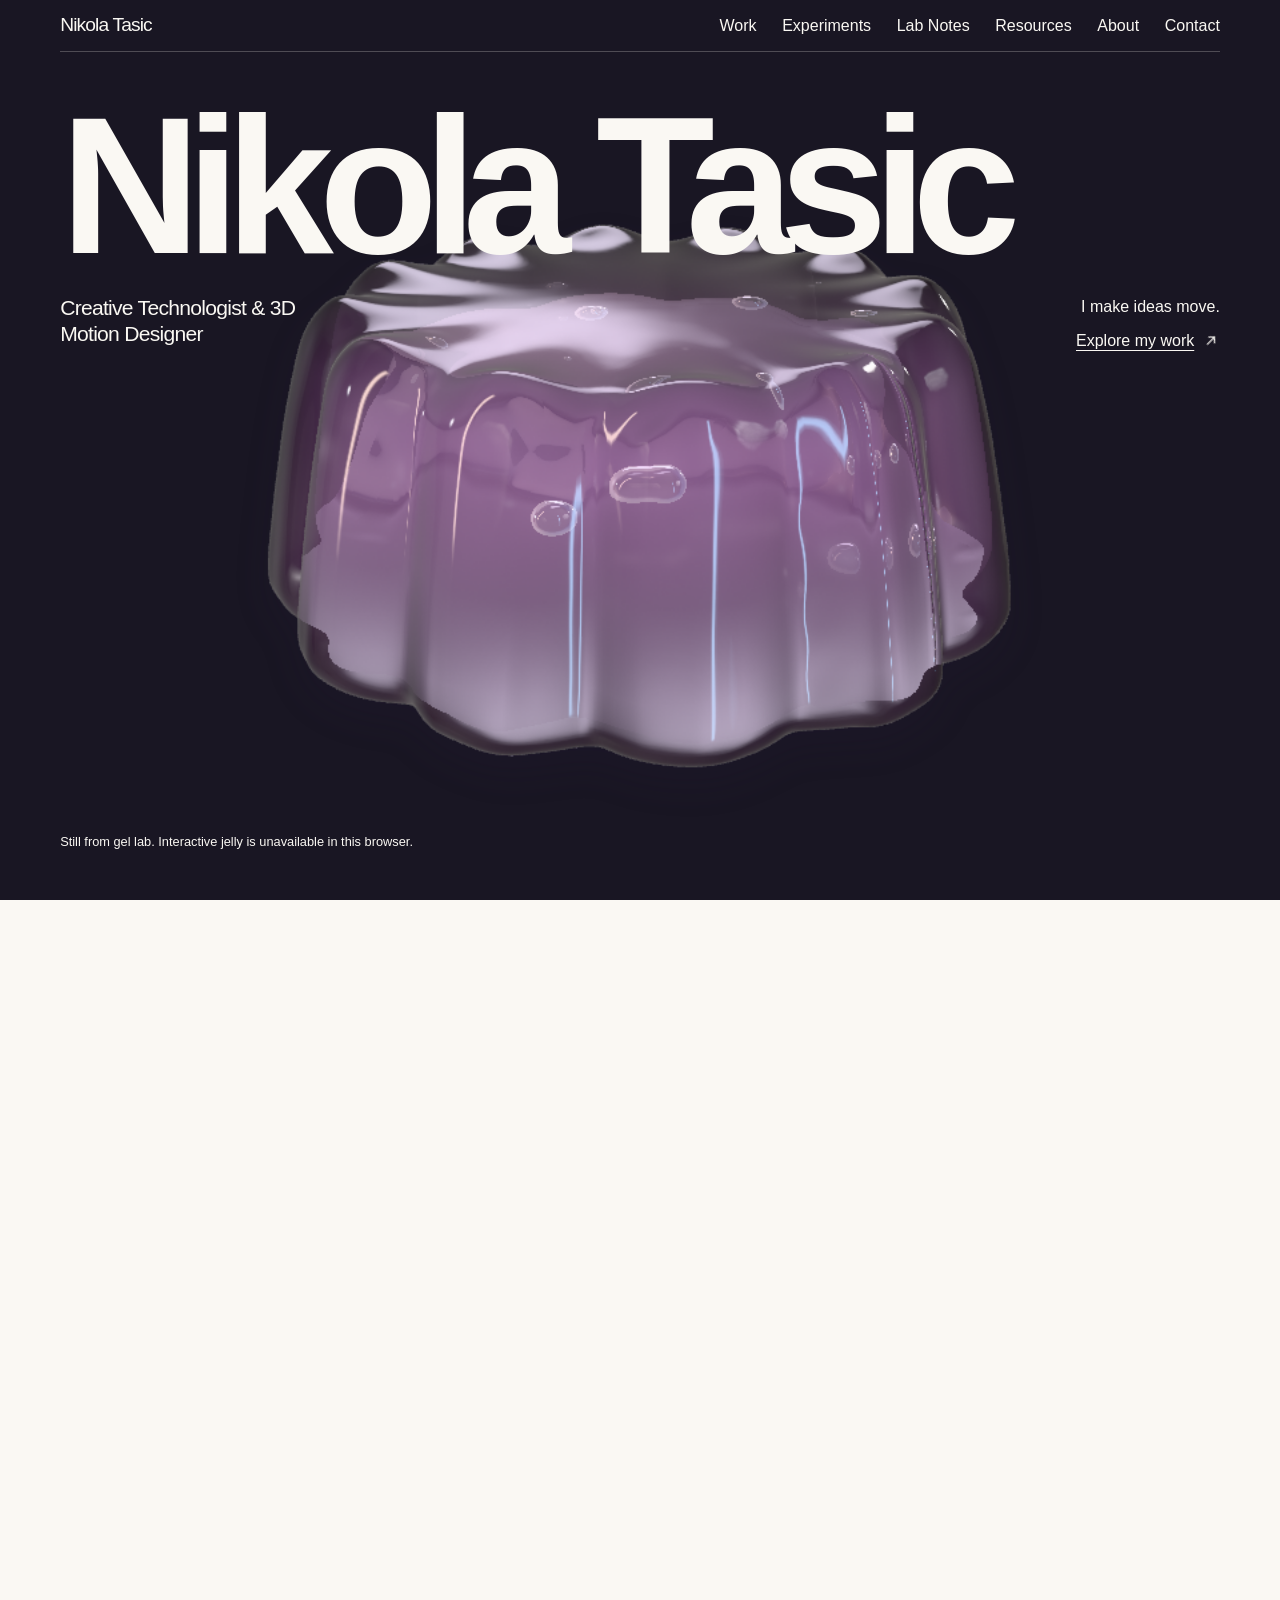
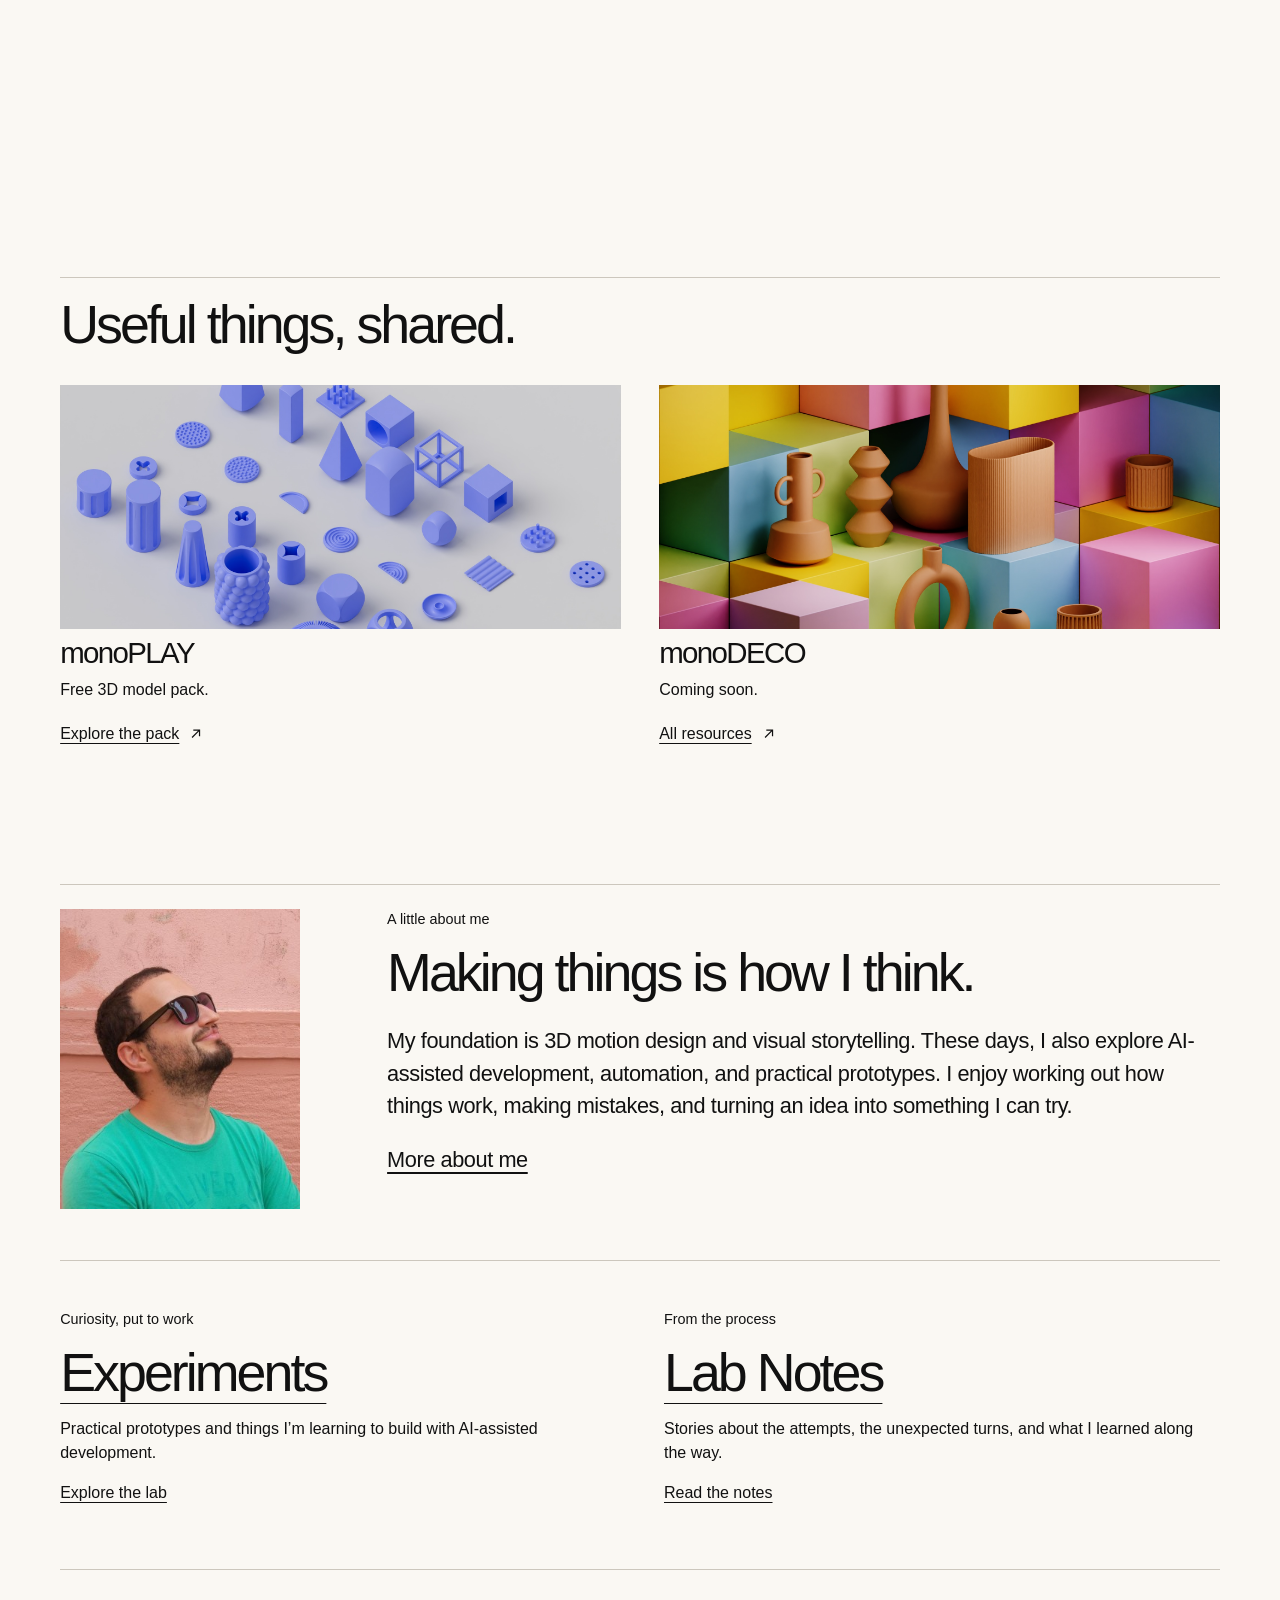
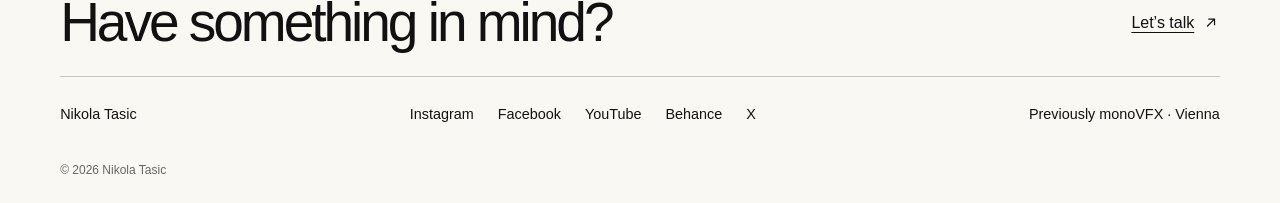
<file: index.html>
<!DOCTYPE html><html lang="en"><head><meta name="robots" content="noindex,nofollow,noarchive"><meta charset="UTF-8"><meta name="viewport" content="width=device-width"><meta name="description" content="Nikola Tasic combines 3D motion design with creative technology, AI-assisted experiments, and useful tools. Previously monoVFX."><meta name="generator" content="Astro v7.1.6"><meta name="theme-color" content="#faf8f3"><link rel="icon" href="/favicon.svg" type="image/svg+xml"><meta property="og:title" content="Nikola Tasic — Creative Technologist &amp; 3D Motion Designer"><meta property="og:description" content="Nikola Tasic combines 3D motion design with creative technology, AI-assisted experiments, and useful tools. Previously monoVFX."><meta property="og:type" content="website"><meta property="og:site_name" content="Nikola Tasic"><meta name="twitter:card" content="summary"><title>Nikola Tasic — Creative Technologist &amp; 3D Motion Designer</title><link rel="stylesheet" href="/_astro/BaseLayout.CbWkrqCH.css"></head><body><a class="skip-link" href="#main-content">Skip to content</a><header class="site-header site-header--overlay"><a class="site-logo" href="/" aria-label="Nikola Tasic home">Nikola Tasic</a><nav class="desktop-nav" aria-label="Primary navigation"><a href="/projects/">Work</a><a href="/experiments/">Experiments</a><a href="/lab-notes/">Lab Notes</a><a href="/free-stuff/">Resources</a><a href="/about/">About</a><a href="/contact/">Contact</a></nav><details class="mobile-nav"><summary><span>Menu</span><span class="mobile-nav__icon" aria-hidden="true"></span></summary><nav aria-label="Mobile navigation"><a href="/projects/">Work</a><a href="/experiments/">Experiments</a><a href="/lab-notes/">Lab Notes</a><a href="/free-stuff/">Resources</a><a href="/about/">About</a><a href="/contact/">Contact</a></nav></details></header><main id="main-content"><section class="hero hero--light hero--jelly-story" aria-label="Introduction and selected work" data-carousel><div class="hero__slides" aria-live="polite"><article class="jelly-story" data-jelly-story data-slide><div class="jelly-story__frame" data-story-frame><div class="jelly-story__backdrop" aria-hidden="true"></div><div class="jelly" data-jelly data-state="waiting" data-shape="fluted" data-color="lilac"><div class="jelly__stage" data-jelly-stage><img class="jelly__poster" src="/jelly/fluted-transparent.png" width="960" height="540" alt="Translucent lilac fluted jelly with air bubbles from my gel lab experiment"><canvas tabindex="0" role="group" aria-label="Interactive jelly. Drag the jelly to stretch; drag the background to rotate. Arrow keys rotate, W wobbles, R resets." aria-describedby="jelly-instructions"></canvas><p class="jelly__caption" aria-hidden="true">Soft studies <span>01 / <span data-jelly-name>Fluted</span></span></p><p class="jelly__hint" id="jelly-instructions">Pull to stretch. Let go to wobble.</p><p class="jelly__loading" data-jelly-loading>Preparing something soft…</p></div><p class="jelly__availability" data-jelly-availability hidden>Still from gel lab. Interactive jelly is unavailable in this browser.</p><div class="jelly__toolbar" data-jelly-toolbar hidden><div class="jelly__shapes" role="group" aria-label="Jelly shape"><span class="jelly__label">Shape</span><div><button type="button" data-jelly-shape="fluted" aria-label="Fluted jelly shape" aria-pressed="true">Fluted</button><button type="button" data-jelly-shape="bloom" aria-label="Bloom jelly shape" aria-pressed="false">Bloom</button><button type="button" data-jelly-shape="dome" aria-label="Dome jelly shape" aria-pressed="false">Dome</button><button type="button" data-jelly-shape="pillow" aria-label="Pillow jelly shape" aria-pressed="false">Pillow</button><button type="button" data-jelly-shape="pebble" aria-label="Pebble jelly shape" aria-pressed="false">Pebble</button><button type="button" data-jelly-shape="twist" aria-label="Twist jelly shape" aria-pressed="false">Twist</button></div></div><div class="jelly__colors" role="group" aria-label="Jelly color"><span class="jelly__label">Color <span data-jelly-color-name>Lilac</span></span><div><button type="button" data-jelly-color="lilac" title="Lilac" aria-label="Lilac jelly color" aria-pressed="true"><span style="--jelly-color:#b49ad8" aria-hidden="true"></span></button><button type="button" data-jelly-color="apricot" title="Apricot" aria-label="Apricot jelly color" aria-pressed="false"><span style="--jelly-color:#f7b58b" aria-hidden="true"></span></button><button type="button" data-jelly-color="mint" title="Mint" aria-label="Mint jelly color" aria-pressed="false"><span style="--jelly-color:#8bd3b0" aria-hidden="true"></span></button><button type="button" data-jelly-color="rose" title="Rose" aria-label="Rose jelly color" aria-pressed="false"><span style="--jelly-color:#e999b3" aria-hidden="true"></span></button><button type="button" data-jelly-color="cobalt" title="Cobalt" aria-label="Cobalt jelly color" aria-pressed="false"><span style="--jelly-color:#7699ed" aria-hidden="true"></span></button><button type="button" data-jelly-color="amber" title="Amber" aria-label="Amber jelly color" aria-pressed="false"><span style="--jelly-color:#e7bd66" aria-hidden="true"></span></button><button type="button" data-jelly-color="aqua" title="Aqua" aria-label="Aqua jelly color" aria-pressed="false"><span style="--jelly-color:#76cdd7" aria-hidden="true"></span></button><button type="button" data-jelly-color="pearl" title="Pearl" aria-label="Pearl jelly color" aria-pressed="false"><span style="--jelly-color:#e4ddd2" aria-hidden="true"></span></button></div></div><div class="jelly__actions" role="group" aria-label="Jelly movement"><button type="button" data-jelly-wobble>Wobble <span aria-hidden="true">↝</span></button><button type="button" data-jelly-reset>Reset</button></div></div><p class="visually-hidden" role="status" aria-live="polite" data-jelly-status>Loading the interactive jelly study.</p><noscript><p class="jelly__fallback-note">A still from my gel lab. Enable JavaScript to play with the jelly.</p></noscript></div><script type="module" src="/_astro/HeroJelly.astro_astro_type_script_index_0_lang.Cu_e0qeb.js"></script><div class="jelly-story__opening" data-story-opening><h1>Nikola Tasic</h1><div class="jelly-story__introduction"><p>Creative Technologist &amp; 3D Motion Designer</p><div><p>I make ideas move.</p><a class="button-link button-link--text" href="/projects/"><span>Explore my work</span><svg aria-hidden="true" viewBox="0 0 20 20"><path d="M4 10h11M11 5l5 5-5 5"></path></svg></a></div></div></div><p class="jelly-story__cue" aria-hidden="true">Pull to stretch <span>Scroll to explore ↓</span></p><div class="jelly-story__dock" data-story-dock aria-hidden="true"></div><div class="jelly-story__description" data-story-description id="jelly-experiment"><p class="eyebrow">01 / Selected experiment</p><h2>gel lab.</h2><p class="jelly-story__body">A browser experiment in soft-body physics, translucent materials and light. Pull the surface and let it settle. Six shapes, eight colors, and a little room to play.</p><p class="jelly-story__details">6 shapes <span>8 colors</span> <span>Made to be played with</span></p></div></div></article><script type="module">var e=e=>Math.max(0,Math.min(1,e)),t=(e,t,n)=>e+(t-e)*n;function n(){document.querySelectorAll(`[data-jelly-story]`).forEach(n=>{let r=n.querySelector(`[data-story-frame]`),i=n.querySelector(`[data-story-dock]`),a=n.querySelector(`[data-story-opening]`),o=n.querySelector(`[data-story-description]`),s=n.querySelector(`[data-jelly-toolbar]`);if(!r||!i||!a||!o||!s)return;let c=matchMedia(`(prefers-reduced-motion: reduce)`),l=new AbortController,u=0,d=()=>{u=0;let l=!c.matches;if(n.dataset.scrollStory=l?`on`:`off`,!l){n.removeAttribute(`style`),a.inert=!1,o.inert=!1,s.inert=!1,n.dataset.progress=`0.000`;return}let d=r.clientWidth,f=r.clientHeight;if(!d||!f)return;let p=e(-n.getBoundingClientRect().top/Math.max(1,n.offsetHeight-f)),m=p*p*(3-2*p),h=i.getBoundingClientRect(),g=r.getBoundingClientRect(),_=h.width/d,v=Math.max(0,(f-h.height/_)/2),y=Math.min(h.height,f*_),b=h.left-g.left,x=h.top-g.top+(h.height-y)/2-v*_;n.style.setProperty(`--story-x`,`${b*m}px`);let S=Math.sin(Math.PI*p)*f*.14;n.style.setProperty(`--story-y`,`${x*m+S}px`),n.style.setProperty(`--story-backdrop-y`,`${-f*p*1.1}px`),n.style.setProperty(`--story-backdrop-opacity`,String(1-e((p-.9)/.1))),n.style.setProperty(`--story-scale`,String(t(1,_,m))),n.style.setProperty(`--story-crop`,`${v*m}px`),n.style.setProperty(`--story-opening`,String(e(1-p*3))),n.style.setProperty(`--story-copy`,String(e((p-.76)/.2)));let C=p<.2?1-p/.2:e((p-.78)/.22);n.style.setProperty(`--story-controls`,String(C)),n.style.setProperty(`--story-ui`,p>.7?`#111111`:`#faf8f3`);let w=Math.max(0,h.left-g.left),T=d-2*w;n.style.setProperty(`--story-controls-x`,`${w}px`),n.style.setProperty(`--story-controls-width`,`${t(T,h.width,m)}px`);let E=s.offsetHeight||72,D=h.top-g.top+y+14;n.style.setProperty(`--story-controls-y`,`${t(f-E-20,D,m)}px`),n.style.setProperty(`--story-note-y`,`${t(f-80,D,m)}px`),a.inert=p>.28,o.inert=p<.94,s.inert=C<.15,n.dataset.progress=p.toFixed(3)},f=()=>{u||=requestAnimationFrame(d)};addEventListener(`scroll`,f,{passive:!0,signal:l.signal}),addEventListener(`resize`,f,{passive:!0,signal:l.signal}),c.addEventListener(`change`,f,{signal:l.signal});let p=new ResizeObserver(f);p.observe(s),p.observe(r),addEventListener(`pagehide`,()=>{cancelAnimationFrame(u),p.disconnect(),l.abort()},{once:!0}),d()})}n();</script></div></section><script type="module">document.querySelectorAll(`[data-carousel]`).forEach(e=>{let t=[...e.querySelectorAll(`[data-slide]`)],n=e.querySelector(`[data-current]`),r=0,i=e=>{r=(e+t.length)%t.length,t.forEach((e,t)=>{e.hidden=t!==r}),n&&(n.textContent=String(r+1))};e.querySelector(`[data-prev]`)?.addEventListener(`click`,()=>i(r-1)),e.querySelector(`[data-next]`)?.addEventListener(`click`,()=>i(r+1))});</script><section class="section-frame section-frame--standard surface-default modular-grid-section" aria-labelledby="grid-useful-things-shared-"><div class="section-inner section-inner--wide"><header class="section-heading reveal"><div><h2 id="grid-useful-things-shared-">Useful things, shared.</h2></div></header><div class="modular-grid modular-grid--two_equal"><div class="modular-grid__column reveal" data-column="1"><figure class="module module-image ratio-landscape"><img src="/uploads/monovfx/monoplay-index.jpg" alt="Blue monoPLAY 3D objects arranged on a light background" loading="lazy" decoding="async"></figure><div class="module module-heading align-left"><h3>monoPLAY</h3></div><div class="module rich-text"><p>Free 3D model pack.</p>
</div><div class="module module-button"><a class="button-link button-link--text" href="/monoplay/"><span>Explore the pack</span><svg aria-hidden="true" viewBox="0 0 20 20"><path d="M4 10h11M11 5l5 5-5 5"></path></svg></a></div></div><div class="modular-grid__column reveal" data-column="2"><figure class="module module-image ratio-landscape"><img src="/uploads/monovfx/monodeco-hero.jpg" alt="Colorful monoDECO vessels arranged on geometric blocks" loading="lazy" decoding="async"></figure><div class="module module-heading align-left"><h3>monoDECO</h3></div><div class="module rich-text"><p>Coming soon.</p>
</div><div class="module module-button"><a class="button-link button-link--text" href="/free-stuff/"><span>All resources</span><svg aria-hidden="true" viewBox="0 0 20 20"><path d="M4 10h11M11 5l5 5-5 5"></path></svg></a></div></div></div></div></section><section class="section-frame section-frame--small surface-default text-image text-image--left" aria-labelledby="text-image-making-things-is-how-i-think-"><div class="section-inner section-inner--wide"><div class="text-image__media reveal"><img src="/uploads/monovfx/nikola-tasic.jpg" alt="Nikola Tasic in sunglasses and a green shirt" loading="lazy" decoding="async"></div><div class="text-image__copy reveal"><p class="eyebrow">A little about me</p><h2 id="text-image-making-things-is-how-i-think-">Making things is how I think.</h2><div class="rich-text rich-text--large"><p>My foundation is 3D motion design and visual storytelling. These days, I also explore AI-assisted development, automation, and practical prototypes. I enjoy working out how things work, making mistakes, and turning an idea into something I can try.</p>
<p><a href="/about/">More about me</a></p>
</div></div></div></section><section class="home-lab" aria-label="Experiments and writing"><div><p class="eyebrow">Curiosity, put to work</p><h2><a href="/experiments/">Experiments</a></h2><p>Practical prototypes and things I’m learning to build with AI-assisted development.</p><a class="text-link" href="/experiments/">Explore the lab</a></div><div><p class="eyebrow">From the process</p><h2><a href="/lab-notes/">Lab Notes</a></h2><p>Stories about the attempts, the unexpected turns, and what I learned along the way.</p><a class="text-link" href="/lab-notes/">Read the notes</a></div></section></main><footer class="site-footer"><div class="site-footer__invitation"><h2>Have something in mind?</h2><a class="button-link button-link--text" href="/contact/"><span>Let’s talk</span><svg aria-hidden="true" viewBox="0 0 20 20"><path d="M4 10h11M11 5l5 5-5 5"></path></svg></a></div><div class="site-footer__main"><a class="site-footer__mark" href="/">Nikola Tasic</a><nav class="social-links social-links--compact" aria-label="Social media"><a href="https://www.instagram.com/monovfx/" target="_blank" rel="noreferrer" aria-label="Instagram" title="Instagram"><svg viewBox="0 0 24 24" aria-hidden="true"><path d="M7.0301.084c-1.2768.0602-2.1487.264-2.911.5634-.7888.3075-1.4575.72-2.1228 1.3877-.6652.6677-1.075 1.3368-1.3802 2.127-.2954.7638-.4956 1.6365-.552 2.914-.0564 1.2775-.0689 1.6882-.0626 4.947.0062 3.2586.0206 3.6671.0825 4.9473.061 1.2765.264 2.1482.5635 2.9107.308.7889.72 1.4573 1.388 2.1228.6679.6655 1.3365 1.0743 2.1285 1.38.7632.295 1.6361.4961 2.9134.552 1.2773.056 1.6884.069 4.9462.0627 3.2578-.0062 3.668-.0207 4.9478-.0814 1.28-.0607 2.147-.2652 2.9098-.5633.7889-.3086 1.4578-.72 2.1228-1.3881.665-.6682 1.0745-1.3378 1.3795-2.1284.2957-.7632.4966-1.636.552-2.9124.056-1.2809.0692-1.6898.063-4.948-.0063-3.2583-.021-3.6668-.0817-4.9465-.0607-1.2797-.264-2.1487-.5633-2.9117-.3084-.7889-.72-1.4568-1.3876-2.1228C21.2982 1.33 20.628.9208 19.8378.6165 19.074.321 18.2017.1197 16.9244.0645 15.6471.0093 15.236-.005 11.977.0014 8.718.0076 8.31.0215 7.0301.0839m.1402 21.6932c-1.17-.0509-1.8053-.2453-2.2287-.408-.5606-.216-.96-.4771-1.3819-.895-.422-.4178-.6811-.8186-.9-1.378-.1644-.4234-.3624-1.058-.4171-2.228-.0595-1.2645-.072-1.6442-.079-4.848-.007-3.2037.0053-3.583.0607-4.848.05-1.169.2456-1.805.408-2.2282.216-.5613.4762-.96.895-1.3816.4188-.4217.8184-.6814 1.3783-.9003.423-.1651 1.0575-.3614 2.227-.4171 1.2655-.06 1.6447-.072 4.848-.079 3.2033-.007 3.5835.005 4.8495.0608 1.169.0508 1.8053.2445 2.228.408.5608.216.96.4754 1.3816.895.4217.4194.6816.8176.9005 1.3787.1653.4217.3617 1.056.4169 2.2263.0602 1.2655.0739 1.645.0796 4.848.0058 3.203-.0055 3.5834-.061 4.848-.051 1.17-.245 1.8055-.408 2.2294-.216.5604-.4763.96-.8954 1.3814-.419.4215-.8181.6811-1.3783.9-.4224.1649-1.0577.3617-2.2262.4174-1.2656.0595-1.6448.072-4.8493.079-3.2045.007-3.5825-.006-4.848-.0608M16.953 5.5864A1.44 1.44 0 1 0 18.39 4.144a1.44 1.44 0 0 0-1.437 1.4424M5.8385 12.012c.0067 3.4032 2.7706 6.1557 6.173 6.1493 3.4026-.0065 6.157-2.7701 6.1506-6.1733-.0065-3.4032-2.771-6.1565-6.174-6.1498-3.403.0067-6.156 2.771-6.1496 6.1738M8 12.0077a4 4 0 1 1 4.008 3.9921A3.9996 3.9996 0 0 1 8 12.0077"></path></svg><span>Instagram</span></a><a href="https://www.facebook.com/monovfx/" target="_blank" rel="noreferrer" aria-label="Facebook" title="Facebook"><svg viewBox="0 0 24 24" aria-hidden="true"><path d="M9.101 23.691v-7.98H6.627v-3.667h2.474v-1.58c0-4.085 1.848-5.978 5.858-5.978.401 0 .955.042 1.468.103a8.68 8.68 0 0 1 1.141.195v3.325a8.623 8.623 0 0 0-.653-.036 26.805 26.805 0 0 0-.733-.009c-.707 0-1.259.096-1.675.309a1.686 1.686 0 0 0-.679.622c-.258.42-.374.995-.374 1.752v1.297h3.919l-.386 2.103-.287 1.564h-3.246v8.245C19.396 23.238 24 18.179 24 12.044c0-6.627-5.373-12-12-12s-12 5.373-12 12c0 5.628 3.874 10.35 9.101 11.647Z"></path></svg><span>Facebook</span></a><a href="https://www.youtube.com/user/monovfx/" target="_blank" rel="noreferrer" aria-label="YouTube" title="YouTube"><svg viewBox="0 0 24 24" aria-hidden="true"><path d="M23.498 6.186a3.016 3.016 0 0 0-2.122-2.136C19.505 3.545 12 3.545 12 3.545s-7.505 0-9.377.505A3.017 3.017 0 0 0 .502 6.186C0 8.07 0 12 0 12s0 3.93.502 5.814a3.016 3.016 0 0 0 2.122 2.136c1.871.505 9.376.505 9.376.505s7.505 0 9.377-.505a3.015 3.015 0 0 0 2.122-2.136C24 15.93 24 12 24 12s0-3.93-.502-5.814zM9.545 15.568V8.432L15.818 12l-6.273 3.568z"></path></svg><span>YouTube</span></a><a href="https://www.behance.net/monovfx" target="_blank" rel="noreferrer" aria-label="Behance" title="Behance"><svg viewBox="0 0 24 24" aria-hidden="true"><path d="M16.969 16.927a2.561 2.561 0 0 0 1.901.677 2.501 2.501 0 0 0 1.531-.475c.362-.235.636-.584.779-.99h2.585a5.091 5.091 0 0 1-1.9 2.896 5.292 5.292 0 0 1-3.091.88 5.839 5.839 0 0 1-2.284-.433 4.871 4.871 0 0 1-1.723-1.211 5.657 5.657 0 0 1-1.08-1.874 7.057 7.057 0 0 1-.383-2.393c-.005-.8.129-1.595.396-2.349a5.313 5.313 0 0 1 5.088-3.604 4.87 4.87 0 0 1 2.376.563c.661.362 1.231.87 1.668 1.485a6.2 6.2 0 0 1 .943 2.133c.194.821.263 1.666.205 2.508h-7.699c-.063.79.184 1.574.688 2.187ZM6.947 4.084a8.065 8.065 0 0 1 1.928.198 4.29 4.29 0 0 1 1.49.638c.418.303.748.711.958 1.182.241.579.357 1.203.341 1.83a3.506 3.506 0 0 1-.506 1.961 3.726 3.726 0 0 1-1.503 1.287 3.588 3.588 0 0 1 2.027 1.437c.464.747.697 1.615.67 2.494a4.593 4.593 0 0 1-.423 2.032 3.945 3.945 0 0 1-1.163 1.413 5.114 5.114 0 0 1-1.683.807 7.135 7.135 0 0 1-1.928.259H0V4.084h6.947Zm-.235 12.9c.308.004.616-.029.916-.099a2.18 2.18 0 0 0 .766-.332c.228-.158.411-.371.534-.619.142-.317.208-.663.191-1.009a2.08 2.08 0 0 0-.642-1.715 2.618 2.618 0 0 0-1.696-.505h-3.54v4.279h3.471Zm13.635-5.967a2.13 2.13 0 0 0-1.654-.619 2.336 2.336 0 0 0-1.163.259 2.474 2.474 0 0 0-.738.62 2.359 2.359 0 0 0-.396.792c-.074.239-.12.485-.137.734h4.769a3.239 3.239 0 0 0-.679-1.785l-.002-.001Zm-13.813-.648a2.254 2.254 0 0 0 1.423-.433c.399-.355.607-.88.56-1.413a1.916 1.916 0 0 0-.178-.891 1.298 1.298 0 0 0-.495-.533 1.851 1.851 0 0 0-.711-.274 3.966 3.966 0 0 0-.835-.073H3.241v3.631h3.293v-.014ZM21.62 5.122h-5.976v1.527h5.976V5.122Z"></path></svg><span>Behance</span></a><a href="https://twitter.com/monovfx" target="_blank" rel="noreferrer" aria-label="X" title="X"><svg viewBox="0 0 24 24" aria-hidden="true"><path d="M14.234 10.162 22.977 0h-2.072l-7.591 8.824L7.251 0H.258l9.168 13.343L.258 24H2.33l8.016-9.318L16.749 24h6.993zm-2.837 3.299-.929-1.329L3.076 1.56h3.182l5.965 8.532.929 1.329 7.754 11.09h-3.182z"></path></svg><span>X</span></a></nav><p>Previously monoVFX · Vienna</p></div><p class="site-footer__credit">© 2026 Nikola Tasic</p></footer><script type="module">var e=window.matchMedia(`(prefers-reduced-motion: reduce)`).matches,t=[...document.querySelectorAll(`.reveal`)];if(e)t.forEach(e=>e.classList.add(`is-visible`));else{let e=new IntersectionObserver(t=>{t.forEach(t=>{t.isIntersecting&&(t.target.classList.add(`is-visible`),e.unobserve(t.target))})},{rootMargin:`0px 0px -8% 0px`,threshold:.12});t.forEach(t=>e.observe(t))}</script></body></html>
</file>
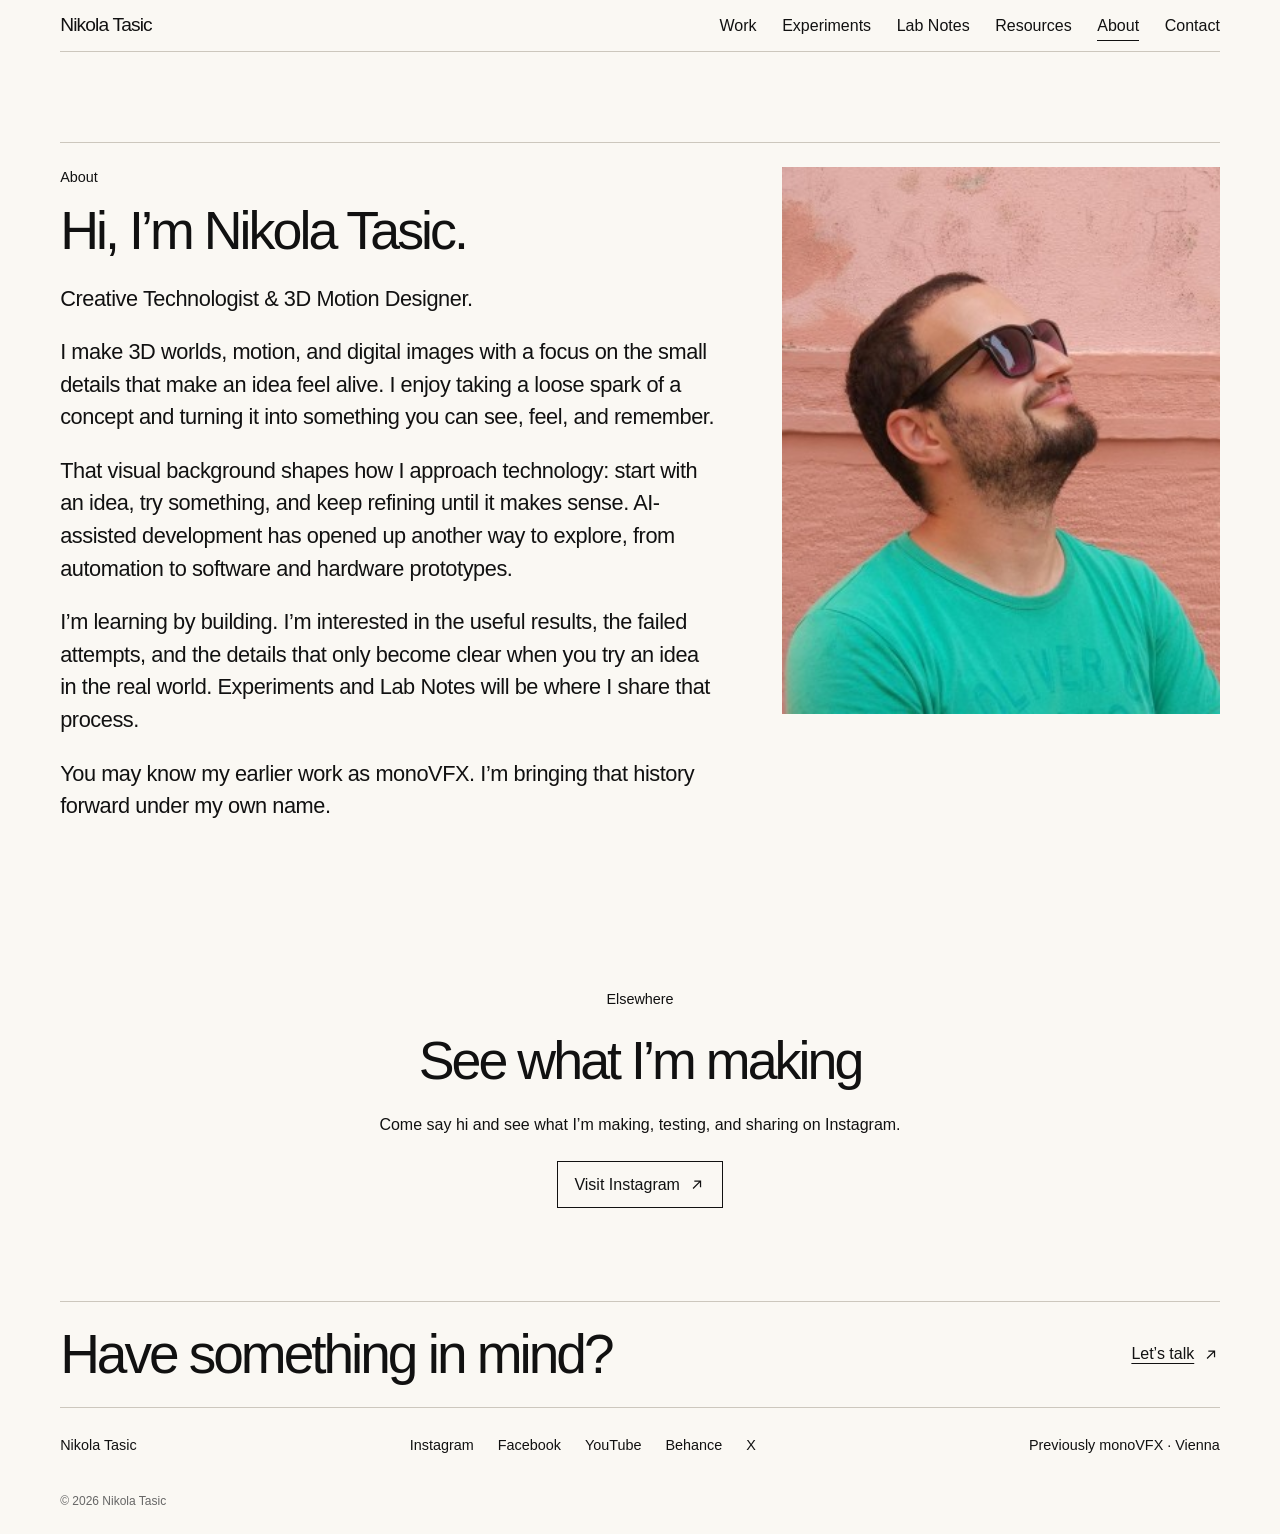
<file: about/index.html>
<!DOCTYPE html><html lang="en"><head><meta name="robots" content="noindex,nofollow,noarchive"><meta charset="UTF-8"><meta name="viewport" content="width=device-width"><meta name="description" content="Meet Nikola Tasic, a creative technologist and 3D motion designer exploring useful tools and AI-assisted experiments. Previously monoVFX."><meta name="generator" content="Astro v7.1.6"><meta name="theme-color" content="#faf8f3"><link rel="icon" href="/favicon.svg" type="image/svg+xml"><meta property="og:title" content="About — Nikola Tasic"><meta property="og:description" content="Meet Nikola Tasic, a creative technologist and 3D motion designer exploring useful tools and AI-assisted experiments. Previously monoVFX."><meta property="og:type" content="website"><meta property="og:site_name" content="Nikola Tasic"><meta name="twitter:card" content="summary"><title>About — Nikola Tasic</title><link rel="stylesheet" href="/_astro/BaseLayout.CbWkrqCH.css"></head><body><a class="skip-link" href="#main-content">Skip to content</a><header class="site-header"><a class="site-logo" href="/" aria-label="Nikola Tasic home">Nikola Tasic</a><nav class="desktop-nav" aria-label="Primary navigation"><a href="/projects/">Work</a><a href="/experiments/">Experiments</a><a href="/lab-notes/">Lab Notes</a><a href="/free-stuff/">Resources</a><a href="/about/" aria-current="page">About</a><a href="/contact/">Contact</a></nav><details class="mobile-nav"><summary><span>Menu</span><span class="mobile-nav__icon" aria-hidden="true"></span></summary><nav aria-label="Mobile navigation"><a href="/projects/">Work</a><a href="/experiments/">Experiments</a><a href="/lab-notes/">Lab Notes</a><a href="/free-stuff/">Resources</a><a href="/about/" aria-current="page">About</a><a href="/contact/">Contact</a></nav></details></header><main id="main-content"><h1 class="visually-hidden">About</h1><section class="section-frame section-frame--large surface-default text-image text-image--right" aria-labelledby="text-image-hi-i-m-nikola-tasic-"><div class="section-inner section-inner--contained"><div class="text-image__media reveal"><img src="/uploads/monovfx/nikola-tasic.jpg" alt="Portrait of Nikola Tasic" loading="lazy" decoding="async"></div><div class="text-image__copy reveal"><p class="eyebrow">About</p><h2 id="text-image-hi-i-m-nikola-tasic-">Hi, I’m Nikola Tasic.</h2><div class="rich-text rich-text--large"><p><strong>Creative Technologist &amp; 3D Motion Designer.</strong></p>
<p>I make 3D worlds, motion, and digital images with a focus on the small details that make an idea feel alive. I enjoy taking a loose spark of a concept and turning it into something you can see, feel, and remember.</p>
<p>That visual background shapes how I approach technology: start with an idea, try something, and keep refining until it makes sense. AI-assisted development has opened up another way to explore, from automation to software and hardware prototypes.</p>
<p>I’m learning by building. I’m interested in the useful results, the failed attempts, and the details that only become clear when you try an idea in the real world. Experiments and Lab Notes will be where I share that process.</p>
<p>You may know my earlier work as monoVFX. I’m bringing that history forward under my own name.</p>
</div></div></div></section><section class="section-frame section-frame--standard surface-default cta-section align-center" aria-labelledby="cta-see-what-i-m-making"><div class="section-inner section-inner--contained"><div class="cta-section__content reveal"><p class="eyebrow">Elsewhere</p><h2 id="cta-see-what-i-m-making">See what I’m making</h2><p>Come say hi and see what I’m making, testing, and sharing on Instagram.</p><a class="button-link button-link--primary" href="https://www.instagram.com/monovfx/" target="_blank" rel="noreferrer"><span>Visit Instagram</span><svg aria-hidden="true" viewBox="0 0 20 20"><path d="M4 10h11M11 5l5 5-5 5"></path></svg></a></div></div></section></main><footer class="site-footer"><div class="site-footer__invitation"><h2>Have something in mind?</h2><a class="button-link button-link--text" href="/contact/"><span>Let’s talk</span><svg aria-hidden="true" viewBox="0 0 20 20"><path d="M4 10h11M11 5l5 5-5 5"></path></svg></a></div><div class="site-footer__main"><a class="site-footer__mark" href="/">Nikola Tasic</a><nav class="social-links social-links--compact" aria-label="Social media"><a href="https://www.instagram.com/monovfx/" target="_blank" rel="noreferrer" aria-label="Instagram" title="Instagram"><svg viewBox="0 0 24 24" aria-hidden="true"><path d="M7.0301.084c-1.2768.0602-2.1487.264-2.911.5634-.7888.3075-1.4575.72-2.1228 1.3877-.6652.6677-1.075 1.3368-1.3802 2.127-.2954.7638-.4956 1.6365-.552 2.914-.0564 1.2775-.0689 1.6882-.0626 4.947.0062 3.2586.0206 3.6671.0825 4.9473.061 1.2765.264 2.1482.5635 2.9107.308.7889.72 1.4573 1.388 2.1228.6679.6655 1.3365 1.0743 2.1285 1.38.7632.295 1.6361.4961 2.9134.552 1.2773.056 1.6884.069 4.9462.0627 3.2578-.0062 3.668-.0207 4.9478-.0814 1.28-.0607 2.147-.2652 2.9098-.5633.7889-.3086 1.4578-.72 2.1228-1.3881.665-.6682 1.0745-1.3378 1.3795-2.1284.2957-.7632.4966-1.636.552-2.9124.056-1.2809.0692-1.6898.063-4.948-.0063-3.2583-.021-3.6668-.0817-4.9465-.0607-1.2797-.264-2.1487-.5633-2.9117-.3084-.7889-.72-1.4568-1.3876-2.1228C21.2982 1.33 20.628.9208 19.8378.6165 19.074.321 18.2017.1197 16.9244.0645 15.6471.0093 15.236-.005 11.977.0014 8.718.0076 8.31.0215 7.0301.0839m.1402 21.6932c-1.17-.0509-1.8053-.2453-2.2287-.408-.5606-.216-.96-.4771-1.3819-.895-.422-.4178-.6811-.8186-.9-1.378-.1644-.4234-.3624-1.058-.4171-2.228-.0595-1.2645-.072-1.6442-.079-4.848-.007-3.2037.0053-3.583.0607-4.848.05-1.169.2456-1.805.408-2.2282.216-.5613.4762-.96.895-1.3816.4188-.4217.8184-.6814 1.3783-.9003.423-.1651 1.0575-.3614 2.227-.4171 1.2655-.06 1.6447-.072 4.848-.079 3.2033-.007 3.5835.005 4.8495.0608 1.169.0508 1.8053.2445 2.228.408.5608.216.96.4754 1.3816.895.4217.4194.6816.8176.9005 1.3787.1653.4217.3617 1.056.4169 2.2263.0602 1.2655.0739 1.645.0796 4.848.0058 3.203-.0055 3.5834-.061 4.848-.051 1.17-.245 1.8055-.408 2.2294-.216.5604-.4763.96-.8954 1.3814-.419.4215-.8181.6811-1.3783.9-.4224.1649-1.0577.3617-2.2262.4174-1.2656.0595-1.6448.072-4.8493.079-3.2045.007-3.5825-.006-4.848-.0608M16.953 5.5864A1.44 1.44 0 1 0 18.39 4.144a1.44 1.44 0 0 0-1.437 1.4424M5.8385 12.012c.0067 3.4032 2.7706 6.1557 6.173 6.1493 3.4026-.0065 6.157-2.7701 6.1506-6.1733-.0065-3.4032-2.771-6.1565-6.174-6.1498-3.403.0067-6.156 2.771-6.1496 6.1738M8 12.0077a4 4 0 1 1 4.008 3.9921A3.9996 3.9996 0 0 1 8 12.0077"></path></svg><span>Instagram</span></a><a href="https://www.facebook.com/monovfx/" target="_blank" rel="noreferrer" aria-label="Facebook" title="Facebook"><svg viewBox="0 0 24 24" aria-hidden="true"><path d="M9.101 23.691v-7.98H6.627v-3.667h2.474v-1.58c0-4.085 1.848-5.978 5.858-5.978.401 0 .955.042 1.468.103a8.68 8.68 0 0 1 1.141.195v3.325a8.623 8.623 0 0 0-.653-.036 26.805 26.805 0 0 0-.733-.009c-.707 0-1.259.096-1.675.309a1.686 1.686 0 0 0-.679.622c-.258.42-.374.995-.374 1.752v1.297h3.919l-.386 2.103-.287 1.564h-3.246v8.245C19.396 23.238 24 18.179 24 12.044c0-6.627-5.373-12-12-12s-12 5.373-12 12c0 5.628 3.874 10.35 9.101 11.647Z"></path></svg><span>Facebook</span></a><a href="https://www.youtube.com/user/monovfx/" target="_blank" rel="noreferrer" aria-label="YouTube" title="YouTube"><svg viewBox="0 0 24 24" aria-hidden="true"><path d="M23.498 6.186a3.016 3.016 0 0 0-2.122-2.136C19.505 3.545 12 3.545 12 3.545s-7.505 0-9.377.505A3.017 3.017 0 0 0 .502 6.186C0 8.07 0 12 0 12s0 3.93.502 5.814a3.016 3.016 0 0 0 2.122 2.136c1.871.505 9.376.505 9.376.505s7.505 0 9.377-.505a3.015 3.015 0 0 0 2.122-2.136C24 15.93 24 12 24 12s0-3.93-.502-5.814zM9.545 15.568V8.432L15.818 12l-6.273 3.568z"></path></svg><span>YouTube</span></a><a href="https://www.behance.net/monovfx" target="_blank" rel="noreferrer" aria-label="Behance" title="Behance"><svg viewBox="0 0 24 24" aria-hidden="true"><path d="M16.969 16.927a2.561 2.561 0 0 0 1.901.677 2.501 2.501 0 0 0 1.531-.475c.362-.235.636-.584.779-.99h2.585a5.091 5.091 0 0 1-1.9 2.896 5.292 5.292 0 0 1-3.091.88 5.839 5.839 0 0 1-2.284-.433 4.871 4.871 0 0 1-1.723-1.211 5.657 5.657 0 0 1-1.08-1.874 7.057 7.057 0 0 1-.383-2.393c-.005-.8.129-1.595.396-2.349a5.313 5.313 0 0 1 5.088-3.604 4.87 4.87 0 0 1 2.376.563c.661.362 1.231.87 1.668 1.485a6.2 6.2 0 0 1 .943 2.133c.194.821.263 1.666.205 2.508h-7.699c-.063.79.184 1.574.688 2.187ZM6.947 4.084a8.065 8.065 0 0 1 1.928.198 4.29 4.29 0 0 1 1.49.638c.418.303.748.711.958 1.182.241.579.357 1.203.341 1.83a3.506 3.506 0 0 1-.506 1.961 3.726 3.726 0 0 1-1.503 1.287 3.588 3.588 0 0 1 2.027 1.437c.464.747.697 1.615.67 2.494a4.593 4.593 0 0 1-.423 2.032 3.945 3.945 0 0 1-1.163 1.413 5.114 5.114 0 0 1-1.683.807 7.135 7.135 0 0 1-1.928.259H0V4.084h6.947Zm-.235 12.9c.308.004.616-.029.916-.099a2.18 2.18 0 0 0 .766-.332c.228-.158.411-.371.534-.619.142-.317.208-.663.191-1.009a2.08 2.08 0 0 0-.642-1.715 2.618 2.618 0 0 0-1.696-.505h-3.54v4.279h3.471Zm13.635-5.967a2.13 2.13 0 0 0-1.654-.619 2.336 2.336 0 0 0-1.163.259 2.474 2.474 0 0 0-.738.62 2.359 2.359 0 0 0-.396.792c-.074.239-.12.485-.137.734h4.769a3.239 3.239 0 0 0-.679-1.785l-.002-.001Zm-13.813-.648a2.254 2.254 0 0 0 1.423-.433c.399-.355.607-.88.56-1.413a1.916 1.916 0 0 0-.178-.891 1.298 1.298 0 0 0-.495-.533 1.851 1.851 0 0 0-.711-.274 3.966 3.966 0 0 0-.835-.073H3.241v3.631h3.293v-.014ZM21.62 5.122h-5.976v1.527h5.976V5.122Z"></path></svg><span>Behance</span></a><a href="https://twitter.com/monovfx" target="_blank" rel="noreferrer" aria-label="X" title="X"><svg viewBox="0 0 24 24" aria-hidden="true"><path d="M14.234 10.162 22.977 0h-2.072l-7.591 8.824L7.251 0H.258l9.168 13.343L.258 24H2.33l8.016-9.318L16.749 24h6.993zm-2.837 3.299-.929-1.329L3.076 1.56h3.182l5.965 8.532.929 1.329 7.754 11.09h-3.182z"></path></svg><span>X</span></a></nav><p>Previously monoVFX · Vienna</p></div><p class="site-footer__credit">© 2026 Nikola Tasic</p></footer><script type="module">var e=window.matchMedia(`(prefers-reduced-motion: reduce)`).matches,t=[...document.querySelectorAll(`.reveal`)];if(e)t.forEach(e=>e.classList.add(`is-visible`));else{let e=new IntersectionObserver(t=>{t.forEach(t=>{t.isIntersecting&&(t.target.classList.add(`is-visible`),e.unobserve(t.target))})},{rootMargin:`0px 0px -8% 0px`,threshold:.12});t.forEach(t=>e.observe(t))}</script></body></html>
</file>
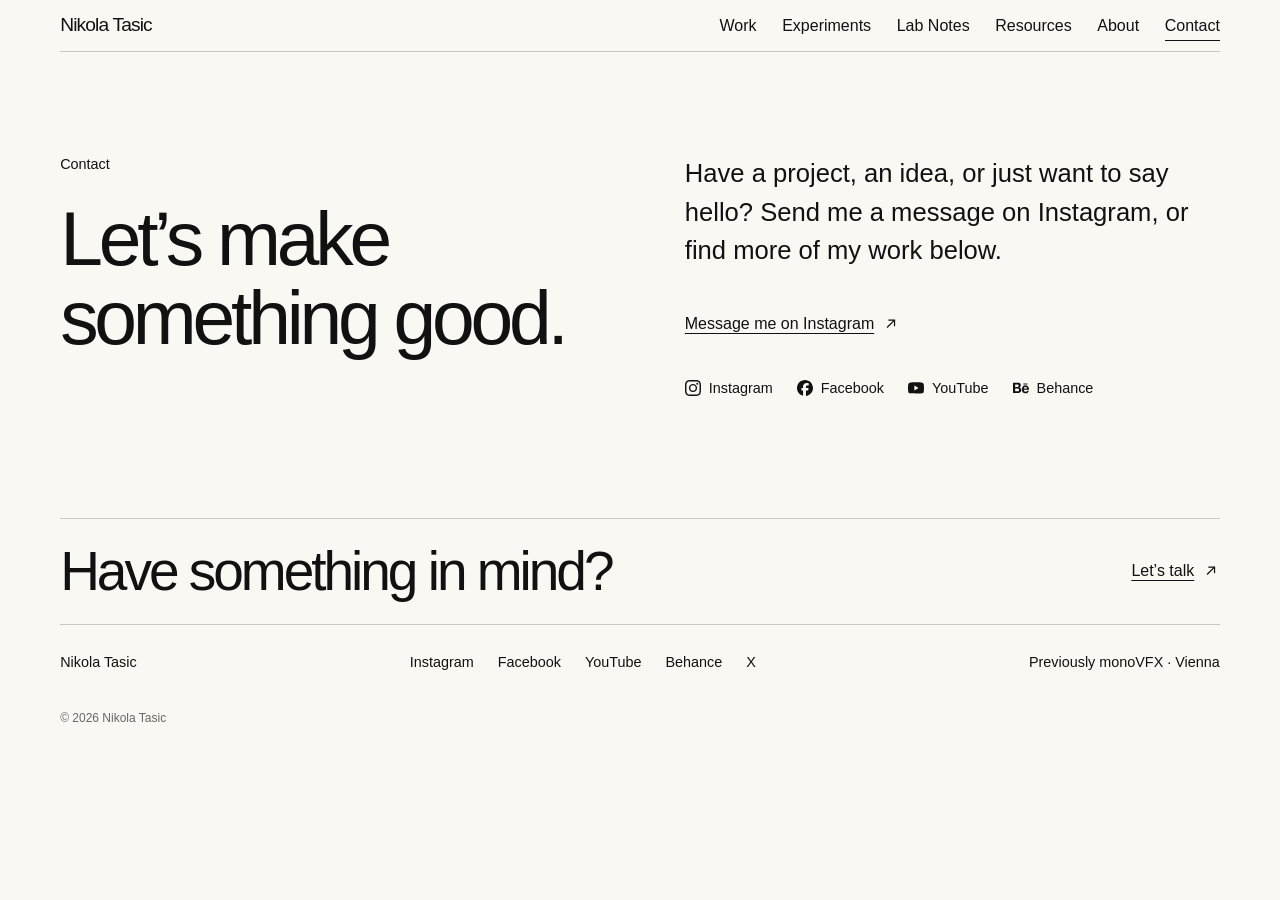
<file: contact/index.html>
<!DOCTYPE html><html lang="en"><head><meta name="robots" content="noindex,nofollow,noarchive"><meta charset="UTF-8"><meta name="viewport" content="width=device-width"><meta name="description" content="Get in touch with Nikola Tasic about 3D motion, visual work, or a good idea worth exploring."><meta name="generator" content="Astro v7.1.6"><meta name="theme-color" content="#faf8f3"><link rel="icon" href="/favicon.svg" type="image/svg+xml"><meta property="og:title" content="Contact — Nikola Tasic"><meta property="og:description" content="Get in touch with Nikola Tasic about 3D motion, visual work, or a good idea worth exploring."><meta property="og:type" content="website"><meta property="og:site_name" content="Nikola Tasic"><meta name="twitter:card" content="summary"><title>Contact — Nikola Tasic</title><link rel="stylesheet" href="/_astro/BaseLayout.CbWkrqCH.css"></head><body><a class="skip-link" href="#main-content">Skip to content</a><header class="site-header"><a class="site-logo" href="/" aria-label="Nikola Tasic home">Nikola Tasic</a><nav class="desktop-nav" aria-label="Primary navigation"><a href="/projects/">Work</a><a href="/experiments/">Experiments</a><a href="/lab-notes/">Lab Notes</a><a href="/free-stuff/">Resources</a><a href="/about/">About</a><a href="/contact/" aria-current="page">Contact</a></nav><details class="mobile-nav"><summary><span>Menu</span><span class="mobile-nav__icon" aria-hidden="true"></span></summary><nav aria-label="Mobile navigation"><a href="/projects/">Work</a><a href="/experiments/">Experiments</a><a href="/lab-notes/">Lab Notes</a><a href="/free-stuff/">Resources</a><a href="/about/">About</a><a href="/contact/" aria-current="page">Contact</a></nav></details></header><main id="main-content"><section class="contact-content" aria-labelledby="contact-heading"><div class="contact-content__intro"><p class="eyebrow">Contact</p><h1 id="contact-heading">Let’s make something good.</h1></div><div class="contact-direct"><div class="module rich-text"><p>Have a project, an idea, or just want to say hello? Send me a message on Instagram, or find more of my work below.</p>
</div><div class="module module-button"><a class="button-link button-link--text" href="https://www.instagram.com/monovfx/" target="_blank" rel="noreferrer"><span>Message me on Instagram</span><svg aria-hidden="true" viewBox="0 0 20 20"><path d="M4 10h11M11 5l5 5-5 5"></path></svg></a></div><nav class="social-links" aria-label="Social media"><a href="https://www.instagram.com/monovfx/" target="_blank" rel="noreferrer" aria-label="Instagram" title="Instagram"><svg viewBox="0 0 24 24" aria-hidden="true"><path d="M7.0301.084c-1.2768.0602-2.1487.264-2.911.5634-.7888.3075-1.4575.72-2.1228 1.3877-.6652.6677-1.075 1.3368-1.3802 2.127-.2954.7638-.4956 1.6365-.552 2.914-.0564 1.2775-.0689 1.6882-.0626 4.947.0062 3.2586.0206 3.6671.0825 4.9473.061 1.2765.264 2.1482.5635 2.9107.308.7889.72 1.4573 1.388 2.1228.6679.6655 1.3365 1.0743 2.1285 1.38.7632.295 1.6361.4961 2.9134.552 1.2773.056 1.6884.069 4.9462.0627 3.2578-.0062 3.668-.0207 4.9478-.0814 1.28-.0607 2.147-.2652 2.9098-.5633.7889-.3086 1.4578-.72 2.1228-1.3881.665-.6682 1.0745-1.3378 1.3795-2.1284.2957-.7632.4966-1.636.552-2.9124.056-1.2809.0692-1.6898.063-4.948-.0063-3.2583-.021-3.6668-.0817-4.9465-.0607-1.2797-.264-2.1487-.5633-2.9117-.3084-.7889-.72-1.4568-1.3876-2.1228C21.2982 1.33 20.628.9208 19.8378.6165 19.074.321 18.2017.1197 16.9244.0645 15.6471.0093 15.236-.005 11.977.0014 8.718.0076 8.31.0215 7.0301.0839m.1402 21.6932c-1.17-.0509-1.8053-.2453-2.2287-.408-.5606-.216-.96-.4771-1.3819-.895-.422-.4178-.6811-.8186-.9-1.378-.1644-.4234-.3624-1.058-.4171-2.228-.0595-1.2645-.072-1.6442-.079-4.848-.007-3.2037.0053-3.583.0607-4.848.05-1.169.2456-1.805.408-2.2282.216-.5613.4762-.96.895-1.3816.4188-.4217.8184-.6814 1.3783-.9003.423-.1651 1.0575-.3614 2.227-.4171 1.2655-.06 1.6447-.072 4.848-.079 3.2033-.007 3.5835.005 4.8495.0608 1.169.0508 1.8053.2445 2.228.408.5608.216.96.4754 1.3816.895.4217.4194.6816.8176.9005 1.3787.1653.4217.3617 1.056.4169 2.2263.0602 1.2655.0739 1.645.0796 4.848.0058 3.203-.0055 3.5834-.061 4.848-.051 1.17-.245 1.8055-.408 2.2294-.216.5604-.4763.96-.8954 1.3814-.419.4215-.8181.6811-1.3783.9-.4224.1649-1.0577.3617-2.2262.4174-1.2656.0595-1.6448.072-4.8493.079-3.2045.007-3.5825-.006-4.848-.0608M16.953 5.5864A1.44 1.44 0 1 0 18.39 4.144a1.44 1.44 0 0 0-1.437 1.4424M5.8385 12.012c.0067 3.4032 2.7706 6.1557 6.173 6.1493 3.4026-.0065 6.157-2.7701 6.1506-6.1733-.0065-3.4032-2.771-6.1565-6.174-6.1498-3.403.0067-6.156 2.771-6.1496 6.1738M8 12.0077a4 4 0 1 1 4.008 3.9921A3.9996 3.9996 0 0 1 8 12.0077"></path></svg><span>Instagram</span></a><a href="https://www.facebook.com/monovfx/" target="_blank" rel="noreferrer" aria-label="Facebook" title="Facebook"><svg viewBox="0 0 24 24" aria-hidden="true"><path d="M9.101 23.691v-7.98H6.627v-3.667h2.474v-1.58c0-4.085 1.848-5.978 5.858-5.978.401 0 .955.042 1.468.103a8.68 8.68 0 0 1 1.141.195v3.325a8.623 8.623 0 0 0-.653-.036 26.805 26.805 0 0 0-.733-.009c-.707 0-1.259.096-1.675.309a1.686 1.686 0 0 0-.679.622c-.258.42-.374.995-.374 1.752v1.297h3.919l-.386 2.103-.287 1.564h-3.246v8.245C19.396 23.238 24 18.179 24 12.044c0-6.627-5.373-12-12-12s-12 5.373-12 12c0 5.628 3.874 10.35 9.101 11.647Z"></path></svg><span>Facebook</span></a><a href="https://www.youtube.com/user/monovfx/" target="_blank" rel="noreferrer" aria-label="YouTube" title="YouTube"><svg viewBox="0 0 24 24" aria-hidden="true"><path d="M23.498 6.186a3.016 3.016 0 0 0-2.122-2.136C19.505 3.545 12 3.545 12 3.545s-7.505 0-9.377.505A3.017 3.017 0 0 0 .502 6.186C0 8.07 0 12 0 12s0 3.93.502 5.814a3.016 3.016 0 0 0 2.122 2.136c1.871.505 9.376.505 9.376.505s7.505 0 9.377-.505a3.015 3.015 0 0 0 2.122-2.136C24 15.93 24 12 24 12s0-3.93-.502-5.814zM9.545 15.568V8.432L15.818 12l-6.273 3.568z"></path></svg><span>YouTube</span></a><a href="https://www.behance.net/monovfx" target="_blank" rel="noreferrer" aria-label="Behance" title="Behance"><svg viewBox="0 0 24 24" aria-hidden="true"><path d="M16.969 16.927a2.561 2.561 0 0 0 1.901.677 2.501 2.501 0 0 0 1.531-.475c.362-.235.636-.584.779-.99h2.585a5.091 5.091 0 0 1-1.9 2.896 5.292 5.292 0 0 1-3.091.88 5.839 5.839 0 0 1-2.284-.433 4.871 4.871 0 0 1-1.723-1.211 5.657 5.657 0 0 1-1.08-1.874 7.057 7.057 0 0 1-.383-2.393c-.005-.8.129-1.595.396-2.349a5.313 5.313 0 0 1 5.088-3.604 4.87 4.87 0 0 1 2.376.563c.661.362 1.231.87 1.668 1.485a6.2 6.2 0 0 1 .943 2.133c.194.821.263 1.666.205 2.508h-7.699c-.063.79.184 1.574.688 2.187ZM6.947 4.084a8.065 8.065 0 0 1 1.928.198 4.29 4.29 0 0 1 1.49.638c.418.303.748.711.958 1.182.241.579.357 1.203.341 1.83a3.506 3.506 0 0 1-.506 1.961 3.726 3.726 0 0 1-1.503 1.287 3.588 3.588 0 0 1 2.027 1.437c.464.747.697 1.615.67 2.494a4.593 4.593 0 0 1-.423 2.032 3.945 3.945 0 0 1-1.163 1.413 5.114 5.114 0 0 1-1.683.807 7.135 7.135 0 0 1-1.928.259H0V4.084h6.947Zm-.235 12.9c.308.004.616-.029.916-.099a2.18 2.18 0 0 0 .766-.332c.228-.158.411-.371.534-.619.142-.317.208-.663.191-1.009a2.08 2.08 0 0 0-.642-1.715 2.618 2.618 0 0 0-1.696-.505h-3.54v4.279h3.471Zm13.635-5.967a2.13 2.13 0 0 0-1.654-.619 2.336 2.336 0 0 0-1.163.259 2.474 2.474 0 0 0-.738.62 2.359 2.359 0 0 0-.396.792c-.074.239-.12.485-.137.734h4.769a3.239 3.239 0 0 0-.679-1.785l-.002-.001Zm-13.813-.648a2.254 2.254 0 0 0 1.423-.433c.399-.355.607-.88.56-1.413a1.916 1.916 0 0 0-.178-.891 1.298 1.298 0 0 0-.495-.533 1.851 1.851 0 0 0-.711-.274 3.966 3.966 0 0 0-.835-.073H3.241v3.631h3.293v-.014ZM21.62 5.122h-5.976v1.527h5.976V5.122Z"></path></svg><span>Behance</span></a></nav></div></section></main><footer class="site-footer"><div class="site-footer__invitation"><h2>Have something in mind?</h2><a class="button-link button-link--text" href="/contact/"><span>Let’s talk</span><svg aria-hidden="true" viewBox="0 0 20 20"><path d="M4 10h11M11 5l5 5-5 5"></path></svg></a></div><div class="site-footer__main"><a class="site-footer__mark" href="/">Nikola Tasic</a><nav class="social-links social-links--compact" aria-label="Social media"><a href="https://www.instagram.com/monovfx/" target="_blank" rel="noreferrer" aria-label="Instagram" title="Instagram"><svg viewBox="0 0 24 24" aria-hidden="true"><path d="M7.0301.084c-1.2768.0602-2.1487.264-2.911.5634-.7888.3075-1.4575.72-2.1228 1.3877-.6652.6677-1.075 1.3368-1.3802 2.127-.2954.7638-.4956 1.6365-.552 2.914-.0564 1.2775-.0689 1.6882-.0626 4.947.0062 3.2586.0206 3.6671.0825 4.9473.061 1.2765.264 2.1482.5635 2.9107.308.7889.72 1.4573 1.388 2.1228.6679.6655 1.3365 1.0743 2.1285 1.38.7632.295 1.6361.4961 2.9134.552 1.2773.056 1.6884.069 4.9462.0627 3.2578-.0062 3.668-.0207 4.9478-.0814 1.28-.0607 2.147-.2652 2.9098-.5633.7889-.3086 1.4578-.72 2.1228-1.3881.665-.6682 1.0745-1.3378 1.3795-2.1284.2957-.7632.4966-1.636.552-2.9124.056-1.2809.0692-1.6898.063-4.948-.0063-3.2583-.021-3.6668-.0817-4.9465-.0607-1.2797-.264-2.1487-.5633-2.9117-.3084-.7889-.72-1.4568-1.3876-2.1228C21.2982 1.33 20.628.9208 19.8378.6165 19.074.321 18.2017.1197 16.9244.0645 15.6471.0093 15.236-.005 11.977.0014 8.718.0076 8.31.0215 7.0301.0839m.1402 21.6932c-1.17-.0509-1.8053-.2453-2.2287-.408-.5606-.216-.96-.4771-1.3819-.895-.422-.4178-.6811-.8186-.9-1.378-.1644-.4234-.3624-1.058-.4171-2.228-.0595-1.2645-.072-1.6442-.079-4.848-.007-3.2037.0053-3.583.0607-4.848.05-1.169.2456-1.805.408-2.2282.216-.5613.4762-.96.895-1.3816.4188-.4217.8184-.6814 1.3783-.9003.423-.1651 1.0575-.3614 2.227-.4171 1.2655-.06 1.6447-.072 4.848-.079 3.2033-.007 3.5835.005 4.8495.0608 1.169.0508 1.8053.2445 2.228.408.5608.216.96.4754 1.3816.895.4217.4194.6816.8176.9005 1.3787.1653.4217.3617 1.056.4169 2.2263.0602 1.2655.0739 1.645.0796 4.848.0058 3.203-.0055 3.5834-.061 4.848-.051 1.17-.245 1.8055-.408 2.2294-.216.5604-.4763.96-.8954 1.3814-.419.4215-.8181.6811-1.3783.9-.4224.1649-1.0577.3617-2.2262.4174-1.2656.0595-1.6448.072-4.8493.079-3.2045.007-3.5825-.006-4.848-.0608M16.953 5.5864A1.44 1.44 0 1 0 18.39 4.144a1.44 1.44 0 0 0-1.437 1.4424M5.8385 12.012c.0067 3.4032 2.7706 6.1557 6.173 6.1493 3.4026-.0065 6.157-2.7701 6.1506-6.1733-.0065-3.4032-2.771-6.1565-6.174-6.1498-3.403.0067-6.156 2.771-6.1496 6.1738M8 12.0077a4 4 0 1 1 4.008 3.9921A3.9996 3.9996 0 0 1 8 12.0077"></path></svg><span>Instagram</span></a><a href="https://www.facebook.com/monovfx/" target="_blank" rel="noreferrer" aria-label="Facebook" title="Facebook"><svg viewBox="0 0 24 24" aria-hidden="true"><path d="M9.101 23.691v-7.98H6.627v-3.667h2.474v-1.58c0-4.085 1.848-5.978 5.858-5.978.401 0 .955.042 1.468.103a8.68 8.68 0 0 1 1.141.195v3.325a8.623 8.623 0 0 0-.653-.036 26.805 26.805 0 0 0-.733-.009c-.707 0-1.259.096-1.675.309a1.686 1.686 0 0 0-.679.622c-.258.42-.374.995-.374 1.752v1.297h3.919l-.386 2.103-.287 1.564h-3.246v8.245C19.396 23.238 24 18.179 24 12.044c0-6.627-5.373-12-12-12s-12 5.373-12 12c0 5.628 3.874 10.35 9.101 11.647Z"></path></svg><span>Facebook</span></a><a href="https://www.youtube.com/user/monovfx/" target="_blank" rel="noreferrer" aria-label="YouTube" title="YouTube"><svg viewBox="0 0 24 24" aria-hidden="true"><path d="M23.498 6.186a3.016 3.016 0 0 0-2.122-2.136C19.505 3.545 12 3.545 12 3.545s-7.505 0-9.377.505A3.017 3.017 0 0 0 .502 6.186C0 8.07 0 12 0 12s0 3.93.502 5.814a3.016 3.016 0 0 0 2.122 2.136c1.871.505 9.376.505 9.376.505s7.505 0 9.377-.505a3.015 3.015 0 0 0 2.122-2.136C24 15.93 24 12 24 12s0-3.93-.502-5.814zM9.545 15.568V8.432L15.818 12l-6.273 3.568z"></path></svg><span>YouTube</span></a><a href="https://www.behance.net/monovfx" target="_blank" rel="noreferrer" aria-label="Behance" title="Behance"><svg viewBox="0 0 24 24" aria-hidden="true"><path d="M16.969 16.927a2.561 2.561 0 0 0 1.901.677 2.501 2.501 0 0 0 1.531-.475c.362-.235.636-.584.779-.99h2.585a5.091 5.091 0 0 1-1.9 2.896 5.292 5.292 0 0 1-3.091.88 5.839 5.839 0 0 1-2.284-.433 4.871 4.871 0 0 1-1.723-1.211 5.657 5.657 0 0 1-1.08-1.874 7.057 7.057 0 0 1-.383-2.393c-.005-.8.129-1.595.396-2.349a5.313 5.313 0 0 1 5.088-3.604 4.87 4.87 0 0 1 2.376.563c.661.362 1.231.87 1.668 1.485a6.2 6.2 0 0 1 .943 2.133c.194.821.263 1.666.205 2.508h-7.699c-.063.79.184 1.574.688 2.187ZM6.947 4.084a8.065 8.065 0 0 1 1.928.198 4.29 4.29 0 0 1 1.49.638c.418.303.748.711.958 1.182.241.579.357 1.203.341 1.83a3.506 3.506 0 0 1-.506 1.961 3.726 3.726 0 0 1-1.503 1.287 3.588 3.588 0 0 1 2.027 1.437c.464.747.697 1.615.67 2.494a4.593 4.593 0 0 1-.423 2.032 3.945 3.945 0 0 1-1.163 1.413 5.114 5.114 0 0 1-1.683.807 7.135 7.135 0 0 1-1.928.259H0V4.084h6.947Zm-.235 12.9c.308.004.616-.029.916-.099a2.18 2.18 0 0 0 .766-.332c.228-.158.411-.371.534-.619.142-.317.208-.663.191-1.009a2.08 2.08 0 0 0-.642-1.715 2.618 2.618 0 0 0-1.696-.505h-3.54v4.279h3.471Zm13.635-5.967a2.13 2.13 0 0 0-1.654-.619 2.336 2.336 0 0 0-1.163.259 2.474 2.474 0 0 0-.738.62 2.359 2.359 0 0 0-.396.792c-.074.239-.12.485-.137.734h4.769a3.239 3.239 0 0 0-.679-1.785l-.002-.001Zm-13.813-.648a2.254 2.254 0 0 0 1.423-.433c.399-.355.607-.88.56-1.413a1.916 1.916 0 0 0-.178-.891 1.298 1.298 0 0 0-.495-.533 1.851 1.851 0 0 0-.711-.274 3.966 3.966 0 0 0-.835-.073H3.241v3.631h3.293v-.014ZM21.62 5.122h-5.976v1.527h5.976V5.122Z"></path></svg><span>Behance</span></a><a href="https://twitter.com/monovfx" target="_blank" rel="noreferrer" aria-label="X" title="X"><svg viewBox="0 0 24 24" aria-hidden="true"><path d="M14.234 10.162 22.977 0h-2.072l-7.591 8.824L7.251 0H.258l9.168 13.343L.258 24H2.33l8.016-9.318L16.749 24h6.993zm-2.837 3.299-.929-1.329L3.076 1.56h3.182l5.965 8.532.929 1.329 7.754 11.09h-3.182z"></path></svg><span>X</span></a></nav><p>Previously monoVFX · Vienna</p></div><p class="site-footer__credit">© 2026 Nikola Tasic</p></footer><script type="module">var e=window.matchMedia(`(prefers-reduced-motion: reduce)`).matches,t=[...document.querySelectorAll(`.reveal`)];if(e)t.forEach(e=>e.classList.add(`is-visible`));else{let e=new IntersectionObserver(t=>{t.forEach(t=>{t.isIntersecting&&(t.target.classList.add(`is-visible`),e.unobserve(t.target))})},{rootMargin:`0px 0px -8% 0px`,threshold:.12});t.forEach(t=>e.observe(t))}</script></body></html>
</file>
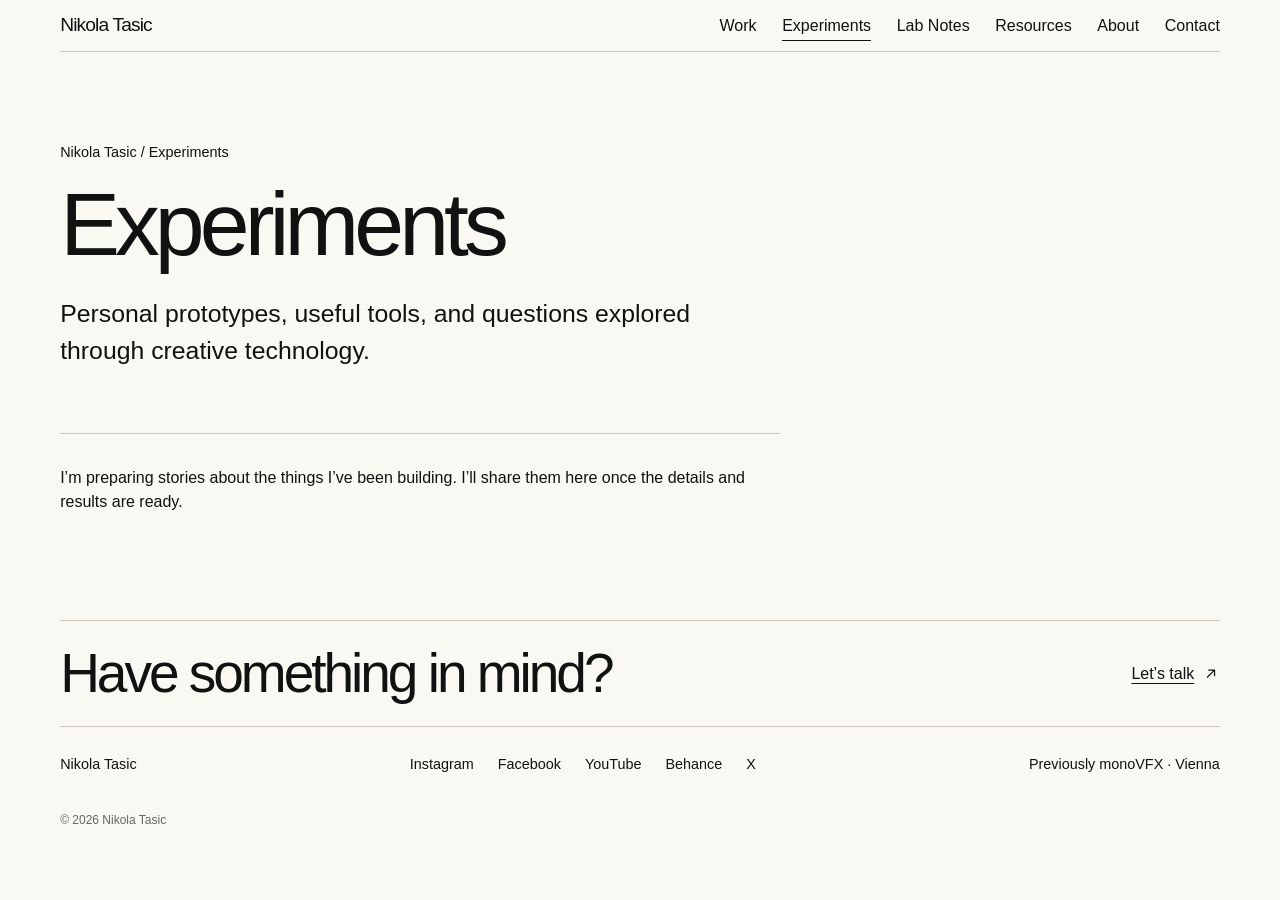
<file: experiments/index.html>
<!DOCTYPE html><html lang="en"><head><meta name="robots" content="noindex,nofollow,noarchive"><meta charset="UTF-8"><meta name="viewport" content="width=device-width"><meta name="description" content="Personal prototypes, useful tools, and questions explored through creative technology."><meta name="generator" content="Astro v7.1.6"><meta name="theme-color" content="#faf8f3"><link rel="icon" href="/favicon.svg" type="image/svg+xml"><meta property="og:title" content="Experiments — Nikola Tasic"><meta property="og:description" content="Personal prototypes, useful tools, and questions explored through creative technology."><meta property="og:type" content="website"><meta property="og:site_name" content="Nikola Tasic"><meta name="twitter:card" content="summary"><title>Experiments — Nikola Tasic</title><link rel="stylesheet" href="/_astro/BaseLayout.CbWkrqCH.css"></head><body><a class="skip-link" href="#main-content">Skip to content</a><header class="site-header"><a class="site-logo" href="/" aria-label="Nikola Tasic home">Nikola Tasic</a><nav class="desktop-nav" aria-label="Primary navigation"><a href="/projects/">Work</a><a href="/experiments/" aria-current="page">Experiments</a><a href="/lab-notes/">Lab Notes</a><a href="/free-stuff/">Resources</a><a href="/about/">About</a><a href="/contact/">Contact</a></nav><details class="mobile-nav"><summary><span>Menu</span><span class="mobile-nav__icon" aria-hidden="true"></span></summary><nav aria-label="Mobile navigation"><a href="/projects/">Work</a><a href="/experiments/" aria-current="page">Experiments</a><a href="/lab-notes/">Lab Notes</a><a href="/free-stuff/">Resources</a><a href="/about/">About</a><a href="/contact/">Contact</a></nav></details></header><main id="main-content"><section class="story-index"><header><p class="eyebrow">Nikola Tasic / Experiments</p><h1>Experiments</h1><p>Personal prototypes, useful tools, and questions explored through creative technology.</p></header><p class="story-empty">I’m preparing stories about the things I’ve been building. I’ll share them here once the details and results are ready.</p></section></main><footer class="site-footer"><div class="site-footer__invitation"><h2>Have something in mind?</h2><a class="button-link button-link--text" href="/contact/"><span>Let’s talk</span><svg aria-hidden="true" viewBox="0 0 20 20"><path d="M4 10h11M11 5l5 5-5 5"></path></svg></a></div><div class="site-footer__main"><a class="site-footer__mark" href="/">Nikola Tasic</a><nav class="social-links social-links--compact" aria-label="Social media"><a href="https://www.instagram.com/monovfx/" target="_blank" rel="noreferrer" aria-label="Instagram" title="Instagram"><svg viewBox="0 0 24 24" aria-hidden="true"><path d="M7.0301.084c-1.2768.0602-2.1487.264-2.911.5634-.7888.3075-1.4575.72-2.1228 1.3877-.6652.6677-1.075 1.3368-1.3802 2.127-.2954.7638-.4956 1.6365-.552 2.914-.0564 1.2775-.0689 1.6882-.0626 4.947.0062 3.2586.0206 3.6671.0825 4.9473.061 1.2765.264 2.1482.5635 2.9107.308.7889.72 1.4573 1.388 2.1228.6679.6655 1.3365 1.0743 2.1285 1.38.7632.295 1.6361.4961 2.9134.552 1.2773.056 1.6884.069 4.9462.0627 3.2578-.0062 3.668-.0207 4.9478-.0814 1.28-.0607 2.147-.2652 2.9098-.5633.7889-.3086 1.4578-.72 2.1228-1.3881.665-.6682 1.0745-1.3378 1.3795-2.1284.2957-.7632.4966-1.636.552-2.9124.056-1.2809.0692-1.6898.063-4.948-.0063-3.2583-.021-3.6668-.0817-4.9465-.0607-1.2797-.264-2.1487-.5633-2.9117-.3084-.7889-.72-1.4568-1.3876-2.1228C21.2982 1.33 20.628.9208 19.8378.6165 19.074.321 18.2017.1197 16.9244.0645 15.6471.0093 15.236-.005 11.977.0014 8.718.0076 8.31.0215 7.0301.0839m.1402 21.6932c-1.17-.0509-1.8053-.2453-2.2287-.408-.5606-.216-.96-.4771-1.3819-.895-.422-.4178-.6811-.8186-.9-1.378-.1644-.4234-.3624-1.058-.4171-2.228-.0595-1.2645-.072-1.6442-.079-4.848-.007-3.2037.0053-3.583.0607-4.848.05-1.169.2456-1.805.408-2.2282.216-.5613.4762-.96.895-1.3816.4188-.4217.8184-.6814 1.3783-.9003.423-.1651 1.0575-.3614 2.227-.4171 1.2655-.06 1.6447-.072 4.848-.079 3.2033-.007 3.5835.005 4.8495.0608 1.169.0508 1.8053.2445 2.228.408.5608.216.96.4754 1.3816.895.4217.4194.6816.8176.9005 1.3787.1653.4217.3617 1.056.4169 2.2263.0602 1.2655.0739 1.645.0796 4.848.0058 3.203-.0055 3.5834-.061 4.848-.051 1.17-.245 1.8055-.408 2.2294-.216.5604-.4763.96-.8954 1.3814-.419.4215-.8181.6811-1.3783.9-.4224.1649-1.0577.3617-2.2262.4174-1.2656.0595-1.6448.072-4.8493.079-3.2045.007-3.5825-.006-4.848-.0608M16.953 5.5864A1.44 1.44 0 1 0 18.39 4.144a1.44 1.44 0 0 0-1.437 1.4424M5.8385 12.012c.0067 3.4032 2.7706 6.1557 6.173 6.1493 3.4026-.0065 6.157-2.7701 6.1506-6.1733-.0065-3.4032-2.771-6.1565-6.174-6.1498-3.403.0067-6.156 2.771-6.1496 6.1738M8 12.0077a4 4 0 1 1 4.008 3.9921A3.9996 3.9996 0 0 1 8 12.0077"></path></svg><span>Instagram</span></a><a href="https://www.facebook.com/monovfx/" target="_blank" rel="noreferrer" aria-label="Facebook" title="Facebook"><svg viewBox="0 0 24 24" aria-hidden="true"><path d="M9.101 23.691v-7.98H6.627v-3.667h2.474v-1.58c0-4.085 1.848-5.978 5.858-5.978.401 0 .955.042 1.468.103a8.68 8.68 0 0 1 1.141.195v3.325a8.623 8.623 0 0 0-.653-.036 26.805 26.805 0 0 0-.733-.009c-.707 0-1.259.096-1.675.309a1.686 1.686 0 0 0-.679.622c-.258.42-.374.995-.374 1.752v1.297h3.919l-.386 2.103-.287 1.564h-3.246v8.245C19.396 23.238 24 18.179 24 12.044c0-6.627-5.373-12-12-12s-12 5.373-12 12c0 5.628 3.874 10.35 9.101 11.647Z"></path></svg><span>Facebook</span></a><a href="https://www.youtube.com/user/monovfx/" target="_blank" rel="noreferrer" aria-label="YouTube" title="YouTube"><svg viewBox="0 0 24 24" aria-hidden="true"><path d="M23.498 6.186a3.016 3.016 0 0 0-2.122-2.136C19.505 3.545 12 3.545 12 3.545s-7.505 0-9.377.505A3.017 3.017 0 0 0 .502 6.186C0 8.07 0 12 0 12s0 3.93.502 5.814a3.016 3.016 0 0 0 2.122 2.136c1.871.505 9.376.505 9.376.505s7.505 0 9.377-.505a3.015 3.015 0 0 0 2.122-2.136C24 15.93 24 12 24 12s0-3.93-.502-5.814zM9.545 15.568V8.432L15.818 12l-6.273 3.568z"></path></svg><span>YouTube</span></a><a href="https://www.behance.net/monovfx" target="_blank" rel="noreferrer" aria-label="Behance" title="Behance"><svg viewBox="0 0 24 24" aria-hidden="true"><path d="M16.969 16.927a2.561 2.561 0 0 0 1.901.677 2.501 2.501 0 0 0 1.531-.475c.362-.235.636-.584.779-.99h2.585a5.091 5.091 0 0 1-1.9 2.896 5.292 5.292 0 0 1-3.091.88 5.839 5.839 0 0 1-2.284-.433 4.871 4.871 0 0 1-1.723-1.211 5.657 5.657 0 0 1-1.08-1.874 7.057 7.057 0 0 1-.383-2.393c-.005-.8.129-1.595.396-2.349a5.313 5.313 0 0 1 5.088-3.604 4.87 4.87 0 0 1 2.376.563c.661.362 1.231.87 1.668 1.485a6.2 6.2 0 0 1 .943 2.133c.194.821.263 1.666.205 2.508h-7.699c-.063.79.184 1.574.688 2.187ZM6.947 4.084a8.065 8.065 0 0 1 1.928.198 4.29 4.29 0 0 1 1.49.638c.418.303.748.711.958 1.182.241.579.357 1.203.341 1.83a3.506 3.506 0 0 1-.506 1.961 3.726 3.726 0 0 1-1.503 1.287 3.588 3.588 0 0 1 2.027 1.437c.464.747.697 1.615.67 2.494a4.593 4.593 0 0 1-.423 2.032 3.945 3.945 0 0 1-1.163 1.413 5.114 5.114 0 0 1-1.683.807 7.135 7.135 0 0 1-1.928.259H0V4.084h6.947Zm-.235 12.9c.308.004.616-.029.916-.099a2.18 2.18 0 0 0 .766-.332c.228-.158.411-.371.534-.619.142-.317.208-.663.191-1.009a2.08 2.08 0 0 0-.642-1.715 2.618 2.618 0 0 0-1.696-.505h-3.54v4.279h3.471Zm13.635-5.967a2.13 2.13 0 0 0-1.654-.619 2.336 2.336 0 0 0-1.163.259 2.474 2.474 0 0 0-.738.62 2.359 2.359 0 0 0-.396.792c-.074.239-.12.485-.137.734h4.769a3.239 3.239 0 0 0-.679-1.785l-.002-.001Zm-13.813-.648a2.254 2.254 0 0 0 1.423-.433c.399-.355.607-.88.56-1.413a1.916 1.916 0 0 0-.178-.891 1.298 1.298 0 0 0-.495-.533 1.851 1.851 0 0 0-.711-.274 3.966 3.966 0 0 0-.835-.073H3.241v3.631h3.293v-.014ZM21.62 5.122h-5.976v1.527h5.976V5.122Z"></path></svg><span>Behance</span></a><a href="https://twitter.com/monovfx" target="_blank" rel="noreferrer" aria-label="X" title="X"><svg viewBox="0 0 24 24" aria-hidden="true"><path d="M14.234 10.162 22.977 0h-2.072l-7.591 8.824L7.251 0H.258l9.168 13.343L.258 24H2.33l8.016-9.318L16.749 24h6.993zm-2.837 3.299-.929-1.329L3.076 1.56h3.182l5.965 8.532.929 1.329 7.754 11.09h-3.182z"></path></svg><span>X</span></a></nav><p>Previously monoVFX · Vienna</p></div><p class="site-footer__credit">© 2026 Nikola Tasic</p></footer><script type="module">var e=window.matchMedia(`(prefers-reduced-motion: reduce)`).matches,t=[...document.querySelectorAll(`.reveal`)];if(e)t.forEach(e=>e.classList.add(`is-visible`));else{let e=new IntersectionObserver(t=>{t.forEach(t=>{t.isIntersecting&&(t.target.classList.add(`is-visible`),e.unobserve(t.target))})},{rootMargin:`0px 0px -8% 0px`,threshold:.12});t.forEach(t=>e.observe(t))}</script></body></html>
</file>
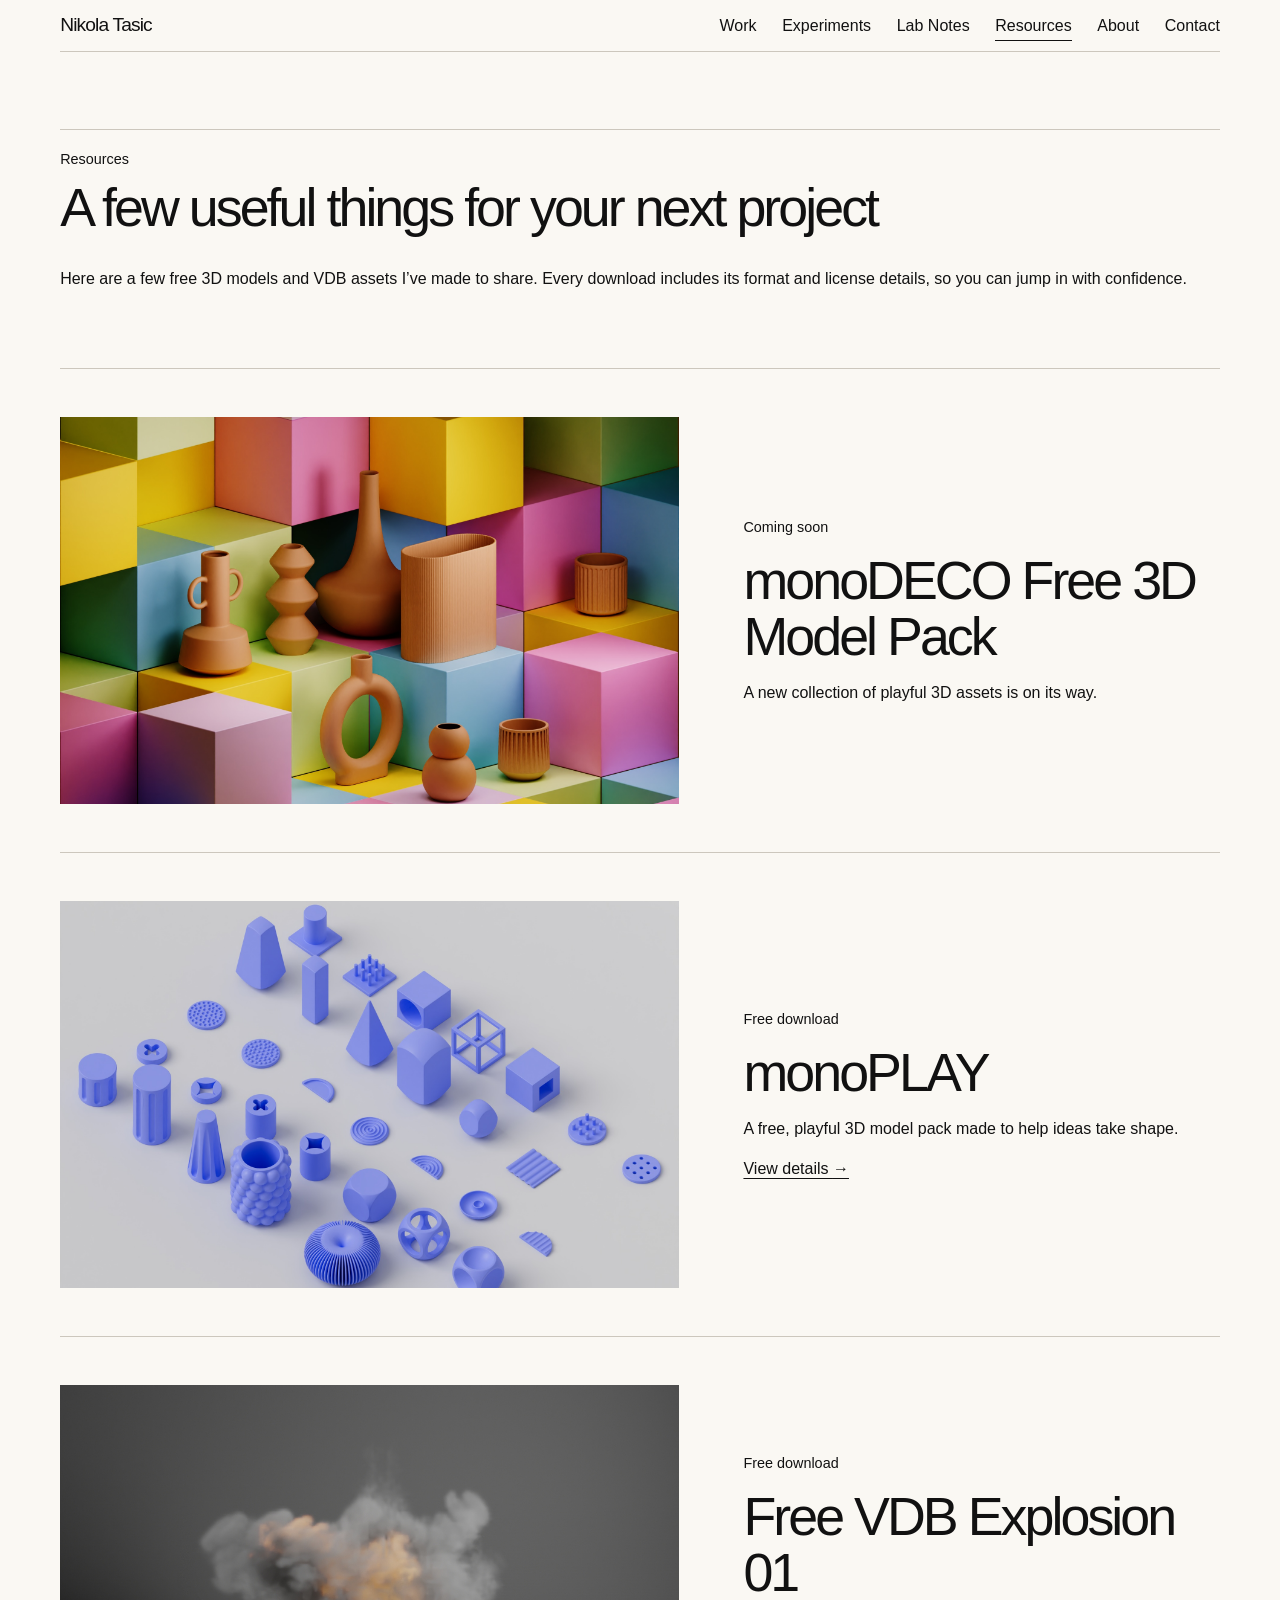
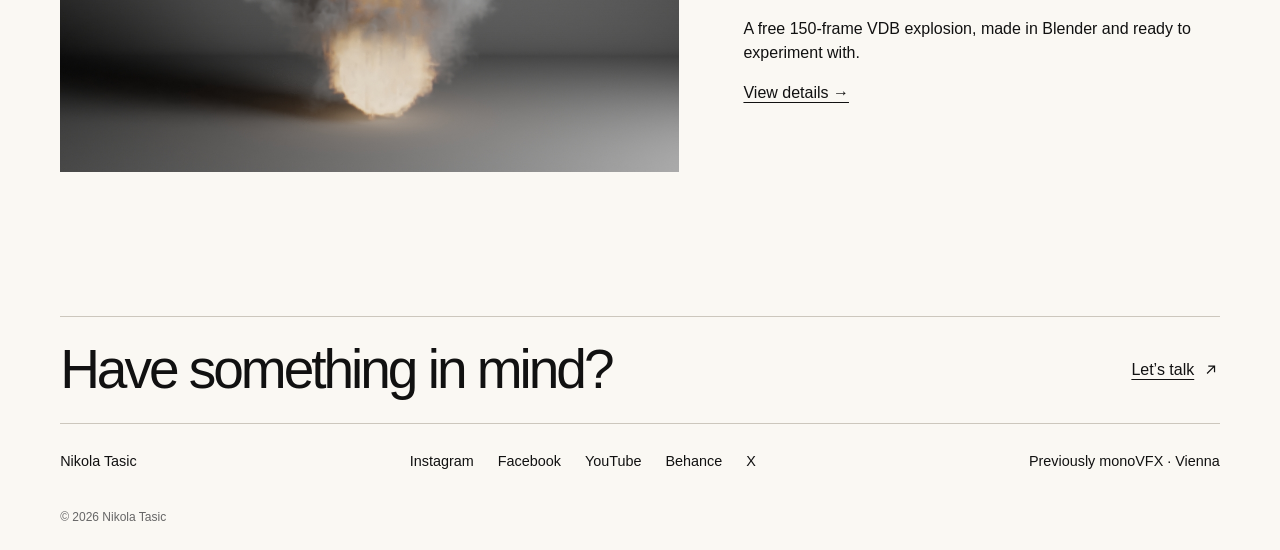
<file: free-stuff/index.html>
<!DOCTYPE html><html lang="en"><head><meta name="robots" content="noindex,nofollow,noarchive"><meta charset="UTF-8"><meta name="viewport" content="width=device-width"><meta name="description" content="Free 3D models and VDB assets by Nikola Tasic, made to get ideas moving."><meta name="generator" content="Astro v7.1.6"><meta name="theme-color" content="#faf8f3"><link rel="icon" href="/favicon.svg" type="image/svg+xml"><meta property="og:title" content="Resources — Nikola Tasic"><meta property="og:description" content="Free 3D models and VDB assets by Nikola Tasic, made to get ideas moving."><meta property="og:type" content="website"><meta property="og:site_name" content="Nikola Tasic"><meta name="twitter:card" content="summary"><title>Resources — Nikola Tasic</title><link rel="stylesheet" href="/_astro/BaseLayout.CbWkrqCH.css"></head><body><a class="skip-link" href="#main-content">Skip to content</a><header class="site-header"><a class="site-logo" href="/" aria-label="Nikola Tasic home">Nikola Tasic</a><nav class="desktop-nav" aria-label="Primary navigation"><a href="/projects/">Work</a><a href="/experiments/">Experiments</a><a href="/lab-notes/">Lab Notes</a><a href="/free-stuff/" aria-current="page">Resources</a><a href="/about/">About</a><a href="/contact/">Contact</a></nav><details class="mobile-nav"><summary><span>Menu</span><span class="mobile-nav__icon" aria-hidden="true"></span></summary><nav aria-label="Mobile navigation"><a href="/projects/">Work</a><a href="/experiments/">Experiments</a><a href="/lab-notes/">Lab Notes</a><a href="/free-stuff/" aria-current="page">Resources</a><a href="/about/">About</a><a href="/contact/">Contact</a></nav></details></header><main id="main-content"><h1 class="visually-hidden">Resources</h1><section class="section-frame section-frame--standard surface-default modular-grid-section" aria-labelledby="grid-a-few-useful-things-for-your-next-project"><div class="section-inner section-inner--contained"><header class="section-heading reveal"><div><p class="eyebrow">Resources</p><h2 id="grid-a-few-useful-things-for-your-next-project">A few useful things for your next project</h2></div></header><div class="modular-grid modular-grid--one_column"><div class="modular-grid__column reveal" data-column="1"><div class="module rich-text"><p>Here are a few free 3D models and VDB assets I’ve made to share. Every download includes its format and license details, so you can jump in with confidence.</p>
</div></div></div></div></section><section class="resource-index" aria-label="Free resources"><article class="resource-card"><div class="resource-card__image"><img src="/uploads/monovfx/monodeco-hero.jpg" alt="Colorful monoDECO vessels arranged on geometric blocks" loading="lazy"></div><div class="resource-card__content"><p class="eyebrow">Coming soon</p><h2>monoDECO Free 3D Model Pack</h2><p>A new collection of playful 3D assets is on its way.</p></div></article><article class="resource-card"><a class="resource-card__image" href="/monoplay/"><img src="/uploads/monovfx/monoplay-index.jpg" alt="Blue monoPLAY 3D objects arranged on a light background" loading="eager"></a><div class="resource-card__content"><p class="eyebrow">Free download</p><h2><a href="/monoplay/">monoPLAY</a></h2><p>A free, playful 3D model pack made to help ideas take shape.</p><a class="text-link" href="/monoplay/">View details <span aria-hidden="true">→</span></a></div></article><article class="resource-card"><a class="resource-card__image" href="/free/explosion01/"><img src="/uploads/monovfx/explosion-card.jpg" alt="A smoky orange VDB explosion rendered on a black background" loading="lazy"></a><div class="resource-card__content"><p class="eyebrow">Free download</p><h2><a href="/free/explosion01/">Free VDB Explosion 01</a></h2><p>A free 150-frame VDB explosion, made in Blender and ready to experiment with.</p><a class="text-link" href="/free/explosion01/">View details <span aria-hidden="true">→</span></a></div></article></section></main><footer class="site-footer"><div class="site-footer__invitation"><h2>Have something in mind?</h2><a class="button-link button-link--text" href="/contact/"><span>Let’s talk</span><svg aria-hidden="true" viewBox="0 0 20 20"><path d="M4 10h11M11 5l5 5-5 5"></path></svg></a></div><div class="site-footer__main"><a class="site-footer__mark" href="/">Nikola Tasic</a><nav class="social-links social-links--compact" aria-label="Social media"><a href="https://www.instagram.com/monovfx/" target="_blank" rel="noreferrer" aria-label="Instagram" title="Instagram"><svg viewBox="0 0 24 24" aria-hidden="true"><path d="M7.0301.084c-1.2768.0602-2.1487.264-2.911.5634-.7888.3075-1.4575.72-2.1228 1.3877-.6652.6677-1.075 1.3368-1.3802 2.127-.2954.7638-.4956 1.6365-.552 2.914-.0564 1.2775-.0689 1.6882-.0626 4.947.0062 3.2586.0206 3.6671.0825 4.9473.061 1.2765.264 2.1482.5635 2.9107.308.7889.72 1.4573 1.388 2.1228.6679.6655 1.3365 1.0743 2.1285 1.38.7632.295 1.6361.4961 2.9134.552 1.2773.056 1.6884.069 4.9462.0627 3.2578-.0062 3.668-.0207 4.9478-.0814 1.28-.0607 2.147-.2652 2.9098-.5633.7889-.3086 1.4578-.72 2.1228-1.3881.665-.6682 1.0745-1.3378 1.3795-2.1284.2957-.7632.4966-1.636.552-2.9124.056-1.2809.0692-1.6898.063-4.948-.0063-3.2583-.021-3.6668-.0817-4.9465-.0607-1.2797-.264-2.1487-.5633-2.9117-.3084-.7889-.72-1.4568-1.3876-2.1228C21.2982 1.33 20.628.9208 19.8378.6165 19.074.321 18.2017.1197 16.9244.0645 15.6471.0093 15.236-.005 11.977.0014 8.718.0076 8.31.0215 7.0301.0839m.1402 21.6932c-1.17-.0509-1.8053-.2453-2.2287-.408-.5606-.216-.96-.4771-1.3819-.895-.422-.4178-.6811-.8186-.9-1.378-.1644-.4234-.3624-1.058-.4171-2.228-.0595-1.2645-.072-1.6442-.079-4.848-.007-3.2037.0053-3.583.0607-4.848.05-1.169.2456-1.805.408-2.2282.216-.5613.4762-.96.895-1.3816.4188-.4217.8184-.6814 1.3783-.9003.423-.1651 1.0575-.3614 2.227-.4171 1.2655-.06 1.6447-.072 4.848-.079 3.2033-.007 3.5835.005 4.8495.0608 1.169.0508 1.8053.2445 2.228.408.5608.216.96.4754 1.3816.895.4217.4194.6816.8176.9005 1.3787.1653.4217.3617 1.056.4169 2.2263.0602 1.2655.0739 1.645.0796 4.848.0058 3.203-.0055 3.5834-.061 4.848-.051 1.17-.245 1.8055-.408 2.2294-.216.5604-.4763.96-.8954 1.3814-.419.4215-.8181.6811-1.3783.9-.4224.1649-1.0577.3617-2.2262.4174-1.2656.0595-1.6448.072-4.8493.079-3.2045.007-3.5825-.006-4.848-.0608M16.953 5.5864A1.44 1.44 0 1 0 18.39 4.144a1.44 1.44 0 0 0-1.437 1.4424M5.8385 12.012c.0067 3.4032 2.7706 6.1557 6.173 6.1493 3.4026-.0065 6.157-2.7701 6.1506-6.1733-.0065-3.4032-2.771-6.1565-6.174-6.1498-3.403.0067-6.156 2.771-6.1496 6.1738M8 12.0077a4 4 0 1 1 4.008 3.9921A3.9996 3.9996 0 0 1 8 12.0077"></path></svg><span>Instagram</span></a><a href="https://www.facebook.com/monovfx/" target="_blank" rel="noreferrer" aria-label="Facebook" title="Facebook"><svg viewBox="0 0 24 24" aria-hidden="true"><path d="M9.101 23.691v-7.98H6.627v-3.667h2.474v-1.58c0-4.085 1.848-5.978 5.858-5.978.401 0 .955.042 1.468.103a8.68 8.68 0 0 1 1.141.195v3.325a8.623 8.623 0 0 0-.653-.036 26.805 26.805 0 0 0-.733-.009c-.707 0-1.259.096-1.675.309a1.686 1.686 0 0 0-.679.622c-.258.42-.374.995-.374 1.752v1.297h3.919l-.386 2.103-.287 1.564h-3.246v8.245C19.396 23.238 24 18.179 24 12.044c0-6.627-5.373-12-12-12s-12 5.373-12 12c0 5.628 3.874 10.35 9.101 11.647Z"></path></svg><span>Facebook</span></a><a href="https://www.youtube.com/user/monovfx/" target="_blank" rel="noreferrer" aria-label="YouTube" title="YouTube"><svg viewBox="0 0 24 24" aria-hidden="true"><path d="M23.498 6.186a3.016 3.016 0 0 0-2.122-2.136C19.505 3.545 12 3.545 12 3.545s-7.505 0-9.377.505A3.017 3.017 0 0 0 .502 6.186C0 8.07 0 12 0 12s0 3.93.502 5.814a3.016 3.016 0 0 0 2.122 2.136c1.871.505 9.376.505 9.376.505s7.505 0 9.377-.505a3.015 3.015 0 0 0 2.122-2.136C24 15.93 24 12 24 12s0-3.93-.502-5.814zM9.545 15.568V8.432L15.818 12l-6.273 3.568z"></path></svg><span>YouTube</span></a><a href="https://www.behance.net/monovfx" target="_blank" rel="noreferrer" aria-label="Behance" title="Behance"><svg viewBox="0 0 24 24" aria-hidden="true"><path d="M16.969 16.927a2.561 2.561 0 0 0 1.901.677 2.501 2.501 0 0 0 1.531-.475c.362-.235.636-.584.779-.99h2.585a5.091 5.091 0 0 1-1.9 2.896 5.292 5.292 0 0 1-3.091.88 5.839 5.839 0 0 1-2.284-.433 4.871 4.871 0 0 1-1.723-1.211 5.657 5.657 0 0 1-1.08-1.874 7.057 7.057 0 0 1-.383-2.393c-.005-.8.129-1.595.396-2.349a5.313 5.313 0 0 1 5.088-3.604 4.87 4.87 0 0 1 2.376.563c.661.362 1.231.87 1.668 1.485a6.2 6.2 0 0 1 .943 2.133c.194.821.263 1.666.205 2.508h-7.699c-.063.79.184 1.574.688 2.187ZM6.947 4.084a8.065 8.065 0 0 1 1.928.198 4.29 4.29 0 0 1 1.49.638c.418.303.748.711.958 1.182.241.579.357 1.203.341 1.83a3.506 3.506 0 0 1-.506 1.961 3.726 3.726 0 0 1-1.503 1.287 3.588 3.588 0 0 1 2.027 1.437c.464.747.697 1.615.67 2.494a4.593 4.593 0 0 1-.423 2.032 3.945 3.945 0 0 1-1.163 1.413 5.114 5.114 0 0 1-1.683.807 7.135 7.135 0 0 1-1.928.259H0V4.084h6.947Zm-.235 12.9c.308.004.616-.029.916-.099a2.18 2.18 0 0 0 .766-.332c.228-.158.411-.371.534-.619.142-.317.208-.663.191-1.009a2.08 2.08 0 0 0-.642-1.715 2.618 2.618 0 0 0-1.696-.505h-3.54v4.279h3.471Zm13.635-5.967a2.13 2.13 0 0 0-1.654-.619 2.336 2.336 0 0 0-1.163.259 2.474 2.474 0 0 0-.738.62 2.359 2.359 0 0 0-.396.792c-.074.239-.12.485-.137.734h4.769a3.239 3.239 0 0 0-.679-1.785l-.002-.001Zm-13.813-.648a2.254 2.254 0 0 0 1.423-.433c.399-.355.607-.88.56-1.413a1.916 1.916 0 0 0-.178-.891 1.298 1.298 0 0 0-.495-.533 1.851 1.851 0 0 0-.711-.274 3.966 3.966 0 0 0-.835-.073H3.241v3.631h3.293v-.014ZM21.62 5.122h-5.976v1.527h5.976V5.122Z"></path></svg><span>Behance</span></a><a href="https://twitter.com/monovfx" target="_blank" rel="noreferrer" aria-label="X" title="X"><svg viewBox="0 0 24 24" aria-hidden="true"><path d="M14.234 10.162 22.977 0h-2.072l-7.591 8.824L7.251 0H.258l9.168 13.343L.258 24H2.33l8.016-9.318L16.749 24h6.993zm-2.837 3.299-.929-1.329L3.076 1.56h3.182l5.965 8.532.929 1.329 7.754 11.09h-3.182z"></path></svg><span>X</span></a></nav><p>Previously monoVFX · Vienna</p></div><p class="site-footer__credit">© 2026 Nikola Tasic</p></footer><script type="module">var e=window.matchMedia(`(prefers-reduced-motion: reduce)`).matches,t=[...document.querySelectorAll(`.reveal`)];if(e)t.forEach(e=>e.classList.add(`is-visible`));else{let e=new IntersectionObserver(t=>{t.forEach(t=>{t.isIntersecting&&(t.target.classList.add(`is-visible`),e.unobserve(t.target))})},{rootMargin:`0px 0px -8% 0px`,threshold:.12});t.forEach(t=>e.observe(t))}</script></body></html>
</file>
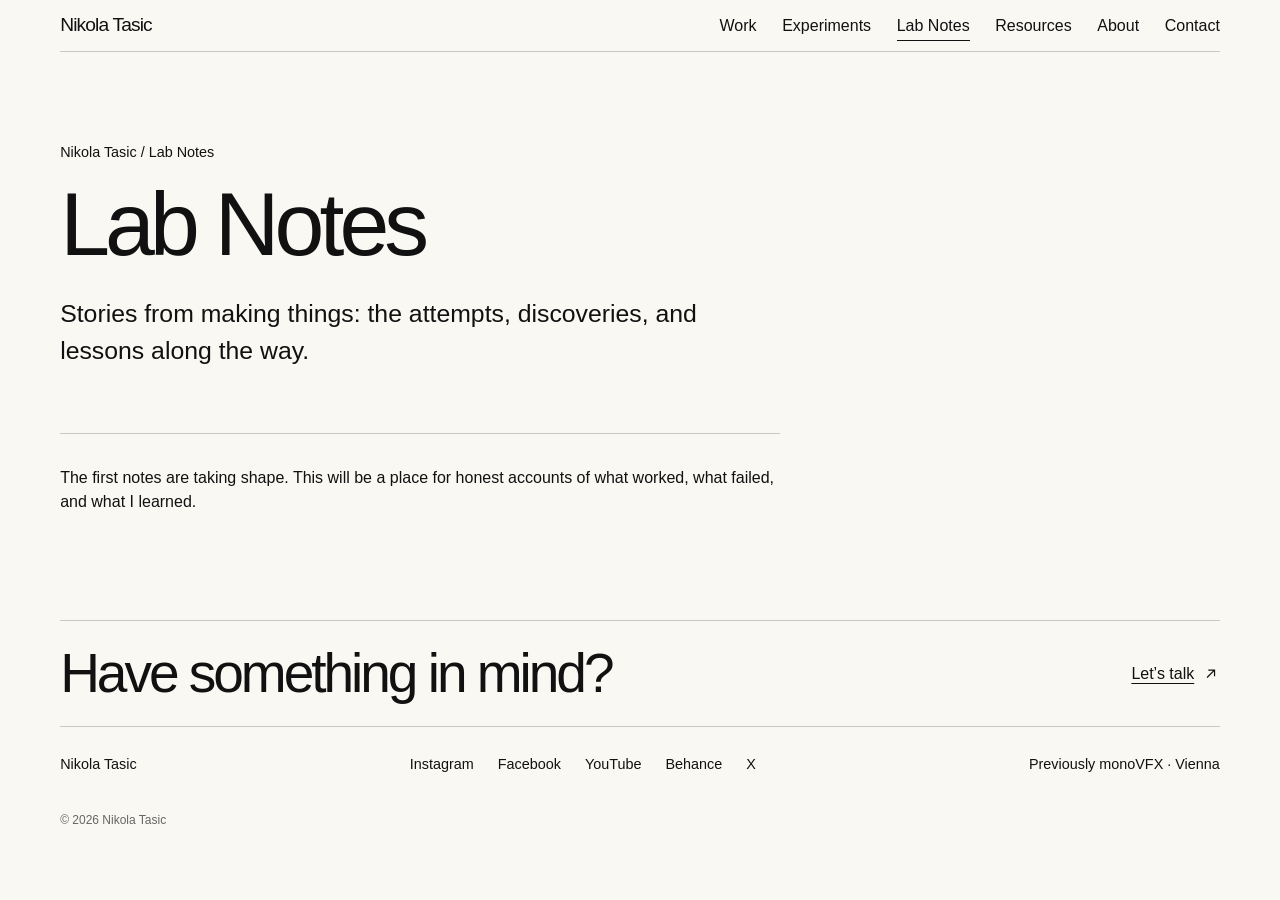
<file: lab-notes/index.html>
<!DOCTYPE html><html lang="en"><head><meta name="robots" content="noindex,nofollow,noarchive"><meta charset="UTF-8"><meta name="viewport" content="width=device-width"><meta name="description" content="Stories from making things: the attempts, discoveries, and lessons along the way."><meta name="generator" content="Astro v7.1.6"><meta name="theme-color" content="#faf8f3"><link rel="icon" href="/favicon.svg" type="image/svg+xml"><meta property="og:title" content="Lab Notes — Nikola Tasic"><meta property="og:description" content="Stories from making things: the attempts, discoveries, and lessons along the way."><meta property="og:type" content="website"><meta property="og:site_name" content="Nikola Tasic"><meta name="twitter:card" content="summary"><title>Lab Notes — Nikola Tasic</title><link rel="stylesheet" href="/_astro/BaseLayout.CbWkrqCH.css"></head><body><a class="skip-link" href="#main-content">Skip to content</a><header class="site-header"><a class="site-logo" href="/" aria-label="Nikola Tasic home">Nikola Tasic</a><nav class="desktop-nav" aria-label="Primary navigation"><a href="/projects/">Work</a><a href="/experiments/">Experiments</a><a href="/lab-notes/" aria-current="page">Lab Notes</a><a href="/free-stuff/">Resources</a><a href="/about/">About</a><a href="/contact/">Contact</a></nav><details class="mobile-nav"><summary><span>Menu</span><span class="mobile-nav__icon" aria-hidden="true"></span></summary><nav aria-label="Mobile navigation"><a href="/projects/">Work</a><a href="/experiments/">Experiments</a><a href="/lab-notes/" aria-current="page">Lab Notes</a><a href="/free-stuff/">Resources</a><a href="/about/">About</a><a href="/contact/">Contact</a></nav></details></header><main id="main-content"><section class="story-index"><header><p class="eyebrow">Nikola Tasic / Lab Notes</p><h1>Lab Notes</h1><p>Stories from making things: the attempts, discoveries, and lessons along the way.</p></header><p class="story-empty">The first notes are taking shape. This will be a place for honest accounts of what worked, what failed, and what I learned.</p></section></main><footer class="site-footer"><div class="site-footer__invitation"><h2>Have something in mind?</h2><a class="button-link button-link--text" href="/contact/"><span>Let’s talk</span><svg aria-hidden="true" viewBox="0 0 20 20"><path d="M4 10h11M11 5l5 5-5 5"></path></svg></a></div><div class="site-footer__main"><a class="site-footer__mark" href="/">Nikola Tasic</a><nav class="social-links social-links--compact" aria-label="Social media"><a href="https://www.instagram.com/monovfx/" target="_blank" rel="noreferrer" aria-label="Instagram" title="Instagram"><svg viewBox="0 0 24 24" aria-hidden="true"><path d="M7.0301.084c-1.2768.0602-2.1487.264-2.911.5634-.7888.3075-1.4575.72-2.1228 1.3877-.6652.6677-1.075 1.3368-1.3802 2.127-.2954.7638-.4956 1.6365-.552 2.914-.0564 1.2775-.0689 1.6882-.0626 4.947.0062 3.2586.0206 3.6671.0825 4.9473.061 1.2765.264 2.1482.5635 2.9107.308.7889.72 1.4573 1.388 2.1228.6679.6655 1.3365 1.0743 2.1285 1.38.7632.295 1.6361.4961 2.9134.552 1.2773.056 1.6884.069 4.9462.0627 3.2578-.0062 3.668-.0207 4.9478-.0814 1.28-.0607 2.147-.2652 2.9098-.5633.7889-.3086 1.4578-.72 2.1228-1.3881.665-.6682 1.0745-1.3378 1.3795-2.1284.2957-.7632.4966-1.636.552-2.9124.056-1.2809.0692-1.6898.063-4.948-.0063-3.2583-.021-3.6668-.0817-4.9465-.0607-1.2797-.264-2.1487-.5633-2.9117-.3084-.7889-.72-1.4568-1.3876-2.1228C21.2982 1.33 20.628.9208 19.8378.6165 19.074.321 18.2017.1197 16.9244.0645 15.6471.0093 15.236-.005 11.977.0014 8.718.0076 8.31.0215 7.0301.0839m.1402 21.6932c-1.17-.0509-1.8053-.2453-2.2287-.408-.5606-.216-.96-.4771-1.3819-.895-.422-.4178-.6811-.8186-.9-1.378-.1644-.4234-.3624-1.058-.4171-2.228-.0595-1.2645-.072-1.6442-.079-4.848-.007-3.2037.0053-3.583.0607-4.848.05-1.169.2456-1.805.408-2.2282.216-.5613.4762-.96.895-1.3816.4188-.4217.8184-.6814 1.3783-.9003.423-.1651 1.0575-.3614 2.227-.4171 1.2655-.06 1.6447-.072 4.848-.079 3.2033-.007 3.5835.005 4.8495.0608 1.169.0508 1.8053.2445 2.228.408.5608.216.96.4754 1.3816.895.4217.4194.6816.8176.9005 1.3787.1653.4217.3617 1.056.4169 2.2263.0602 1.2655.0739 1.645.0796 4.848.0058 3.203-.0055 3.5834-.061 4.848-.051 1.17-.245 1.8055-.408 2.2294-.216.5604-.4763.96-.8954 1.3814-.419.4215-.8181.6811-1.3783.9-.4224.1649-1.0577.3617-2.2262.4174-1.2656.0595-1.6448.072-4.8493.079-3.2045.007-3.5825-.006-4.848-.0608M16.953 5.5864A1.44 1.44 0 1 0 18.39 4.144a1.44 1.44 0 0 0-1.437 1.4424M5.8385 12.012c.0067 3.4032 2.7706 6.1557 6.173 6.1493 3.4026-.0065 6.157-2.7701 6.1506-6.1733-.0065-3.4032-2.771-6.1565-6.174-6.1498-3.403.0067-6.156 2.771-6.1496 6.1738M8 12.0077a4 4 0 1 1 4.008 3.9921A3.9996 3.9996 0 0 1 8 12.0077"></path></svg><span>Instagram</span></a><a href="https://www.facebook.com/monovfx/" target="_blank" rel="noreferrer" aria-label="Facebook" title="Facebook"><svg viewBox="0 0 24 24" aria-hidden="true"><path d="M9.101 23.691v-7.98H6.627v-3.667h2.474v-1.58c0-4.085 1.848-5.978 5.858-5.978.401 0 .955.042 1.468.103a8.68 8.68 0 0 1 1.141.195v3.325a8.623 8.623 0 0 0-.653-.036 26.805 26.805 0 0 0-.733-.009c-.707 0-1.259.096-1.675.309a1.686 1.686 0 0 0-.679.622c-.258.42-.374.995-.374 1.752v1.297h3.919l-.386 2.103-.287 1.564h-3.246v8.245C19.396 23.238 24 18.179 24 12.044c0-6.627-5.373-12-12-12s-12 5.373-12 12c0 5.628 3.874 10.35 9.101 11.647Z"></path></svg><span>Facebook</span></a><a href="https://www.youtube.com/user/monovfx/" target="_blank" rel="noreferrer" aria-label="YouTube" title="YouTube"><svg viewBox="0 0 24 24" aria-hidden="true"><path d="M23.498 6.186a3.016 3.016 0 0 0-2.122-2.136C19.505 3.545 12 3.545 12 3.545s-7.505 0-9.377.505A3.017 3.017 0 0 0 .502 6.186C0 8.07 0 12 0 12s0 3.93.502 5.814a3.016 3.016 0 0 0 2.122 2.136c1.871.505 9.376.505 9.376.505s7.505 0 9.377-.505a3.015 3.015 0 0 0 2.122-2.136C24 15.93 24 12 24 12s0-3.93-.502-5.814zM9.545 15.568V8.432L15.818 12l-6.273 3.568z"></path></svg><span>YouTube</span></a><a href="https://www.behance.net/monovfx" target="_blank" rel="noreferrer" aria-label="Behance" title="Behance"><svg viewBox="0 0 24 24" aria-hidden="true"><path d="M16.969 16.927a2.561 2.561 0 0 0 1.901.677 2.501 2.501 0 0 0 1.531-.475c.362-.235.636-.584.779-.99h2.585a5.091 5.091 0 0 1-1.9 2.896 5.292 5.292 0 0 1-3.091.88 5.839 5.839 0 0 1-2.284-.433 4.871 4.871 0 0 1-1.723-1.211 5.657 5.657 0 0 1-1.08-1.874 7.057 7.057 0 0 1-.383-2.393c-.005-.8.129-1.595.396-2.349a5.313 5.313 0 0 1 5.088-3.604 4.87 4.87 0 0 1 2.376.563c.661.362 1.231.87 1.668 1.485a6.2 6.2 0 0 1 .943 2.133c.194.821.263 1.666.205 2.508h-7.699c-.063.79.184 1.574.688 2.187ZM6.947 4.084a8.065 8.065 0 0 1 1.928.198 4.29 4.29 0 0 1 1.49.638c.418.303.748.711.958 1.182.241.579.357 1.203.341 1.83a3.506 3.506 0 0 1-.506 1.961 3.726 3.726 0 0 1-1.503 1.287 3.588 3.588 0 0 1 2.027 1.437c.464.747.697 1.615.67 2.494a4.593 4.593 0 0 1-.423 2.032 3.945 3.945 0 0 1-1.163 1.413 5.114 5.114 0 0 1-1.683.807 7.135 7.135 0 0 1-1.928.259H0V4.084h6.947Zm-.235 12.9c.308.004.616-.029.916-.099a2.18 2.18 0 0 0 .766-.332c.228-.158.411-.371.534-.619.142-.317.208-.663.191-1.009a2.08 2.08 0 0 0-.642-1.715 2.618 2.618 0 0 0-1.696-.505h-3.54v4.279h3.471Zm13.635-5.967a2.13 2.13 0 0 0-1.654-.619 2.336 2.336 0 0 0-1.163.259 2.474 2.474 0 0 0-.738.62 2.359 2.359 0 0 0-.396.792c-.074.239-.12.485-.137.734h4.769a3.239 3.239 0 0 0-.679-1.785l-.002-.001Zm-13.813-.648a2.254 2.254 0 0 0 1.423-.433c.399-.355.607-.88.56-1.413a1.916 1.916 0 0 0-.178-.891 1.298 1.298 0 0 0-.495-.533 1.851 1.851 0 0 0-.711-.274 3.966 3.966 0 0 0-.835-.073H3.241v3.631h3.293v-.014ZM21.62 5.122h-5.976v1.527h5.976V5.122Z"></path></svg><span>Behance</span></a><a href="https://twitter.com/monovfx" target="_blank" rel="noreferrer" aria-label="X" title="X"><svg viewBox="0 0 24 24" aria-hidden="true"><path d="M14.234 10.162 22.977 0h-2.072l-7.591 8.824L7.251 0H.258l9.168 13.343L.258 24H2.33l8.016-9.318L16.749 24h6.993zm-2.837 3.299-.929-1.329L3.076 1.56h3.182l5.965 8.532.929 1.329 7.754 11.09h-3.182z"></path></svg><span>X</span></a></nav><p>Previously monoVFX · Vienna</p></div><p class="site-footer__credit">© 2026 Nikola Tasic</p></footer><script type="module">var e=window.matchMedia(`(prefers-reduced-motion: reduce)`).matches,t=[...document.querySelectorAll(`.reveal`)];if(e)t.forEach(e=>e.classList.add(`is-visible`));else{let e=new IntersectionObserver(t=>{t.forEach(t=>{t.isIntersecting&&(t.target.classList.add(`is-visible`),e.unobserve(t.target))})},{rootMargin:`0px 0px -8% 0px`,threshold:.12});t.forEach(t=>e.observe(t))}</script></body></html>
</file>
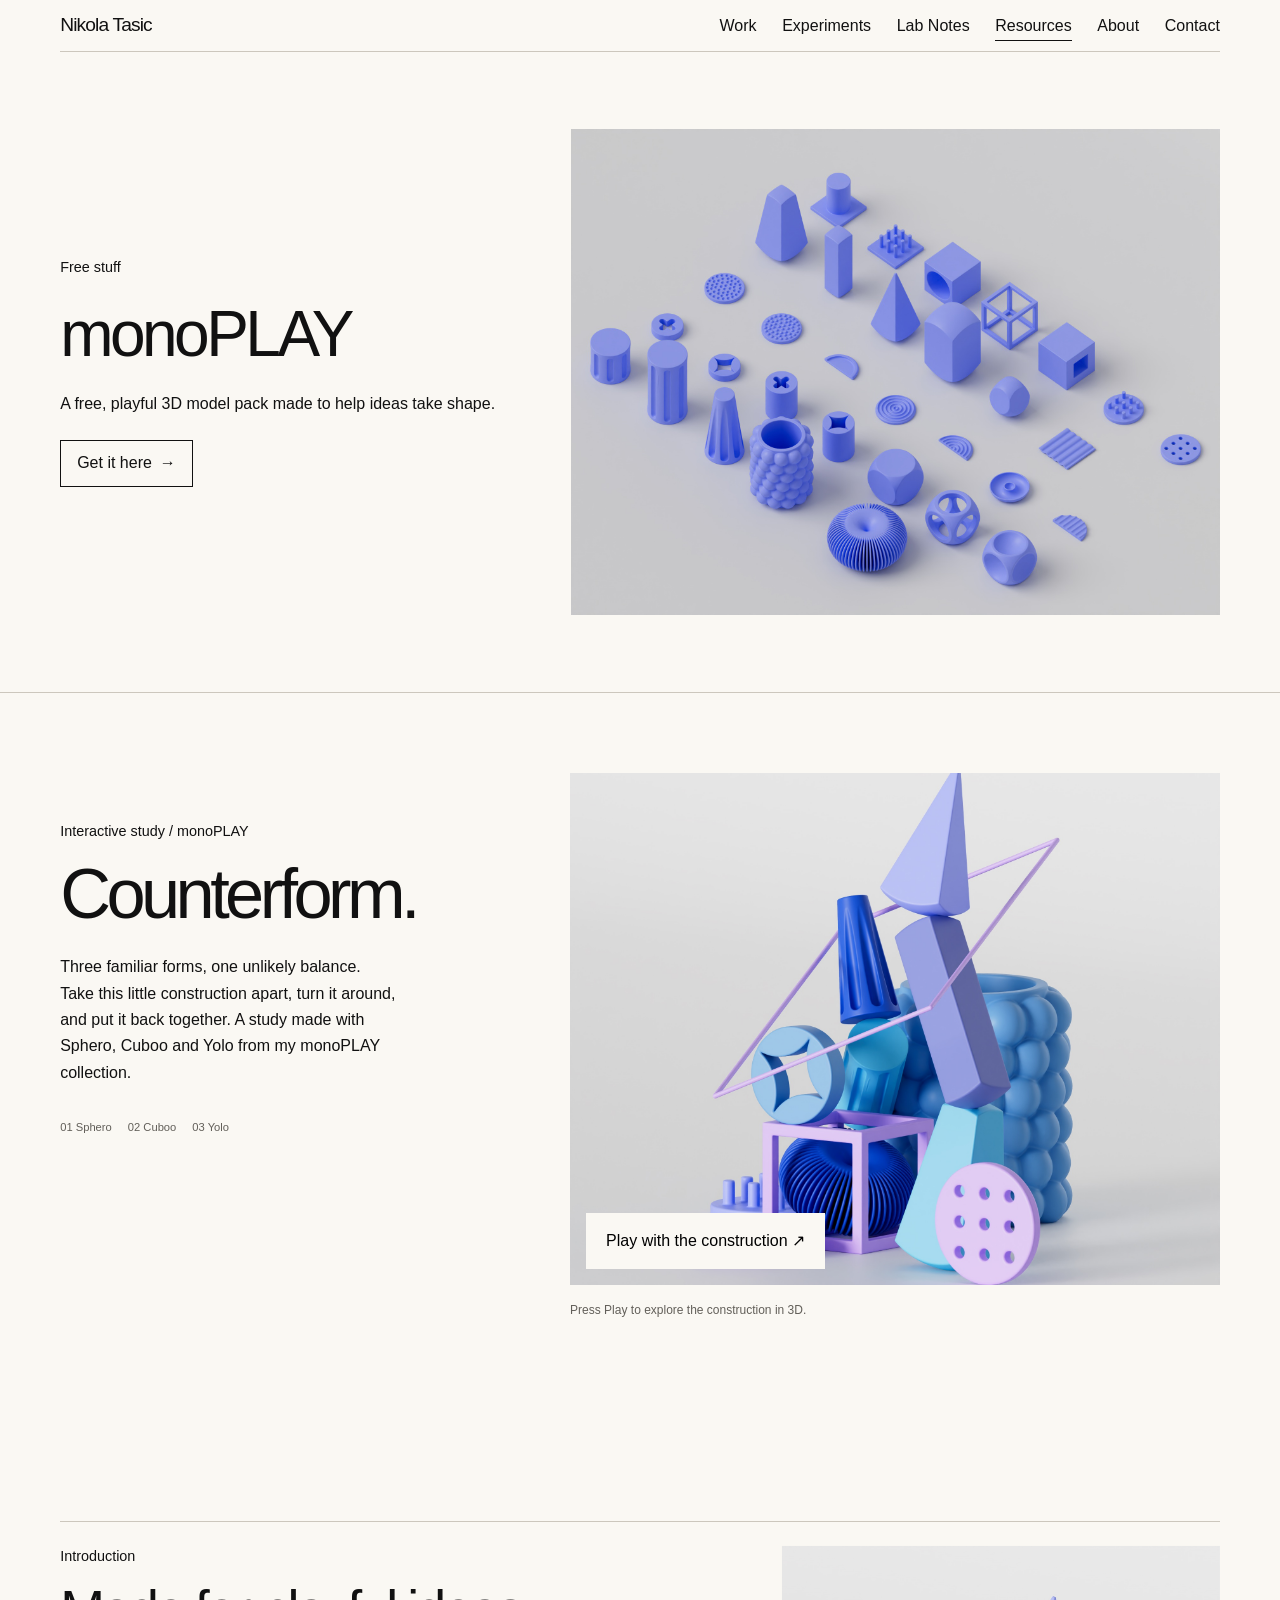
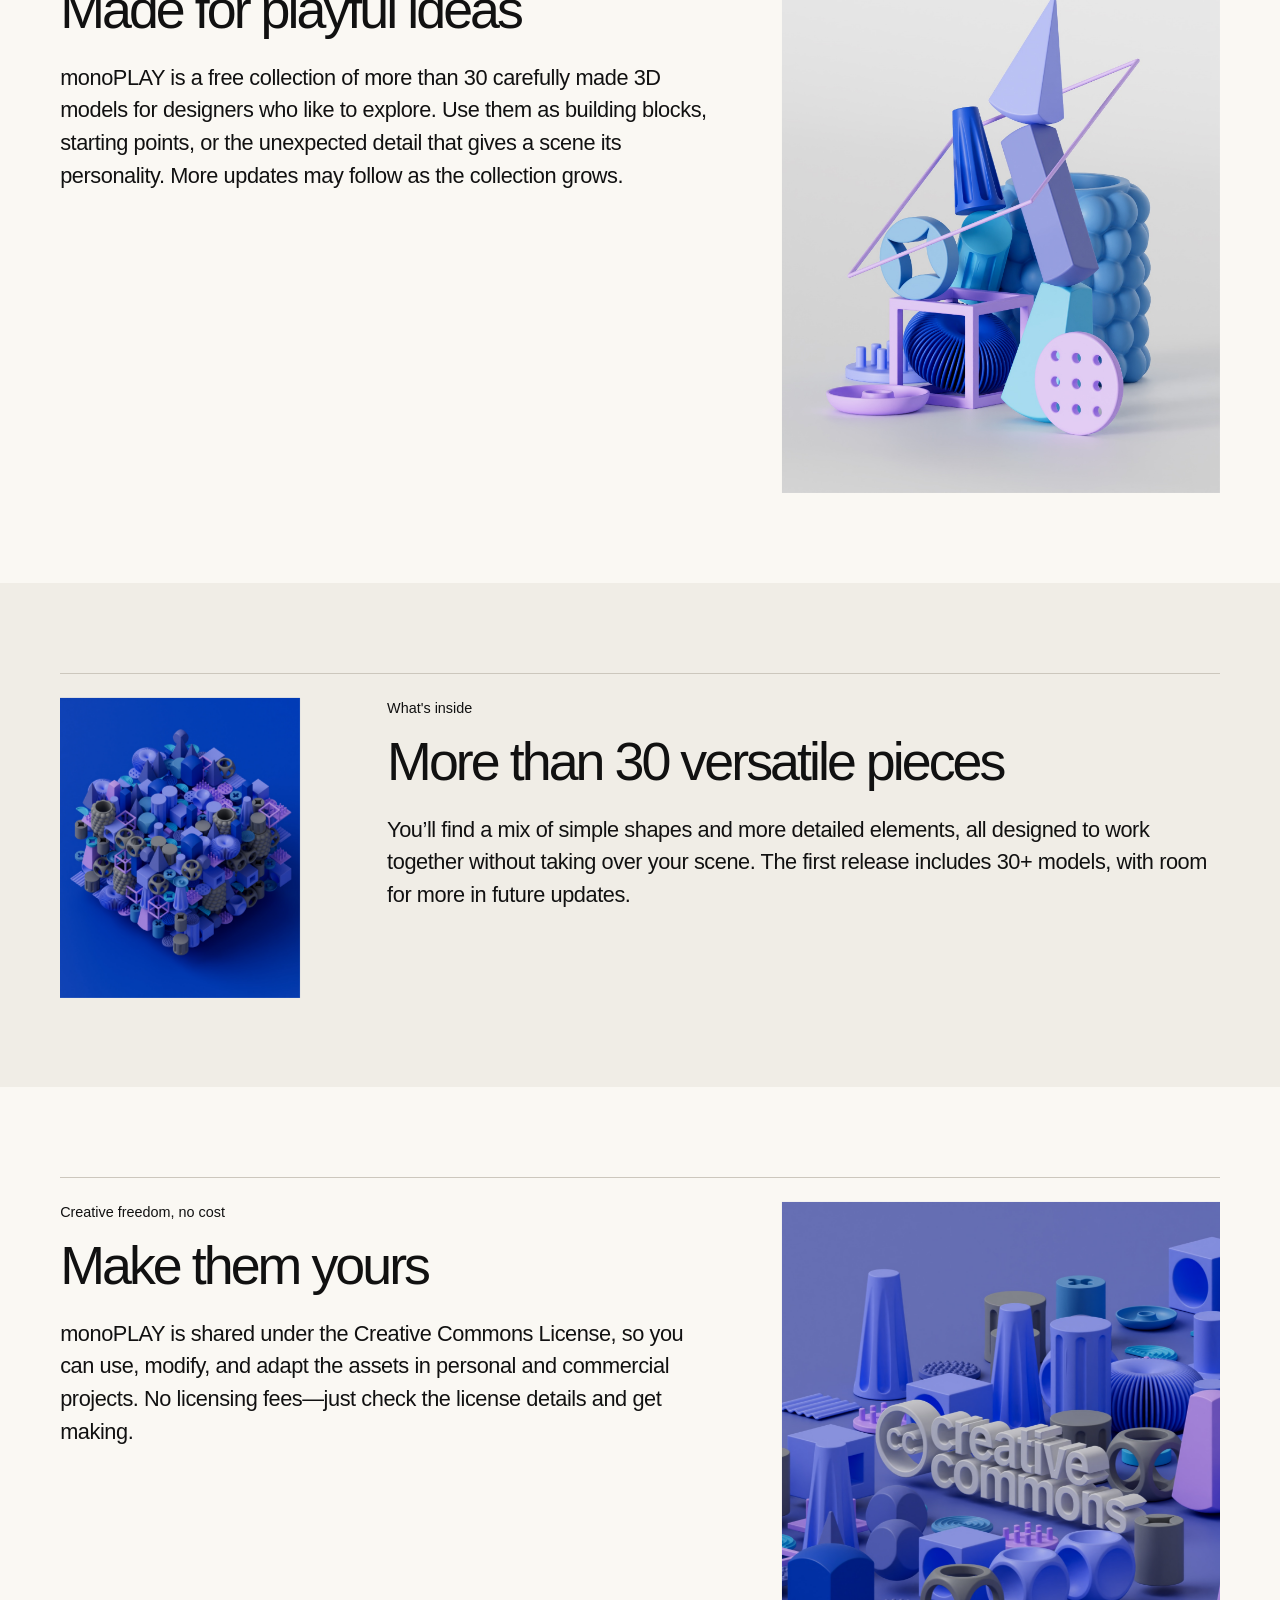
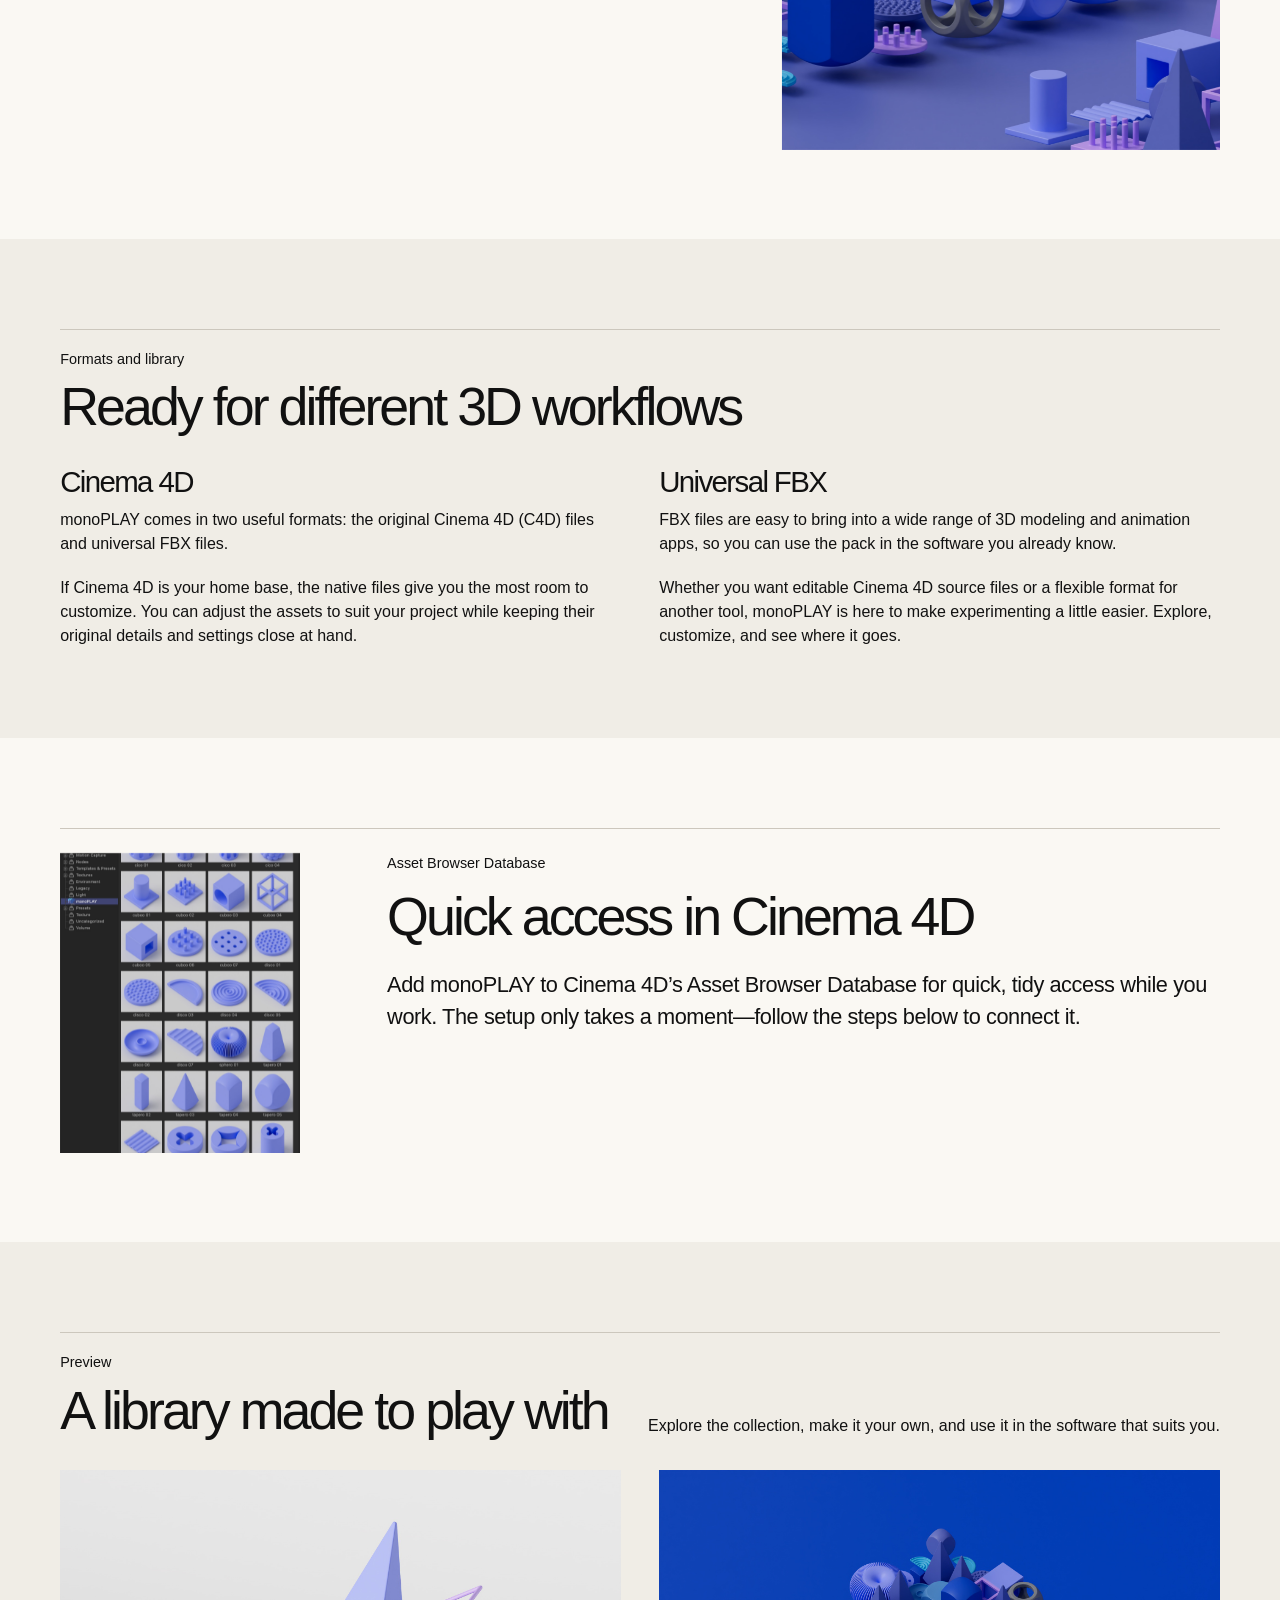
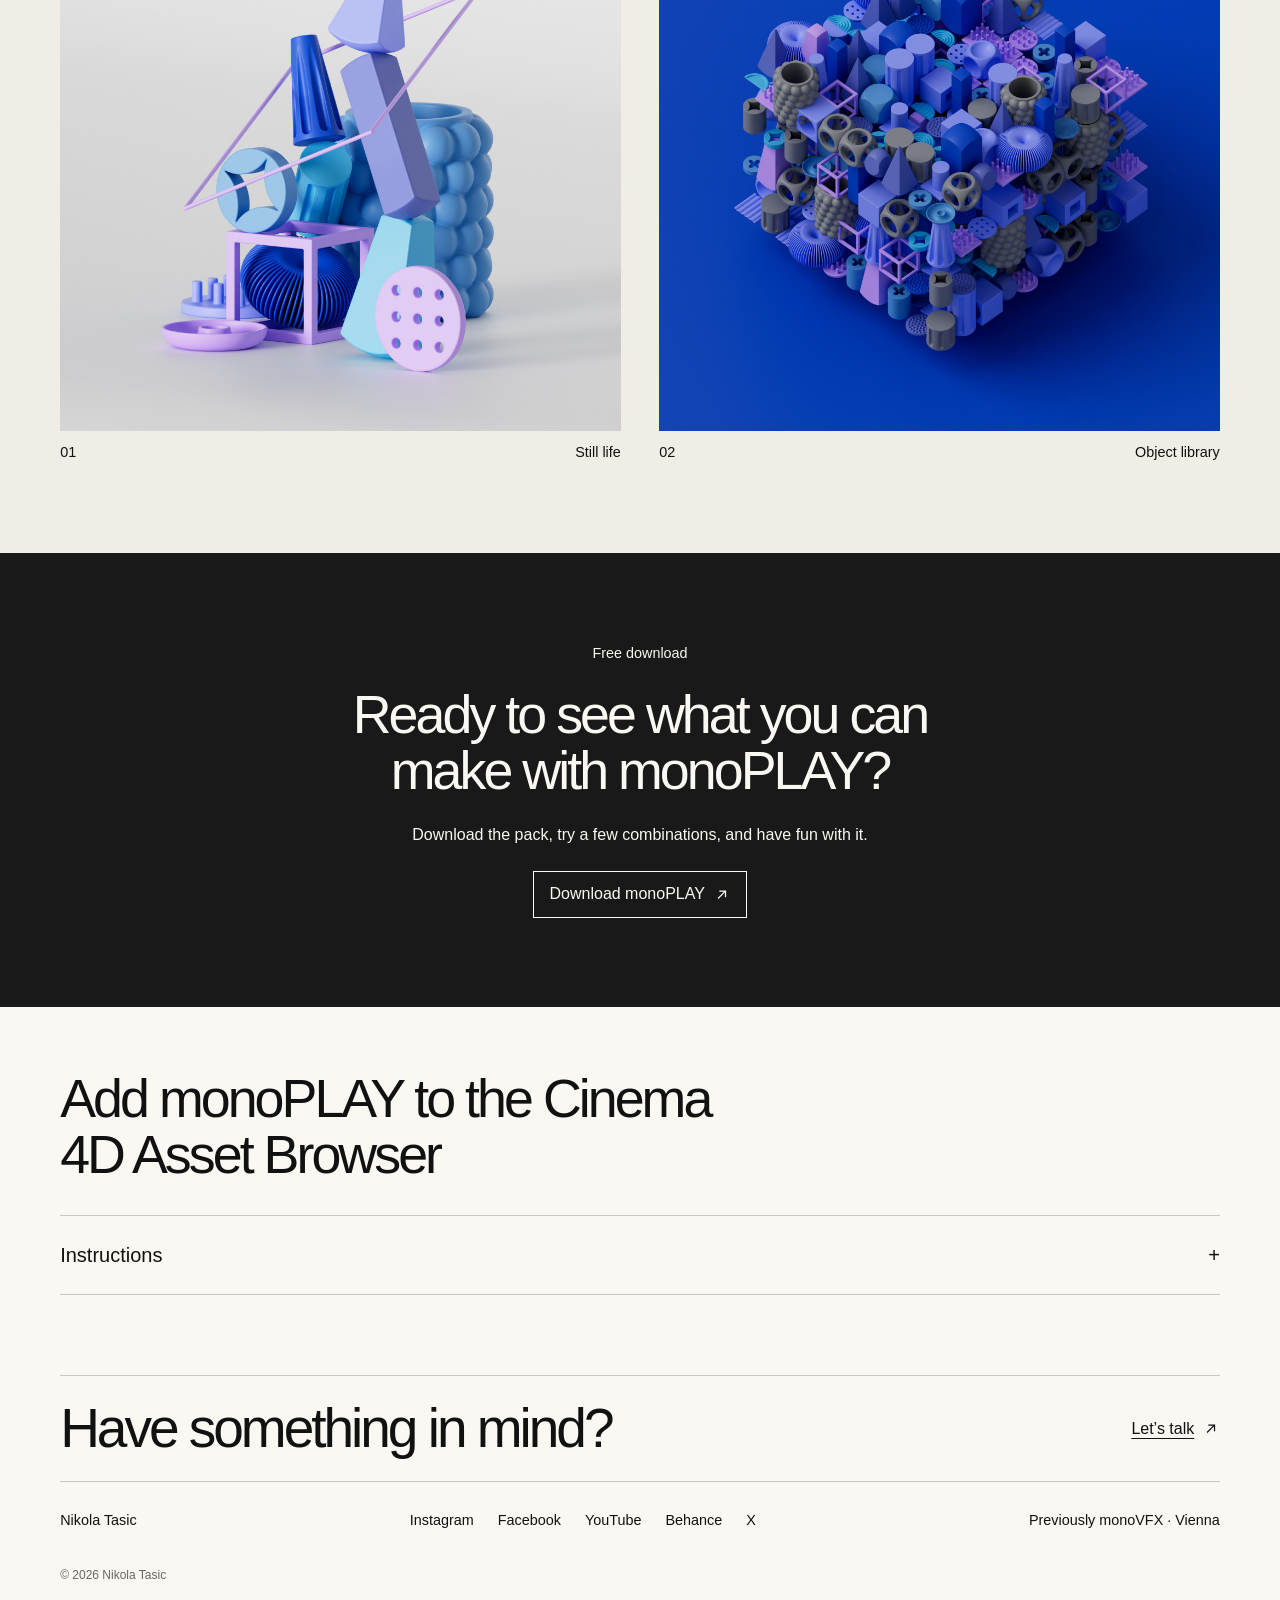
<file: monoplay/index.html>
<!DOCTYPE html><html lang="en"><head><meta name="robots" content="noindex,nofollow,noarchive"><meta charset="UTF-8"><meta name="viewport" content="width=device-width"><meta name="description" content="A free, playful 3D model pack made to help ideas take shape."><meta name="generator" content="Astro v7.1.6"><meta name="theme-color" content="#faf8f3"><link rel="icon" href="/favicon.svg" type="image/svg+xml"><meta property="og:title" content="monoPLAY — Nikola Tasic"><meta property="og:description" content="A free, playful 3D model pack made to help ideas take shape."><meta property="og:type" content="website"><meta property="og:site_name" content="Nikola Tasic"><meta name="twitter:card" content="summary"><title>monoPLAY — Nikola Tasic</title><style>.construction[data-astro-cid-kgzlbd2k]{padding:5rem var(--gutter) 7rem;border-top:1px solid var(--line);grid-template-columns:.8fr 1.2fr;gap:6vw;display:grid}.construction__copy[data-astro-cid-kgzlbd2k]{padding-top:3rem}.construction[data-astro-cid-kgzlbd2k] h2[data-astro-cid-kgzlbd2k]{letter-spacing:-.065em;margin-block:1rem 1.5rem;font-size:clamp(3rem,5.5vw,6rem)}.construction__copy[data-astro-cid-kgzlbd2k]>p[data-astro-cid-kgzlbd2k]:not(.eyebrow){max-width:38ch;line-height:1.65}.construction__credit[data-astro-cid-kgzlbd2k]{color:#625f59;flex-wrap:wrap;gap:1rem;margin-top:2rem;font-size:.7rem;display:flex}.construction__stage[data-astro-cid-kgzlbd2k]{height:clamp(24rem,40vw,36rem);position:relative}.construction__stage[data-astro-cid-kgzlbd2k] img[data-astro-cid-kgzlbd2k],canvas[data-astro-cid-kgzlbd2k]{object-fit:cover;width:100%;height:100%}.construction__stage[data-astro-cid-kgzlbd2k] canvas[data-astro-cid-kgzlbd2k]{touch-action:pan-y;cursor:grab;filter:drop-shadow(0 18px 14px #37244225);position:absolute;inset:0}.construction__stage[data-astro-cid-kgzlbd2k] canvas[data-astro-cid-kgzlbd2k]:active{cursor:grabbing}.construction__start[data-astro-cid-kgzlbd2k]{background:var(--paper);cursor:pointer;border:0;padding:1rem 1.25rem;position:absolute;bottom:1rem;left:1rem}.construction[data-astro-cid-kgzlbd2k][data-state=ready] img[data-astro-cid-kgzlbd2k]{visibility:hidden}.construction__controls[data-astro-cid-kgzlbd2k]{border-top:1px solid var(--line);padding-top:1rem}.construction__controls[data-astro-cid-kgzlbd2k][hidden]{display:none}.construction__controls[data-astro-cid-kgzlbd2k] label[data-astro-cid-kgzlbd2k]{justify-content:space-between;font-size:.8rem;display:flex}.construction__controls[data-astro-cid-kgzlbd2k] input[data-astro-cid-kgzlbd2k]{accent-color:#525b9d;width:100%;min-height:2.75rem;margin-block:.4rem}.construction__controls[data-astro-cid-kgzlbd2k]>div[data-astro-cid-kgzlbd2k]{flex-wrap:wrap;gap:1rem;display:flex}.construction__controls[data-astro-cid-kgzlbd2k] button[data-astro-cid-kgzlbd2k]{cursor:pointer;background:0 0;border:0;border-bottom:1px solid;min-height:2.75rem;padding:.5rem 0;font-size:.8rem}.construction__controls[data-astro-cid-kgzlbd2k] p[data-astro-cid-kgzlbd2k],.construction__status[data-astro-cid-kgzlbd2k]{color:#625f59;margin-top:1rem;font-size:.75rem}.construction[data-astro-cid-kgzlbd2k][data-state=ready] .construction__status[data-astro-cid-kgzlbd2k]{clip-path:inset(50%);width:1px;height:1px;position:absolute;overflow:hidden}@media (width<=960px){.construction[data-astro-cid-kgzlbd2k]{grid-template-columns:1fr;gap:1.5rem;padding-block:2rem 4rem}.construction__copy[data-astro-cid-kgzlbd2k]{padding-top:0}.construction__stage[data-astro-cid-kgzlbd2k]{height:27rem}}
</style><link rel="stylesheet" href="/_astro/BaseLayout.CbWkrqCH.css"></head><body><a class="skip-link" href="#main-content">Skip to content</a><header class="site-header"><a class="site-logo" href="/" aria-label="Nikola Tasic home">Nikola Tasic</a><nav class="desktop-nav" aria-label="Primary navigation"><a href="/projects/">Work</a><a href="/experiments/">Experiments</a><a href="/lab-notes/">Lab Notes</a><a href="/free-stuff/" aria-current="page">Resources</a><a href="/about/">About</a><a href="/contact/">Contact</a></nav><details class="mobile-nav"><summary><span>Menu</span><span class="mobile-nav__icon" aria-hidden="true"></span></summary><nav aria-label="Mobile navigation"><a href="/projects/">Work</a><a href="/experiments/">Experiments</a><a href="/lab-notes/">Lab Notes</a><a href="/free-stuff/" aria-current="page">Resources</a><a href="/about/">About</a><a href="/contact/">Contact</a></nav></details></header><main id="main-content"><header class="resource-intro"><div class="resource-intro__copy"><p class="eyebrow">Free stuff</p><h1>monoPLAY</h1><p>A free, playful 3D model pack made to help ideas take shape.</p><a class="button-link button-link--primary" href="https://monovfx.gumroad.com/l/monoplay" target="_blank" rel="noreferrer">Get it here <span aria-hidden="true">→</span></a></div><img src="/uploads/monovfx/monoplay-index.jpg" alt="Blue monoPLAY 3D objects arranged on a light background" fetchpriority="high"></header><section class="construction" data-construction data-state="waiting" aria-labelledby="counterform-title" id="counterform" data-astro-cid-kgzlbd2k><div class="construction__copy" data-astro-cid-kgzlbd2k><p class="eyebrow" data-astro-cid-kgzlbd2k>Interactive study / monoPLAY</p><h2 id="counterform-title" data-astro-cid-kgzlbd2k>Counterform.</h2><p data-astro-cid-kgzlbd2k>Three familiar forms, one unlikely balance. Take this little construction apart, turn it around, and put it back together. A study made with Sphero, Cuboo and Yolo from my monoPLAY collection.</p><p class="construction__credit" data-astro-cid-kgzlbd2k>01 Sphero <span data-astro-cid-kgzlbd2k>02 Cuboo</span> <span data-astro-cid-kgzlbd2k>03 Yolo</span></p></div><div class="construction__art" data-astro-cid-kgzlbd2k><div class="construction__stage" data-construction-stage data-astro-cid-kgzlbd2k><img src="/uploads/monovfx/monoplay-still.jpg" alt="A still life made with the original monoPLAY forms" loading="lazy" data-astro-cid-kgzlbd2k><canvas hidden tabindex="0" role="group" aria-label="Counterform construction. Drag to rotate. Arrow keys turn, R resets the view." aria-describedby="construction-hint" data-astro-cid-kgzlbd2k></canvas><button type="button" class="construction__start" data-construction-start data-astro-cid-kgzlbd2k>Play with the construction <span aria-hidden="true" data-astro-cid-kgzlbd2k>↗</span></button></div><div class="construction__controls" data-construction-controls hidden data-astro-cid-kgzlbd2k><label for="construction-spread" data-astro-cid-kgzlbd2k>Take it apart <output data-construction-value data-astro-cid-kgzlbd2k>0%</output></label><input id="construction-spread" type="range" min="0" max="100" step="1" value="0" data-astro-cid-kgzlbd2k><div data-astro-cid-kgzlbd2k><button type="button" data-construction-assemble data-astro-cid-kgzlbd2k>Assemble ↘</button><button type="button" data-construction-separate data-astro-cid-kgzlbd2k>Disassemble ↗</button><button type="button" data-construction-reset data-astro-cid-kgzlbd2k>Reset view</button></div><p id="construction-hint" data-astro-cid-kgzlbd2k>Drag to turn. Slide to discover the parts.</p></div><p class="construction__status" role="status" aria-live="polite" data-construction-status data-astro-cid-kgzlbd2k>Press Play to explore the construction in 3D.</p></div></section><script type="module" src="/_astro/MonoConstruction.astro_astro_type_script_index_0_lang.D_Mqa3KQ.js"></script><section class="section-frame section-frame--large surface-default text-image text-image--right" aria-labelledby="text-image-made-for-playful-ideas"><div class="section-inner section-inner--wide"><div class="text-image__media reveal"><img src="/uploads/monovfx/monoplay-still.jpg" alt="A detailed still life made with monoPLAY objects" loading="lazy" decoding="async"></div><div class="text-image__copy reveal"><p class="eyebrow">Introduction</p><h2 id="text-image-made-for-playful-ideas">Made for playful ideas</h2><div class="rich-text rich-text--large"><p>monoPLAY is a free collection of more than 30 carefully made 3D models for designers who like to explore. Use them as building blocks, starting points, or the unexpected detail that gives a scene its personality. More updates may follow as the collection grows.</p>
</div></div></div></section><section class="section-frame section-frame--large surface-muted text-image text-image--left" aria-labelledby="text-image-more-than-30-versatile-pieces"><div class="section-inner section-inner--wide"><div class="text-image__media reveal"><img src="/uploads/monovfx/monoplay-cubes.jpg" alt="A grid of colorful monoPLAY 3D forms" loading="lazy" decoding="async"></div><div class="text-image__copy reveal"><p class="eyebrow">What&#39;s inside</p><h2 id="text-image-more-than-30-versatile-pieces">More than 30 versatile pieces</h2><div class="rich-text rich-text--large"><p>You’ll find a mix of simple shapes and more detailed elements, all designed to work together without taking over your scene. The first release includes 30+ models, with room for more in future updates.</p>
</div></div></div></section><section class="section-frame section-frame--large surface-default text-image text-image--right" aria-labelledby="text-image-make-them-yours"><div class="section-inner section-inner--wide"><div class="text-image__media reveal"><img src="/uploads/monovfx/monoplay-creative-commons.jpg" alt="monoPLAY objects surrounding a Creative Commons symbol" loading="lazy" decoding="async"></div><div class="text-image__copy reveal"><p class="eyebrow">Creative freedom, no cost</p><h2 id="text-image-make-them-yours">Make them yours</h2><div class="rich-text rich-text--large"><p>monoPLAY is shared under the Creative Commons License, so you can use, modify, and adapt the assets in personal and commercial projects. No licensing fees—just check the license details and get making.</p>
</div></div></div></section><section class="section-frame section-frame--large surface-muted modular-grid-section" aria-labelledby="grid-ready-for-different-3d-workflows"><div class="section-inner section-inner--wide"><header class="section-heading reveal"><div><p class="eyebrow">Formats and library</p><h2 id="grid-ready-for-different-3d-workflows">Ready for different 3D workflows</h2></div></header><div class="modular-grid modular-grid--two_equal"><div class="modular-grid__column reveal" data-column="1"><div class="module module-heading align-left"><h3>Cinema 4D</h3></div><div class="module rich-text"><p>monoPLAY comes in two useful formats: the original Cinema 4D (C4D) files and universal FBX files.</p>
<p>If Cinema 4D is your home base, the native files give you the most room to customize. You can adjust the assets to suit your project while keeping their original details and settings close at hand.</p>
</div></div><div class="modular-grid__column reveal" data-column="2"><div class="module module-heading align-left"><h3>Universal FBX</h3></div><div class="module rich-text"><p>FBX files are easy to bring into a wide range of 3D modeling and animation apps, so you can use the pack in the software you already know.</p>
<p>Whether you want editable Cinema 4D source files or a flexible format for another tool, monoPLAY is here to make experimenting a little easier. Explore, customize, and see where it goes.</p>
</div></div></div></div></section><section class="section-frame section-frame--large surface-default text-image text-image--left" aria-labelledby="text-image-quick-access-in-cinema-4d"><div class="section-inner section-inner--wide"><div class="text-image__media reveal"><img src="/uploads/monovfx/monoplay-browser.jpg" alt="monoPLAY assets visible in the Cinema 4D Asset Browser" loading="lazy" decoding="async"></div><div class="text-image__copy reveal"><p class="eyebrow">Asset Browser Database</p><h2 id="text-image-quick-access-in-cinema-4d">Quick access in Cinema 4D</h2><div class="rich-text rich-text--large"><p>Add monoPLAY to Cinema 4D’s Asset Browser Database for quick, tidy access while you work. The setup only takes a moment—follow the steps below to connect it.</p>
</div></div></div></section><section class="section-frame section-frame--large surface-muted gallery-section" aria-labelledby="gallery-a-library-made-to-play-with"><div class="section-inner section-inner--wide"><header class="section-heading reveal"><div><p class="eyebrow">Preview</p><h2 id="gallery-a-library-made-to-play-with">A library made to play with</h2></div><p>Explore the collection, make it your own, and use it in the software that suits you.</p></header><div class="gallery-grid"><figure class="gallery-item gallery-item--square reveal"><div class="gallery-item__image"><img src="/uploads/monovfx/monoplay-still.jpg" alt="Detailed monoPLAY still life" loading="lazy" decoding="async"></div><figcaption><span>01</span>Still life</figcaption></figure><figure class="gallery-item gallery-item--square reveal"><div class="gallery-item__image"><img src="/uploads/monovfx/monoplay-cubes.jpg" alt="A grid of colorful monoPLAY objects" loading="lazy" decoding="async"></div><figcaption><span>02</span>Object library</figcaption></figure></div></div></section><section class="section-frame section-frame--large surface-accent cta-section align-center" aria-labelledby="cta-ready-to-see-what-you-can-make-with-monoplay-"><div class="section-inner section-inner--contained"><div class="cta-section__content reveal"><p class="eyebrow">Free download</p><h2 id="cta-ready-to-see-what-you-can-make-with-monoplay-">Ready to see what you can make with monoPLAY?</h2><p>Download the pack, try a few combinations, and have fun with it.</p><a class="button-link button-link--primary" href="https://monovfx.gumroad.com/l/monoplay" target="_blank" rel="noreferrer"><span>Download monoPLAY</span><svg aria-hidden="true" viewBox="0 0 20 20"><path d="M4 10h11M11 5l5 5-5 5"></path></svg></a></div></div></section><section class="instructions" aria-labelledby="instructions-title"><h2 id="instructions-title">Add monoPLAY to the Cinema 4D Asset Browser</h2><details><summary>Instructions <span aria-hidden="true">+</span></summary><ol><li><p>First, extract the monoVFX-monoPLAY.zip file you downloaded from Gumroad.</p><img src="/uploads/monovfx/monoplay-step-1.png" alt="The extracted monoVFX monoPLAY download folder" loading="lazy"></li><li><p>In Cinema 4D, open the Asset Browser using the button at the top left of the app.</p><img src="/uploads/monovfx/monoplay-step-2.png" alt="Cinema 4D with the Asset Browser button highlighted" loading="lazy"></li><li><p>In that panel, go to Databases &gt; Connect Zip Database. Select monoPLAY V1.zip in the Cinema 4D Library Database folder you extracted from monoVFX-monoPLAY.zip.</p><img src="/uploads/monovfx/monoplay-step-3.png" alt="Cinema 4D database menu and monoPLAY zip selection" loading="lazy"></li><li><p>monoPLAY should now appear in your asset list. Use the databases icon whenever you want to review, update, hide, or remove connected databases.</p><img src="/uploads/monovfx/database-icon.png" alt="Cinema 4D databases icon" loading="lazy"></li></ol></details></section></main><footer class="site-footer"><div class="site-footer__invitation"><h2>Have something in mind?</h2><a class="button-link button-link--text" href="/contact/"><span>Let’s talk</span><svg aria-hidden="true" viewBox="0 0 20 20"><path d="M4 10h11M11 5l5 5-5 5"></path></svg></a></div><div class="site-footer__main"><a class="site-footer__mark" href="/">Nikola Tasic</a><nav class="social-links social-links--compact" aria-label="Social media"><a href="https://www.instagram.com/monovfx/" target="_blank" rel="noreferrer" aria-label="Instagram" title="Instagram"><svg viewBox="0 0 24 24" aria-hidden="true"><path d="M7.0301.084c-1.2768.0602-2.1487.264-2.911.5634-.7888.3075-1.4575.72-2.1228 1.3877-.6652.6677-1.075 1.3368-1.3802 2.127-.2954.7638-.4956 1.6365-.552 2.914-.0564 1.2775-.0689 1.6882-.0626 4.947.0062 3.2586.0206 3.6671.0825 4.9473.061 1.2765.264 2.1482.5635 2.9107.308.7889.72 1.4573 1.388 2.1228.6679.6655 1.3365 1.0743 2.1285 1.38.7632.295 1.6361.4961 2.9134.552 1.2773.056 1.6884.069 4.9462.0627 3.2578-.0062 3.668-.0207 4.9478-.0814 1.28-.0607 2.147-.2652 2.9098-.5633.7889-.3086 1.4578-.72 2.1228-1.3881.665-.6682 1.0745-1.3378 1.3795-2.1284.2957-.7632.4966-1.636.552-2.9124.056-1.2809.0692-1.6898.063-4.948-.0063-3.2583-.021-3.6668-.0817-4.9465-.0607-1.2797-.264-2.1487-.5633-2.9117-.3084-.7889-.72-1.4568-1.3876-2.1228C21.2982 1.33 20.628.9208 19.8378.6165 19.074.321 18.2017.1197 16.9244.0645 15.6471.0093 15.236-.005 11.977.0014 8.718.0076 8.31.0215 7.0301.0839m.1402 21.6932c-1.17-.0509-1.8053-.2453-2.2287-.408-.5606-.216-.96-.4771-1.3819-.895-.422-.4178-.6811-.8186-.9-1.378-.1644-.4234-.3624-1.058-.4171-2.228-.0595-1.2645-.072-1.6442-.079-4.848-.007-3.2037.0053-3.583.0607-4.848.05-1.169.2456-1.805.408-2.2282.216-.5613.4762-.96.895-1.3816.4188-.4217.8184-.6814 1.3783-.9003.423-.1651 1.0575-.3614 2.227-.4171 1.2655-.06 1.6447-.072 4.848-.079 3.2033-.007 3.5835.005 4.8495.0608 1.169.0508 1.8053.2445 2.228.408.5608.216.96.4754 1.3816.895.4217.4194.6816.8176.9005 1.3787.1653.4217.3617 1.056.4169 2.2263.0602 1.2655.0739 1.645.0796 4.848.0058 3.203-.0055 3.5834-.061 4.848-.051 1.17-.245 1.8055-.408 2.2294-.216.5604-.4763.96-.8954 1.3814-.419.4215-.8181.6811-1.3783.9-.4224.1649-1.0577.3617-2.2262.4174-1.2656.0595-1.6448.072-4.8493.079-3.2045.007-3.5825-.006-4.848-.0608M16.953 5.5864A1.44 1.44 0 1 0 18.39 4.144a1.44 1.44 0 0 0-1.437 1.4424M5.8385 12.012c.0067 3.4032 2.7706 6.1557 6.173 6.1493 3.4026-.0065 6.157-2.7701 6.1506-6.1733-.0065-3.4032-2.771-6.1565-6.174-6.1498-3.403.0067-6.156 2.771-6.1496 6.1738M8 12.0077a4 4 0 1 1 4.008 3.9921A3.9996 3.9996 0 0 1 8 12.0077"></path></svg><span>Instagram</span></a><a href="https://www.facebook.com/monovfx/" target="_blank" rel="noreferrer" aria-label="Facebook" title="Facebook"><svg viewBox="0 0 24 24" aria-hidden="true"><path d="M9.101 23.691v-7.98H6.627v-3.667h2.474v-1.58c0-4.085 1.848-5.978 5.858-5.978.401 0 .955.042 1.468.103a8.68 8.68 0 0 1 1.141.195v3.325a8.623 8.623 0 0 0-.653-.036 26.805 26.805 0 0 0-.733-.009c-.707 0-1.259.096-1.675.309a1.686 1.686 0 0 0-.679.622c-.258.42-.374.995-.374 1.752v1.297h3.919l-.386 2.103-.287 1.564h-3.246v8.245C19.396 23.238 24 18.179 24 12.044c0-6.627-5.373-12-12-12s-12 5.373-12 12c0 5.628 3.874 10.35 9.101 11.647Z"></path></svg><span>Facebook</span></a><a href="https://www.youtube.com/user/monovfx/" target="_blank" rel="noreferrer" aria-label="YouTube" title="YouTube"><svg viewBox="0 0 24 24" aria-hidden="true"><path d="M23.498 6.186a3.016 3.016 0 0 0-2.122-2.136C19.505 3.545 12 3.545 12 3.545s-7.505 0-9.377.505A3.017 3.017 0 0 0 .502 6.186C0 8.07 0 12 0 12s0 3.93.502 5.814a3.016 3.016 0 0 0 2.122 2.136c1.871.505 9.376.505 9.376.505s7.505 0 9.377-.505a3.015 3.015 0 0 0 2.122-2.136C24 15.93 24 12 24 12s0-3.93-.502-5.814zM9.545 15.568V8.432L15.818 12l-6.273 3.568z"></path></svg><span>YouTube</span></a><a href="https://www.behance.net/monovfx" target="_blank" rel="noreferrer" aria-label="Behance" title="Behance"><svg viewBox="0 0 24 24" aria-hidden="true"><path d="M16.969 16.927a2.561 2.561 0 0 0 1.901.677 2.501 2.501 0 0 0 1.531-.475c.362-.235.636-.584.779-.99h2.585a5.091 5.091 0 0 1-1.9 2.896 5.292 5.292 0 0 1-3.091.88 5.839 5.839 0 0 1-2.284-.433 4.871 4.871 0 0 1-1.723-1.211 5.657 5.657 0 0 1-1.08-1.874 7.057 7.057 0 0 1-.383-2.393c-.005-.8.129-1.595.396-2.349a5.313 5.313 0 0 1 5.088-3.604 4.87 4.87 0 0 1 2.376.563c.661.362 1.231.87 1.668 1.485a6.2 6.2 0 0 1 .943 2.133c.194.821.263 1.666.205 2.508h-7.699c-.063.79.184 1.574.688 2.187ZM6.947 4.084a8.065 8.065 0 0 1 1.928.198 4.29 4.29 0 0 1 1.49.638c.418.303.748.711.958 1.182.241.579.357 1.203.341 1.83a3.506 3.506 0 0 1-.506 1.961 3.726 3.726 0 0 1-1.503 1.287 3.588 3.588 0 0 1 2.027 1.437c.464.747.697 1.615.67 2.494a4.593 4.593 0 0 1-.423 2.032 3.945 3.945 0 0 1-1.163 1.413 5.114 5.114 0 0 1-1.683.807 7.135 7.135 0 0 1-1.928.259H0V4.084h6.947Zm-.235 12.9c.308.004.616-.029.916-.099a2.18 2.18 0 0 0 .766-.332c.228-.158.411-.371.534-.619.142-.317.208-.663.191-1.009a2.08 2.08 0 0 0-.642-1.715 2.618 2.618 0 0 0-1.696-.505h-3.54v4.279h3.471Zm13.635-5.967a2.13 2.13 0 0 0-1.654-.619 2.336 2.336 0 0 0-1.163.259 2.474 2.474 0 0 0-.738.62 2.359 2.359 0 0 0-.396.792c-.074.239-.12.485-.137.734h4.769a3.239 3.239 0 0 0-.679-1.785l-.002-.001Zm-13.813-.648a2.254 2.254 0 0 0 1.423-.433c.399-.355.607-.88.56-1.413a1.916 1.916 0 0 0-.178-.891 1.298 1.298 0 0 0-.495-.533 1.851 1.851 0 0 0-.711-.274 3.966 3.966 0 0 0-.835-.073H3.241v3.631h3.293v-.014ZM21.62 5.122h-5.976v1.527h5.976V5.122Z"></path></svg><span>Behance</span></a><a href="https://twitter.com/monovfx" target="_blank" rel="noreferrer" aria-label="X" title="X"><svg viewBox="0 0 24 24" aria-hidden="true"><path d="M14.234 10.162 22.977 0h-2.072l-7.591 8.824L7.251 0H.258l9.168 13.343L.258 24H2.33l8.016-9.318L16.749 24h6.993zm-2.837 3.299-.929-1.329L3.076 1.56h3.182l5.965 8.532.929 1.329 7.754 11.09h-3.182z"></path></svg><span>X</span></a></nav><p>Previously monoVFX · Vienna</p></div><p class="site-footer__credit">© 2026 Nikola Tasic</p></footer><script type="module">var e=window.matchMedia(`(prefers-reduced-motion: reduce)`).matches,t=[...document.querySelectorAll(`.reveal`)];if(e)t.forEach(e=>e.classList.add(`is-visible`));else{let e=new IntersectionObserver(t=>{t.forEach(t=>{t.isIntersecting&&(t.target.classList.add(`is-visible`),e.unobserve(t.target))})},{rootMargin:`0px 0px -8% 0px`,threshold:.12});t.forEach(t=>e.observe(t))}</script></body></html>
</file>
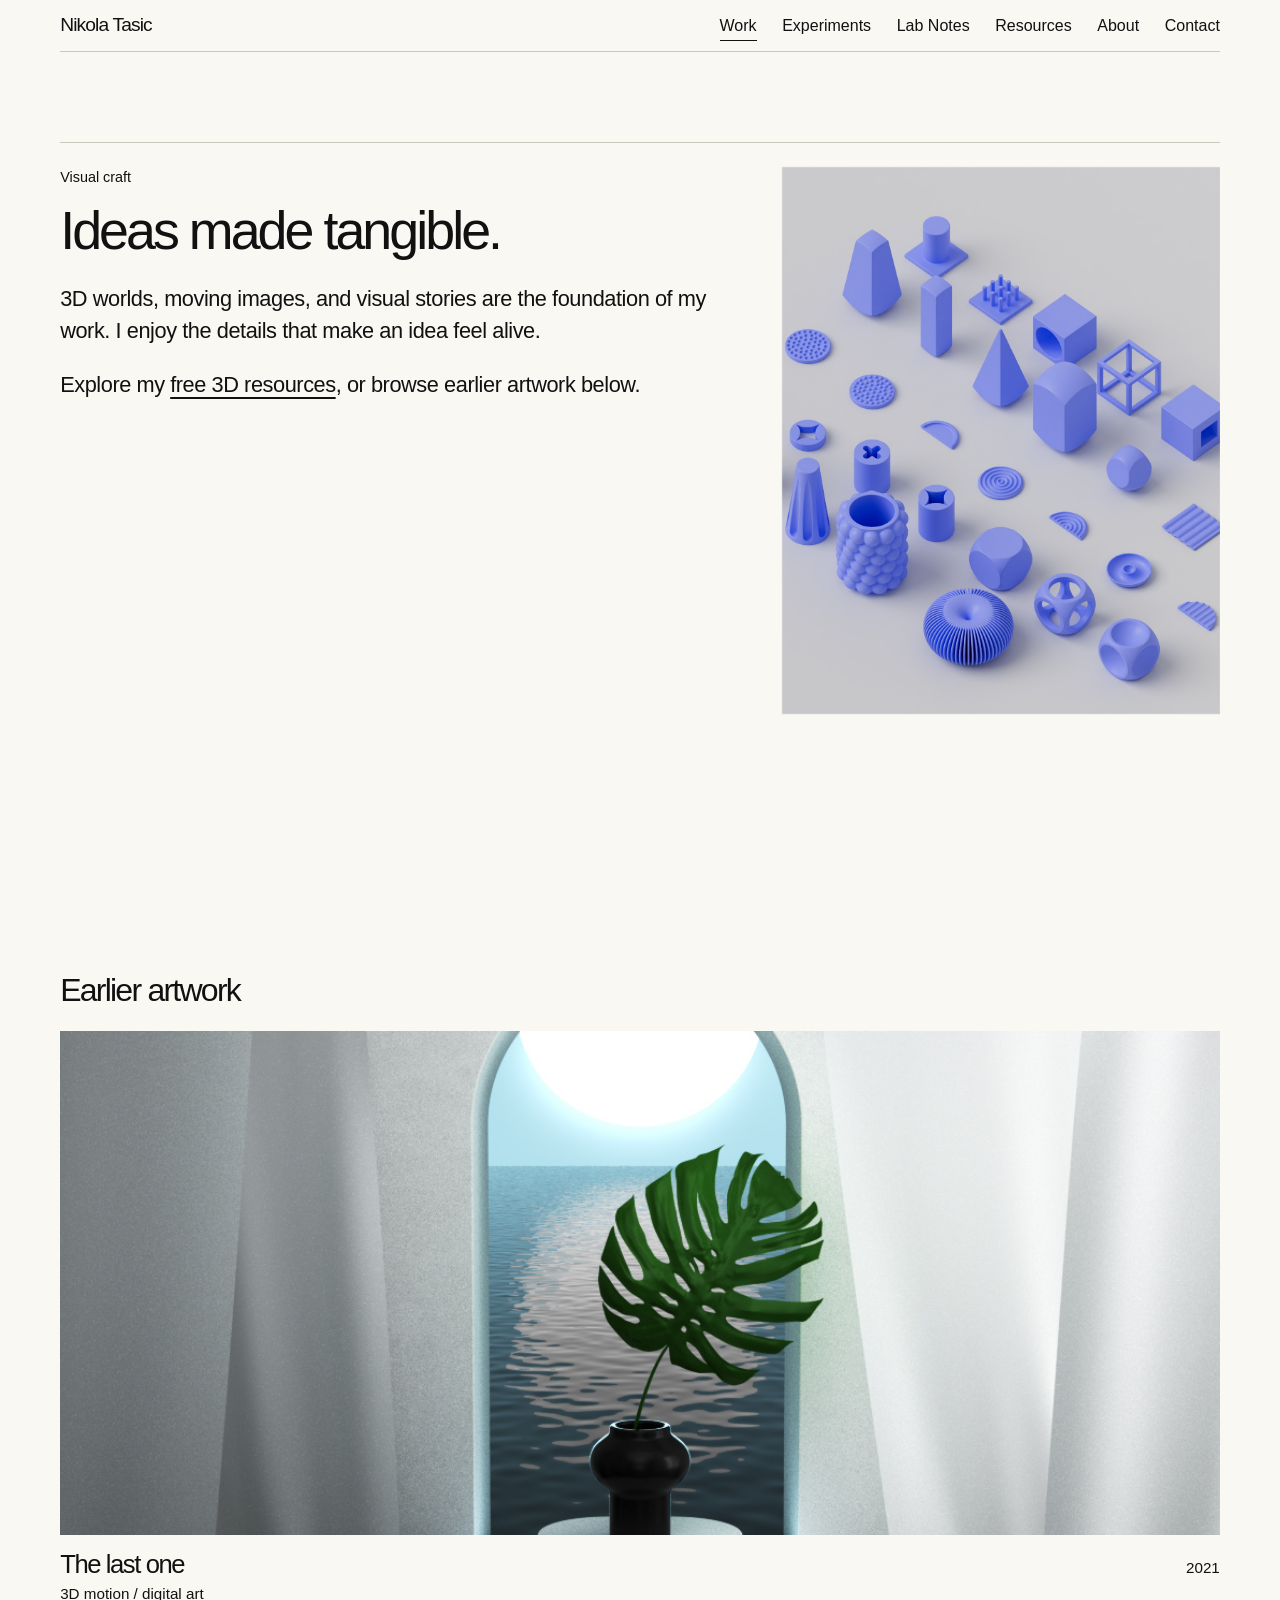
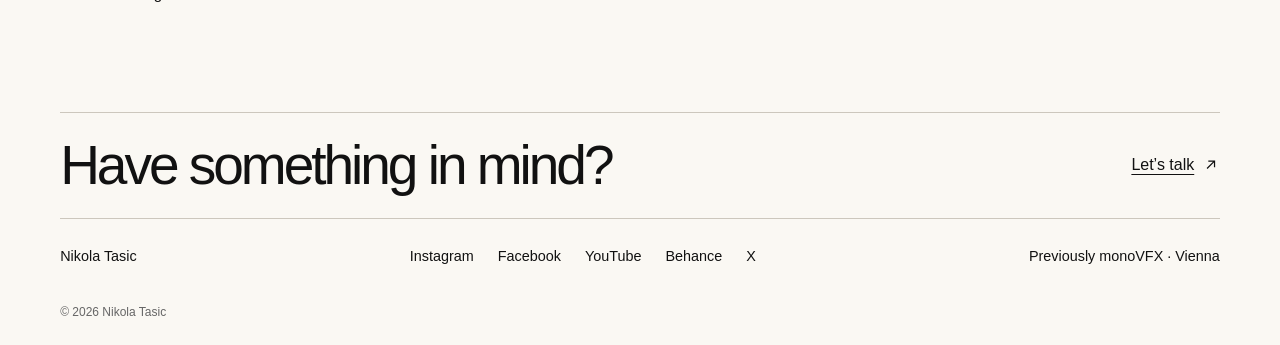
<file: projects/index.html>
<!DOCTYPE html><html lang="en"><head><meta name="robots" content="noindex,nofollow,noarchive"><meta charset="UTF-8"><meta name="viewport" content="width=device-width"><meta name="description" content="3D motion, visual storytelling, and earlier artwork by Nikola Tasic."><meta name="generator" content="Astro v7.1.6"><meta name="theme-color" content="#faf8f3"><link rel="icon" href="/favicon.svg" type="image/svg+xml"><meta property="og:title" content="Work — Nikola Tasic"><meta property="og:description" content="3D motion, visual storytelling, and earlier artwork by Nikola Tasic."><meta property="og:type" content="website"><meta property="og:site_name" content="Nikola Tasic"><meta name="twitter:card" content="summary"><title>Work — Nikola Tasic</title><link rel="stylesheet" href="/_astro/BaseLayout.CbWkrqCH.css"></head><body><a class="skip-link" href="#main-content">Skip to content</a><header class="site-header"><a class="site-logo" href="/" aria-label="Nikola Tasic home">Nikola Tasic</a><nav class="desktop-nav" aria-label="Primary navigation"><a href="/projects/" aria-current="page">Work</a><a href="/experiments/">Experiments</a><a href="/lab-notes/">Lab Notes</a><a href="/free-stuff/">Resources</a><a href="/about/">About</a><a href="/contact/">Contact</a></nav><details class="mobile-nav"><summary><span>Menu</span><span class="mobile-nav__icon" aria-hidden="true"></span></summary><nav aria-label="Mobile navigation"><a href="/projects/" aria-current="page">Work</a><a href="/experiments/">Experiments</a><a href="/lab-notes/">Lab Notes</a><a href="/free-stuff/">Resources</a><a href="/about/">About</a><a href="/contact/">Contact</a></nav></details></header><main id="main-content"><h1 class="visually-hidden">Work</h1><section class="section-frame section-frame--large surface-default text-image text-image--right" aria-labelledby="text-image-ideas-made-tangible-"><div class="section-inner section-inner--wide"><div class="text-image__media reveal"><img src="/uploads/monovfx/monoplay-index.jpg" alt="Playful blue 3D forms from the monoPLAY collection" loading="lazy" decoding="async"></div><div class="text-image__copy reveal"><p class="eyebrow">Visual craft</p><h2 id="text-image-ideas-made-tangible-">Ideas made tangible.</h2><div class="rich-text rich-text--large"><p>3D worlds, moving images, and visual stories are the foundation of my work. I enjoy the details that make an idea feel alive.</p>
<p>Explore my <a href="/free-stuff/">free 3D resources</a>, or browse earlier artwork below.</p>
</div></div></div></section><section class="work-index"><h2 class="archive-heading">Earlier artwork</h2><div class="project-grid"><article class="project-card project-card--ice"><a href="/projects/the-last-one/" aria-label="View The last one"><figure class="project-card__image"><img src="/uploads/monovfx/the-last-one.jpg" alt="A green monstera leaf in a black vase, framed by a white arch looking out to sea" loading="eager" decoding="async"><span aria-hidden="true" class="project-card__index">01</span></figure><div class="project-card__meta"><div><h3>The last one</h3><p>3D motion / digital art</p></div><p class="project-card__year">2021</p></div></a></article></div></section></main><footer class="site-footer"><div class="site-footer__invitation"><h2>Have something in mind?</h2><a class="button-link button-link--text" href="/contact/"><span>Let’s talk</span><svg aria-hidden="true" viewBox="0 0 20 20"><path d="M4 10h11M11 5l5 5-5 5"></path></svg></a></div><div class="site-footer__main"><a class="site-footer__mark" href="/">Nikola Tasic</a><nav class="social-links social-links--compact" aria-label="Social media"><a href="https://www.instagram.com/monovfx/" target="_blank" rel="noreferrer" aria-label="Instagram" title="Instagram"><svg viewBox="0 0 24 24" aria-hidden="true"><path d="M7.0301.084c-1.2768.0602-2.1487.264-2.911.5634-.7888.3075-1.4575.72-2.1228 1.3877-.6652.6677-1.075 1.3368-1.3802 2.127-.2954.7638-.4956 1.6365-.552 2.914-.0564 1.2775-.0689 1.6882-.0626 4.947.0062 3.2586.0206 3.6671.0825 4.9473.061 1.2765.264 2.1482.5635 2.9107.308.7889.72 1.4573 1.388 2.1228.6679.6655 1.3365 1.0743 2.1285 1.38.7632.295 1.6361.4961 2.9134.552 1.2773.056 1.6884.069 4.9462.0627 3.2578-.0062 3.668-.0207 4.9478-.0814 1.28-.0607 2.147-.2652 2.9098-.5633.7889-.3086 1.4578-.72 2.1228-1.3881.665-.6682 1.0745-1.3378 1.3795-2.1284.2957-.7632.4966-1.636.552-2.9124.056-1.2809.0692-1.6898.063-4.948-.0063-3.2583-.021-3.6668-.0817-4.9465-.0607-1.2797-.264-2.1487-.5633-2.9117-.3084-.7889-.72-1.4568-1.3876-2.1228C21.2982 1.33 20.628.9208 19.8378.6165 19.074.321 18.2017.1197 16.9244.0645 15.6471.0093 15.236-.005 11.977.0014 8.718.0076 8.31.0215 7.0301.0839m.1402 21.6932c-1.17-.0509-1.8053-.2453-2.2287-.408-.5606-.216-.96-.4771-1.3819-.895-.422-.4178-.6811-.8186-.9-1.378-.1644-.4234-.3624-1.058-.4171-2.228-.0595-1.2645-.072-1.6442-.079-4.848-.007-3.2037.0053-3.583.0607-4.848.05-1.169.2456-1.805.408-2.2282.216-.5613.4762-.96.895-1.3816.4188-.4217.8184-.6814 1.3783-.9003.423-.1651 1.0575-.3614 2.227-.4171 1.2655-.06 1.6447-.072 4.848-.079 3.2033-.007 3.5835.005 4.8495.0608 1.169.0508 1.8053.2445 2.228.408.5608.216.96.4754 1.3816.895.4217.4194.6816.8176.9005 1.3787.1653.4217.3617 1.056.4169 2.2263.0602 1.2655.0739 1.645.0796 4.848.0058 3.203-.0055 3.5834-.061 4.848-.051 1.17-.245 1.8055-.408 2.2294-.216.5604-.4763.96-.8954 1.3814-.419.4215-.8181.6811-1.3783.9-.4224.1649-1.0577.3617-2.2262.4174-1.2656.0595-1.6448.072-4.8493.079-3.2045.007-3.5825-.006-4.848-.0608M16.953 5.5864A1.44 1.44 0 1 0 18.39 4.144a1.44 1.44 0 0 0-1.437 1.4424M5.8385 12.012c.0067 3.4032 2.7706 6.1557 6.173 6.1493 3.4026-.0065 6.157-2.7701 6.1506-6.1733-.0065-3.4032-2.771-6.1565-6.174-6.1498-3.403.0067-6.156 2.771-6.1496 6.1738M8 12.0077a4 4 0 1 1 4.008 3.9921A3.9996 3.9996 0 0 1 8 12.0077"></path></svg><span>Instagram</span></a><a href="https://www.facebook.com/monovfx/" target="_blank" rel="noreferrer" aria-label="Facebook" title="Facebook"><svg viewBox="0 0 24 24" aria-hidden="true"><path d="M9.101 23.691v-7.98H6.627v-3.667h2.474v-1.58c0-4.085 1.848-5.978 5.858-5.978.401 0 .955.042 1.468.103a8.68 8.68 0 0 1 1.141.195v3.325a8.623 8.623 0 0 0-.653-.036 26.805 26.805 0 0 0-.733-.009c-.707 0-1.259.096-1.675.309a1.686 1.686 0 0 0-.679.622c-.258.42-.374.995-.374 1.752v1.297h3.919l-.386 2.103-.287 1.564h-3.246v8.245C19.396 23.238 24 18.179 24 12.044c0-6.627-5.373-12-12-12s-12 5.373-12 12c0 5.628 3.874 10.35 9.101 11.647Z"></path></svg><span>Facebook</span></a><a href="https://www.youtube.com/user/monovfx/" target="_blank" rel="noreferrer" aria-label="YouTube" title="YouTube"><svg viewBox="0 0 24 24" aria-hidden="true"><path d="M23.498 6.186a3.016 3.016 0 0 0-2.122-2.136C19.505 3.545 12 3.545 12 3.545s-7.505 0-9.377.505A3.017 3.017 0 0 0 .502 6.186C0 8.07 0 12 0 12s0 3.93.502 5.814a3.016 3.016 0 0 0 2.122 2.136c1.871.505 9.376.505 9.376.505s7.505 0 9.377-.505a3.015 3.015 0 0 0 2.122-2.136C24 15.93 24 12 24 12s0-3.93-.502-5.814zM9.545 15.568V8.432L15.818 12l-6.273 3.568z"></path></svg><span>YouTube</span></a><a href="https://www.behance.net/monovfx" target="_blank" rel="noreferrer" aria-label="Behance" title="Behance"><svg viewBox="0 0 24 24" aria-hidden="true"><path d="M16.969 16.927a2.561 2.561 0 0 0 1.901.677 2.501 2.501 0 0 0 1.531-.475c.362-.235.636-.584.779-.99h2.585a5.091 5.091 0 0 1-1.9 2.896 5.292 5.292 0 0 1-3.091.88 5.839 5.839 0 0 1-2.284-.433 4.871 4.871 0 0 1-1.723-1.211 5.657 5.657 0 0 1-1.08-1.874 7.057 7.057 0 0 1-.383-2.393c-.005-.8.129-1.595.396-2.349a5.313 5.313 0 0 1 5.088-3.604 4.87 4.87 0 0 1 2.376.563c.661.362 1.231.87 1.668 1.485a6.2 6.2 0 0 1 .943 2.133c.194.821.263 1.666.205 2.508h-7.699c-.063.79.184 1.574.688 2.187ZM6.947 4.084a8.065 8.065 0 0 1 1.928.198 4.29 4.29 0 0 1 1.49.638c.418.303.748.711.958 1.182.241.579.357 1.203.341 1.83a3.506 3.506 0 0 1-.506 1.961 3.726 3.726 0 0 1-1.503 1.287 3.588 3.588 0 0 1 2.027 1.437c.464.747.697 1.615.67 2.494a4.593 4.593 0 0 1-.423 2.032 3.945 3.945 0 0 1-1.163 1.413 5.114 5.114 0 0 1-1.683.807 7.135 7.135 0 0 1-1.928.259H0V4.084h6.947Zm-.235 12.9c.308.004.616-.029.916-.099a2.18 2.18 0 0 0 .766-.332c.228-.158.411-.371.534-.619.142-.317.208-.663.191-1.009a2.08 2.08 0 0 0-.642-1.715 2.618 2.618 0 0 0-1.696-.505h-3.54v4.279h3.471Zm13.635-5.967a2.13 2.13 0 0 0-1.654-.619 2.336 2.336 0 0 0-1.163.259 2.474 2.474 0 0 0-.738.62 2.359 2.359 0 0 0-.396.792c-.074.239-.12.485-.137.734h4.769a3.239 3.239 0 0 0-.679-1.785l-.002-.001Zm-13.813-.648a2.254 2.254 0 0 0 1.423-.433c.399-.355.607-.88.56-1.413a1.916 1.916 0 0 0-.178-.891 1.298 1.298 0 0 0-.495-.533 1.851 1.851 0 0 0-.711-.274 3.966 3.966 0 0 0-.835-.073H3.241v3.631h3.293v-.014ZM21.62 5.122h-5.976v1.527h5.976V5.122Z"></path></svg><span>Behance</span></a><a href="https://twitter.com/monovfx" target="_blank" rel="noreferrer" aria-label="X" title="X"><svg viewBox="0 0 24 24" aria-hidden="true"><path d="M14.234 10.162 22.977 0h-2.072l-7.591 8.824L7.251 0H.258l9.168 13.343L.258 24H2.33l8.016-9.318L16.749 24h6.993zm-2.837 3.299-.929-1.329L3.076 1.56h3.182l5.965 8.532.929 1.329 7.754 11.09h-3.182z"></path></svg><span>X</span></a></nav><p>Previously monoVFX · Vienna</p></div><p class="site-footer__credit">© 2026 Nikola Tasic</p></footer><script type="module">var e=window.matchMedia(`(prefers-reduced-motion: reduce)`).matches,t=[...document.querySelectorAll(`.reveal`)];if(e)t.forEach(e=>e.classList.add(`is-visible`));else{let e=new IntersectionObserver(t=>{t.forEach(t=>{t.isIntersecting&&(t.target.classList.add(`is-visible`),e.unobserve(t.target))})},{rootMargin:`0px 0px -8% 0px`,threshold:.12});t.forEach(t=>e.observe(t))}</script></body></html>
</file>
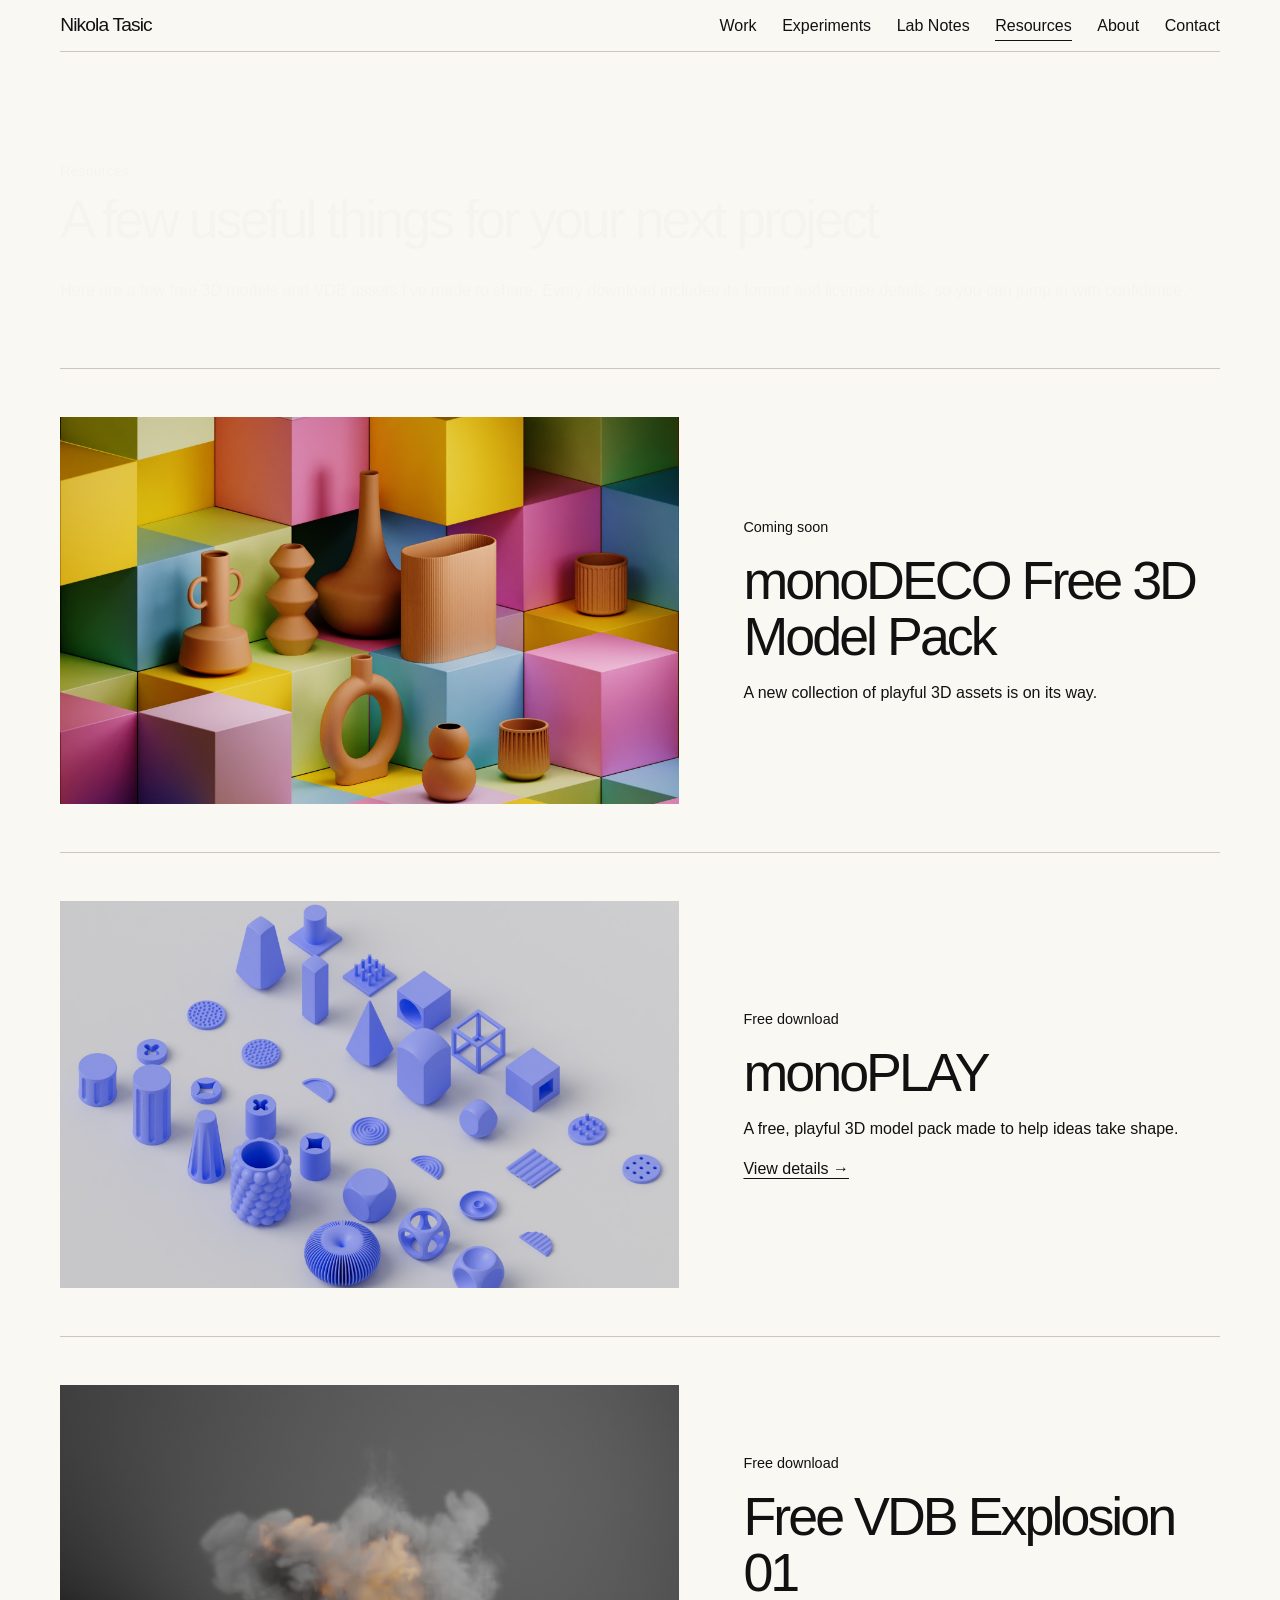
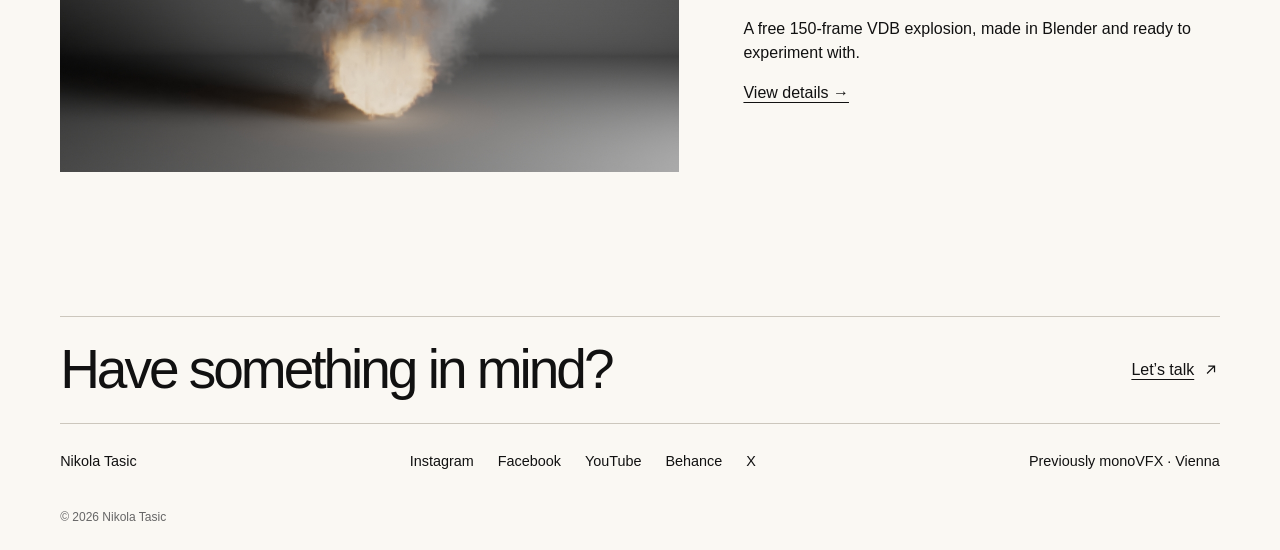
<file: category/free/index.html>
<!DOCTYPE html><html lang="en"><head><meta name="robots" content="noindex,nofollow,noarchive"><meta charset="UTF-8"><meta name="viewport" content="width=device-width"><meta http-equiv="refresh" content="0;url=/free-stuff/"><link rel="canonical" href="/free-stuff/"><title>Free Stuff</title></head><body><p><a href="/free-stuff/">Continue to Free Stuff</a></p></body></html>
</file>
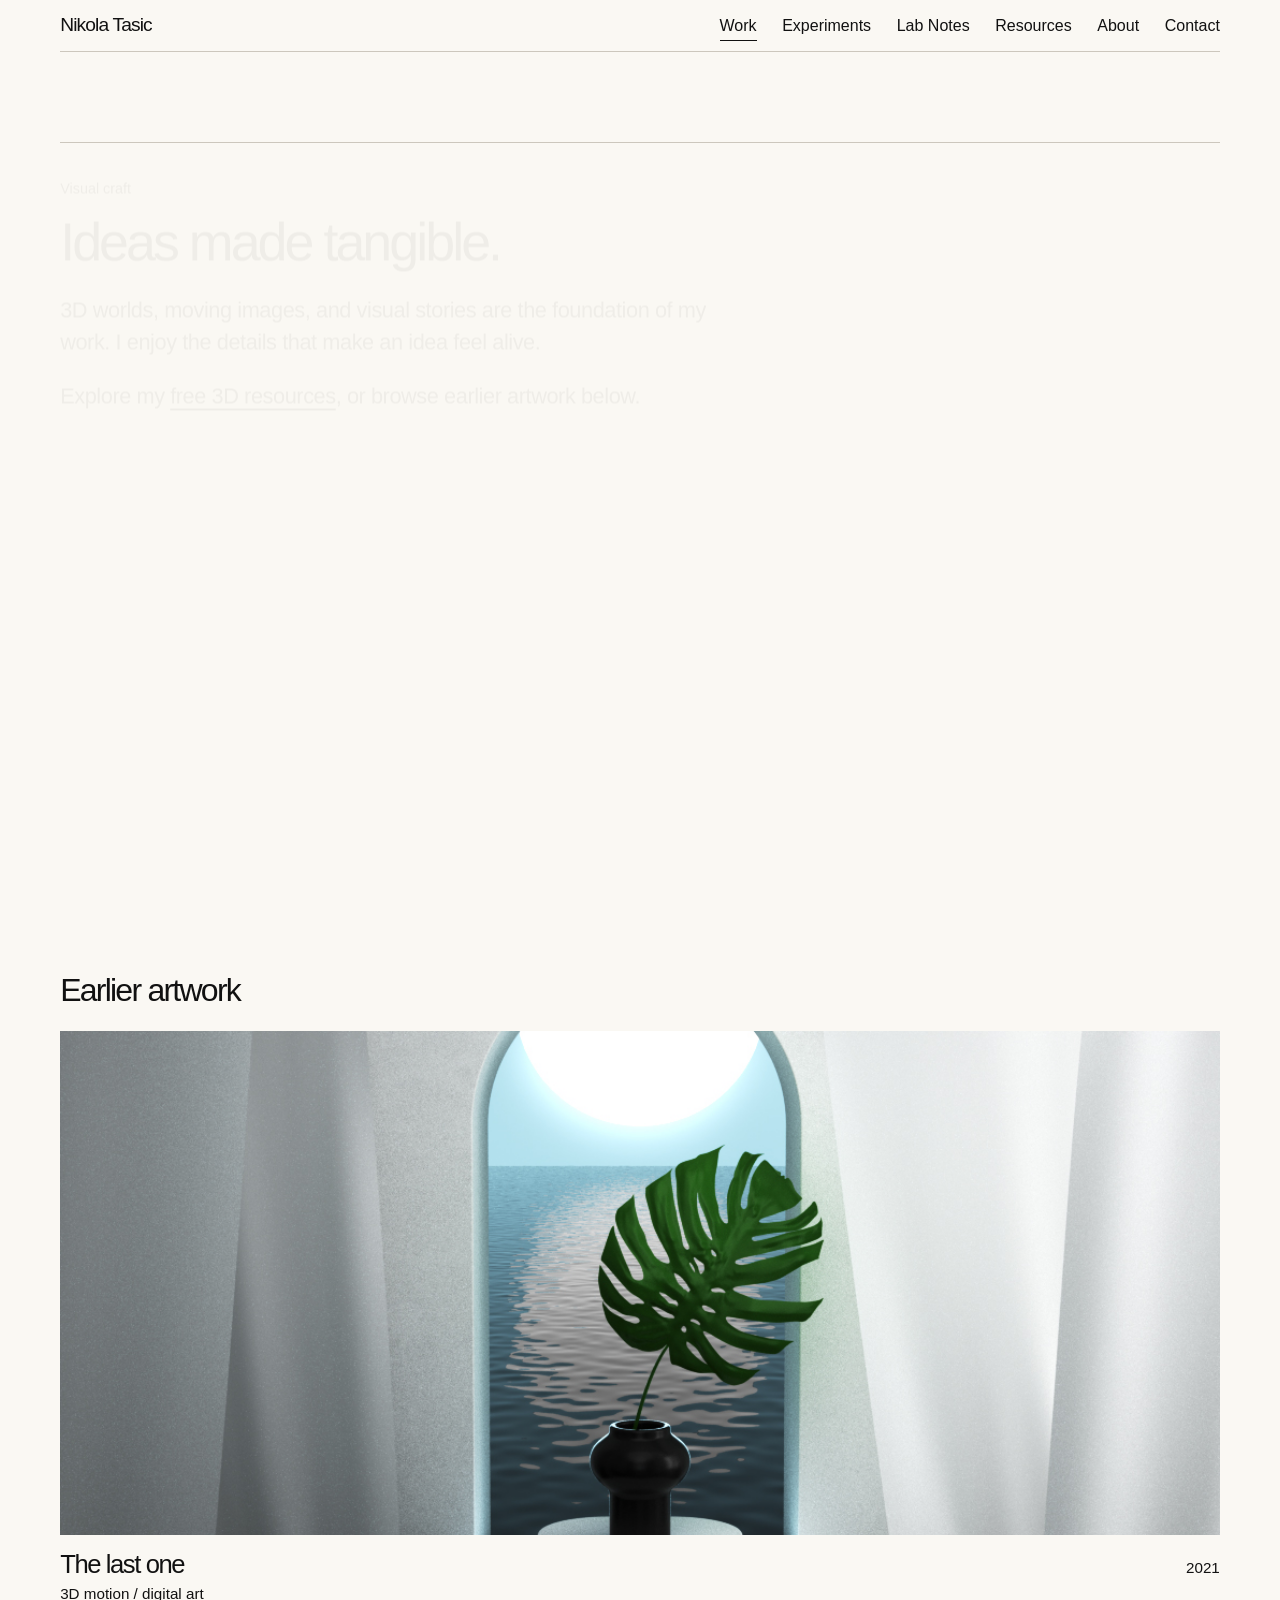
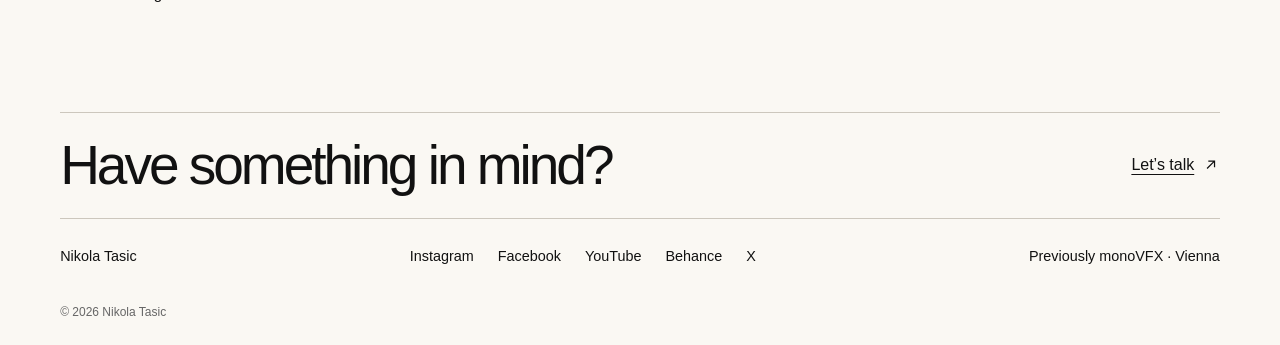
<file: category/nft/index.html>
<!DOCTYPE html><html lang="en"><head><meta name="robots" content="noindex,nofollow,noarchive"><meta charset="UTF-8"><meta name="viewport" content="width=device-width"><meta http-equiv="refresh" content="0;url=/projects/"><link rel="canonical" href="/projects/"><title>Projects</title></head><body><p><a href="/projects/">Continue to Projects</a></p></body></html>
</file>
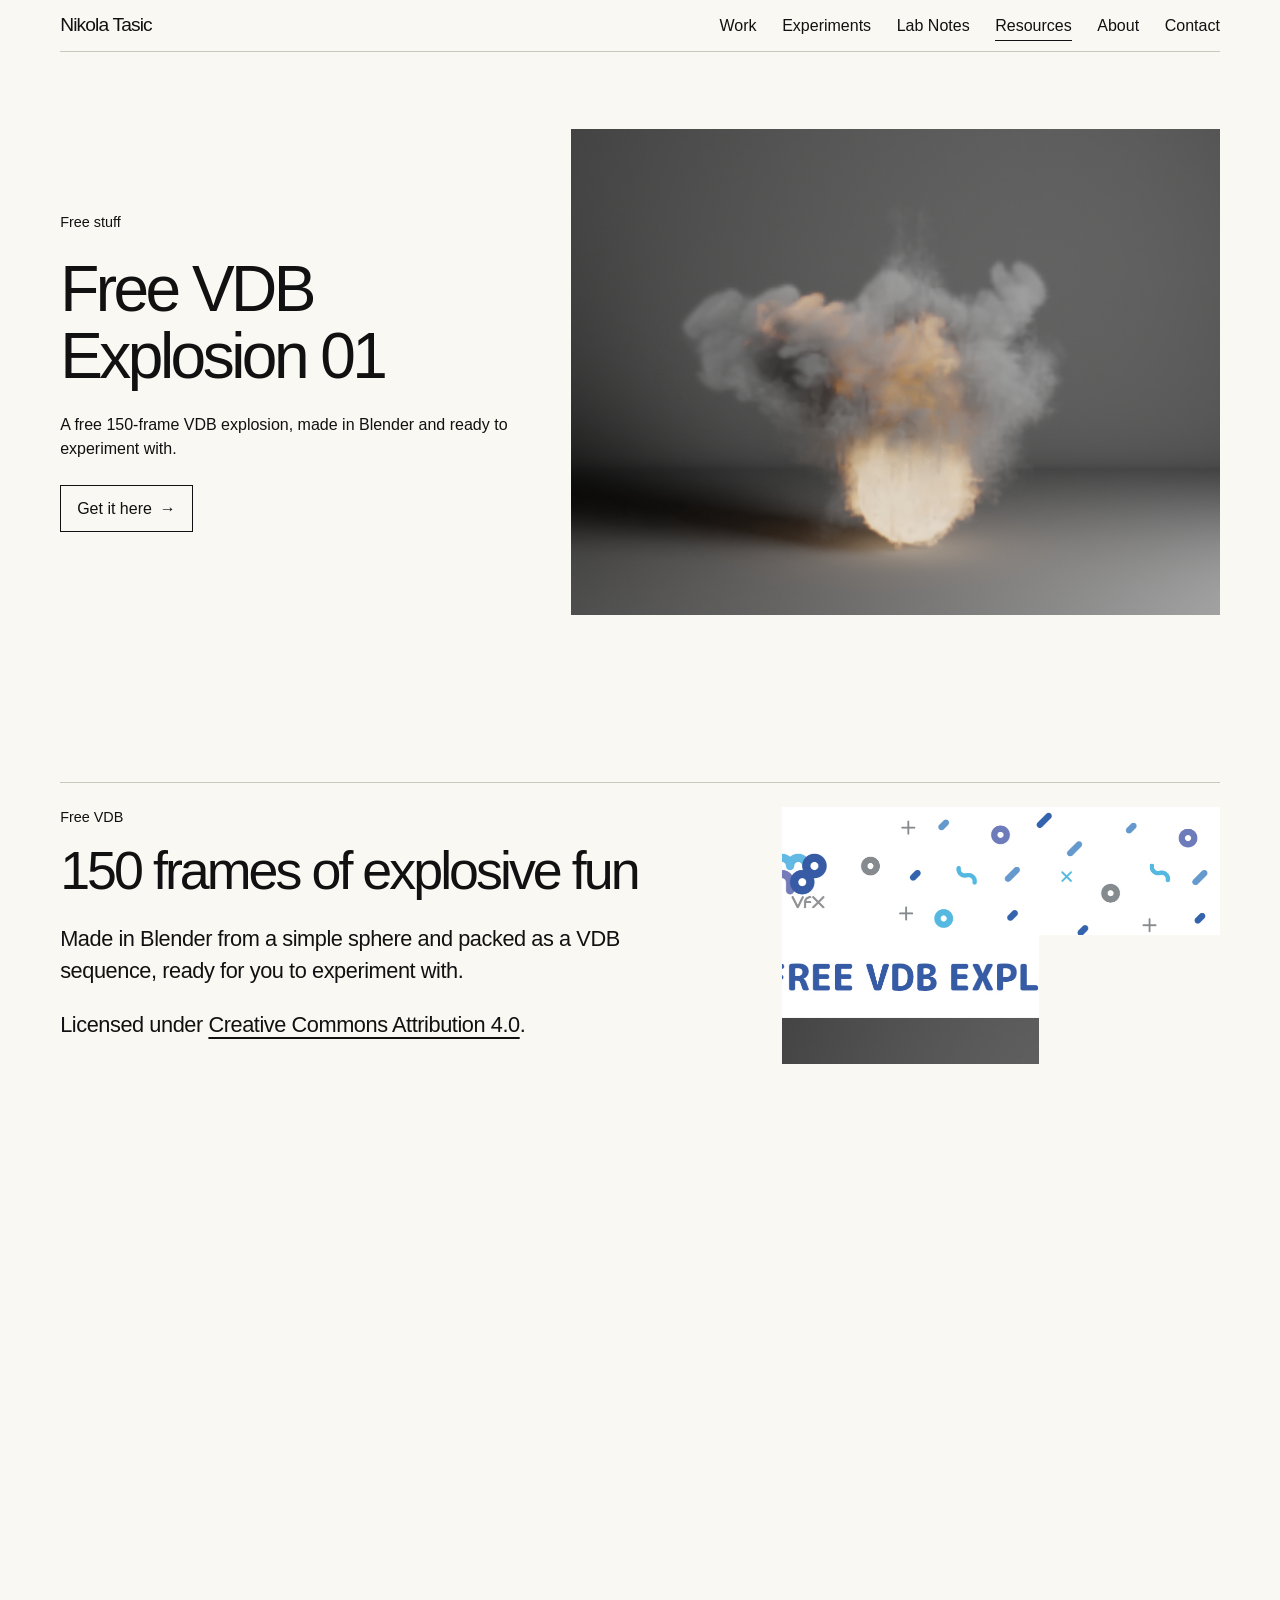
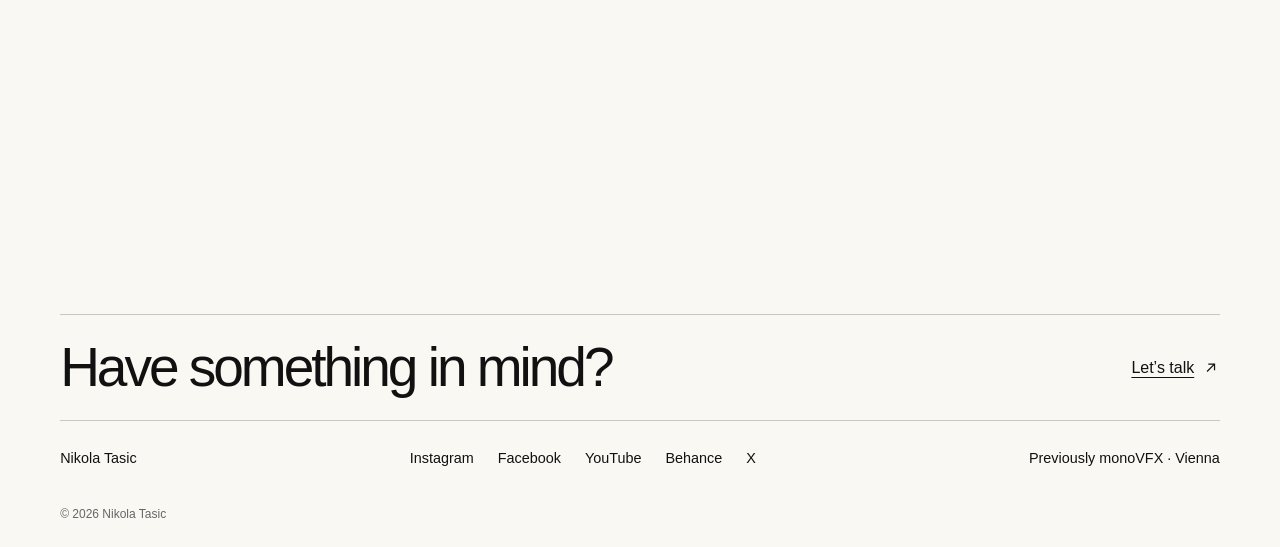
<file: free/explosion01/index.html>
<!DOCTYPE html><html lang="en"><head><meta name="robots" content="noindex,nofollow,noarchive"><meta charset="UTF-8"><meta name="viewport" content="width=device-width"><meta name="description" content="A free 150-frame VDB explosion, made in Blender and ready to experiment with."><meta name="generator" content="Astro v7.1.6"><meta name="theme-color" content="#faf8f3"><link rel="icon" href="/favicon.svg" type="image/svg+xml"><meta property="og:title" content="Free VDB Explosion 01 — Nikola Tasic"><meta property="og:description" content="A free 150-frame VDB explosion, made in Blender and ready to experiment with."><meta property="og:type" content="website"><meta property="og:site_name" content="Nikola Tasic"><meta name="twitter:card" content="summary"><title>Free VDB Explosion 01 — Nikola Tasic</title><link rel="stylesheet" href="/_astro/BaseLayout.CbWkrqCH.css"></head><body><a class="skip-link" href="#main-content">Skip to content</a><header class="site-header"><a class="site-logo" href="/" aria-label="Nikola Tasic home">Nikola Tasic</a><nav class="desktop-nav" aria-label="Primary navigation"><a href="/projects/">Work</a><a href="/experiments/">Experiments</a><a href="/lab-notes/">Lab Notes</a><a href="/free-stuff/" aria-current="page">Resources</a><a href="/about/">About</a><a href="/contact/">Contact</a></nav><details class="mobile-nav"><summary><span>Menu</span><span class="mobile-nav__icon" aria-hidden="true"></span></summary><nav aria-label="Mobile navigation"><a href="/projects/">Work</a><a href="/experiments/">Experiments</a><a href="/lab-notes/">Lab Notes</a><a href="/free-stuff/" aria-current="page">Resources</a><a href="/about/">About</a><a href="/contact/">Contact</a></nav></details></header><main id="main-content"><header class="resource-intro"><div class="resource-intro__copy"><p class="eyebrow">Free stuff</p><h1>Free VDB Explosion 01</h1><p>A free 150-frame VDB explosion, made in Blender and ready to experiment with.</p><a class="button-link button-link--primary" href="https://gum.co/monovfxVDB01" target="_blank" rel="noreferrer">Get it here <span aria-hidden="true">→</span></a></div><img src="/uploads/monovfx/explosion-card.jpg" alt="A smoky orange VDB explosion rendered on a black background" fetchpriority="high"></header><section class="section-frame section-frame--large surface-default text-image text-image--right" aria-labelledby="text-image-150-frames-of-explosive-fun"><div class="section-inner section-inner--wide"><div class="text-image__media reveal"><img src="/uploads/monovfx/explosion-detail.jpg" alt="Detailed smoky orange VDB explosion" loading="lazy" decoding="async"></div><div class="text-image__copy reveal"><p class="eyebrow">Free VDB</p><h2 id="text-image-150-frames-of-explosive-fun">150 frames of explosive fun</h2><div class="rich-text rich-text--large"><p>Made in Blender from a simple sphere and packed as a VDB sequence, ready for you to experiment with.</p>
<p>Licensed under <a href="http://creativecommons.org/licenses/by/4.0/">Creative Commons Attribution 4.0</a>.</p>
</div></div></div></section><section class="section-frame section-frame--large surface-accent cta-section align-center" aria-labelledby="cta-bring-the-vdb-sequence-into-your-project"><div class="section-inner section-inner--contained"><div class="cta-section__content reveal"><p class="eyebrow">Free download</p><h2 id="cta-bring-the-vdb-sequence-into-your-project">Bring the VDB sequence into your project</h2><p>Grab all 150 frames from Gumroad and make them your own.</p><a class="button-link button-link--primary" href="https://gum.co/monovfxVDB01" target="_blank" rel="noreferrer"><span>Download the VDB</span><svg aria-hidden="true" viewBox="0 0 20 20"><path d="M4 10h11M11 5l5 5-5 5"></path></svg></a></div></div></section></main><footer class="site-footer"><div class="site-footer__invitation"><h2>Have something in mind?</h2><a class="button-link button-link--text" href="/contact/"><span>Let’s talk</span><svg aria-hidden="true" viewBox="0 0 20 20"><path d="M4 10h11M11 5l5 5-5 5"></path></svg></a></div><div class="site-footer__main"><a class="site-footer__mark" href="/">Nikola Tasic</a><nav class="social-links social-links--compact" aria-label="Social media"><a href="https://www.instagram.com/monovfx/" target="_blank" rel="noreferrer" aria-label="Instagram" title="Instagram"><svg viewBox="0 0 24 24" aria-hidden="true"><path d="M7.0301.084c-1.2768.0602-2.1487.264-2.911.5634-.7888.3075-1.4575.72-2.1228 1.3877-.6652.6677-1.075 1.3368-1.3802 2.127-.2954.7638-.4956 1.6365-.552 2.914-.0564 1.2775-.0689 1.6882-.0626 4.947.0062 3.2586.0206 3.6671.0825 4.9473.061 1.2765.264 2.1482.5635 2.9107.308.7889.72 1.4573 1.388 2.1228.6679.6655 1.3365 1.0743 2.1285 1.38.7632.295 1.6361.4961 2.9134.552 1.2773.056 1.6884.069 4.9462.0627 3.2578-.0062 3.668-.0207 4.9478-.0814 1.28-.0607 2.147-.2652 2.9098-.5633.7889-.3086 1.4578-.72 2.1228-1.3881.665-.6682 1.0745-1.3378 1.3795-2.1284.2957-.7632.4966-1.636.552-2.9124.056-1.2809.0692-1.6898.063-4.948-.0063-3.2583-.021-3.6668-.0817-4.9465-.0607-1.2797-.264-2.1487-.5633-2.9117-.3084-.7889-.72-1.4568-1.3876-2.1228C21.2982 1.33 20.628.9208 19.8378.6165 19.074.321 18.2017.1197 16.9244.0645 15.6471.0093 15.236-.005 11.977.0014 8.718.0076 8.31.0215 7.0301.0839m.1402 21.6932c-1.17-.0509-1.8053-.2453-2.2287-.408-.5606-.216-.96-.4771-1.3819-.895-.422-.4178-.6811-.8186-.9-1.378-.1644-.4234-.3624-1.058-.4171-2.228-.0595-1.2645-.072-1.6442-.079-4.848-.007-3.2037.0053-3.583.0607-4.848.05-1.169.2456-1.805.408-2.2282.216-.5613.4762-.96.895-1.3816.4188-.4217.8184-.6814 1.3783-.9003.423-.1651 1.0575-.3614 2.227-.4171 1.2655-.06 1.6447-.072 4.848-.079 3.2033-.007 3.5835.005 4.8495.0608 1.169.0508 1.8053.2445 2.228.408.5608.216.96.4754 1.3816.895.4217.4194.6816.8176.9005 1.3787.1653.4217.3617 1.056.4169 2.2263.0602 1.2655.0739 1.645.0796 4.848.0058 3.203-.0055 3.5834-.061 4.848-.051 1.17-.245 1.8055-.408 2.2294-.216.5604-.4763.96-.8954 1.3814-.419.4215-.8181.6811-1.3783.9-.4224.1649-1.0577.3617-2.2262.4174-1.2656.0595-1.6448.072-4.8493.079-3.2045.007-3.5825-.006-4.848-.0608M16.953 5.5864A1.44 1.44 0 1 0 18.39 4.144a1.44 1.44 0 0 0-1.437 1.4424M5.8385 12.012c.0067 3.4032 2.7706 6.1557 6.173 6.1493 3.4026-.0065 6.157-2.7701 6.1506-6.1733-.0065-3.4032-2.771-6.1565-6.174-6.1498-3.403.0067-6.156 2.771-6.1496 6.1738M8 12.0077a4 4 0 1 1 4.008 3.9921A3.9996 3.9996 0 0 1 8 12.0077"></path></svg><span>Instagram</span></a><a href="https://www.facebook.com/monovfx/" target="_blank" rel="noreferrer" aria-label="Facebook" title="Facebook"><svg viewBox="0 0 24 24" aria-hidden="true"><path d="M9.101 23.691v-7.98H6.627v-3.667h2.474v-1.58c0-4.085 1.848-5.978 5.858-5.978.401 0 .955.042 1.468.103a8.68 8.68 0 0 1 1.141.195v3.325a8.623 8.623 0 0 0-.653-.036 26.805 26.805 0 0 0-.733-.009c-.707 0-1.259.096-1.675.309a1.686 1.686 0 0 0-.679.622c-.258.42-.374.995-.374 1.752v1.297h3.919l-.386 2.103-.287 1.564h-3.246v8.245C19.396 23.238 24 18.179 24 12.044c0-6.627-5.373-12-12-12s-12 5.373-12 12c0 5.628 3.874 10.35 9.101 11.647Z"></path></svg><span>Facebook</span></a><a href="https://www.youtube.com/user/monovfx/" target="_blank" rel="noreferrer" aria-label="YouTube" title="YouTube"><svg viewBox="0 0 24 24" aria-hidden="true"><path d="M23.498 6.186a3.016 3.016 0 0 0-2.122-2.136C19.505 3.545 12 3.545 12 3.545s-7.505 0-9.377.505A3.017 3.017 0 0 0 .502 6.186C0 8.07 0 12 0 12s0 3.93.502 5.814a3.016 3.016 0 0 0 2.122 2.136c1.871.505 9.376.505 9.376.505s7.505 0 9.377-.505a3.015 3.015 0 0 0 2.122-2.136C24 15.93 24 12 24 12s0-3.93-.502-5.814zM9.545 15.568V8.432L15.818 12l-6.273 3.568z"></path></svg><span>YouTube</span></a><a href="https://www.behance.net/monovfx" target="_blank" rel="noreferrer" aria-label="Behance" title="Behance"><svg viewBox="0 0 24 24" aria-hidden="true"><path d="M16.969 16.927a2.561 2.561 0 0 0 1.901.677 2.501 2.501 0 0 0 1.531-.475c.362-.235.636-.584.779-.99h2.585a5.091 5.091 0 0 1-1.9 2.896 5.292 5.292 0 0 1-3.091.88 5.839 5.839 0 0 1-2.284-.433 4.871 4.871 0 0 1-1.723-1.211 5.657 5.657 0 0 1-1.08-1.874 7.057 7.057 0 0 1-.383-2.393c-.005-.8.129-1.595.396-2.349a5.313 5.313 0 0 1 5.088-3.604 4.87 4.87 0 0 1 2.376.563c.661.362 1.231.87 1.668 1.485a6.2 6.2 0 0 1 .943 2.133c.194.821.263 1.666.205 2.508h-7.699c-.063.79.184 1.574.688 2.187ZM6.947 4.084a8.065 8.065 0 0 1 1.928.198 4.29 4.29 0 0 1 1.49.638c.418.303.748.711.958 1.182.241.579.357 1.203.341 1.83a3.506 3.506 0 0 1-.506 1.961 3.726 3.726 0 0 1-1.503 1.287 3.588 3.588 0 0 1 2.027 1.437c.464.747.697 1.615.67 2.494a4.593 4.593 0 0 1-.423 2.032 3.945 3.945 0 0 1-1.163 1.413 5.114 5.114 0 0 1-1.683.807 7.135 7.135 0 0 1-1.928.259H0V4.084h6.947Zm-.235 12.9c.308.004.616-.029.916-.099a2.18 2.18 0 0 0 .766-.332c.228-.158.411-.371.534-.619.142-.317.208-.663.191-1.009a2.08 2.08 0 0 0-.642-1.715 2.618 2.618 0 0 0-1.696-.505h-3.54v4.279h3.471Zm13.635-5.967a2.13 2.13 0 0 0-1.654-.619 2.336 2.336 0 0 0-1.163.259 2.474 2.474 0 0 0-.738.62 2.359 2.359 0 0 0-.396.792c-.074.239-.12.485-.137.734h4.769a3.239 3.239 0 0 0-.679-1.785l-.002-.001Zm-13.813-.648a2.254 2.254 0 0 0 1.423-.433c.399-.355.607-.88.56-1.413a1.916 1.916 0 0 0-.178-.891 1.298 1.298 0 0 0-.495-.533 1.851 1.851 0 0 0-.711-.274 3.966 3.966 0 0 0-.835-.073H3.241v3.631h3.293v-.014ZM21.62 5.122h-5.976v1.527h5.976V5.122Z"></path></svg><span>Behance</span></a><a href="https://twitter.com/monovfx" target="_blank" rel="noreferrer" aria-label="X" title="X"><svg viewBox="0 0 24 24" aria-hidden="true"><path d="M14.234 10.162 22.977 0h-2.072l-7.591 8.824L7.251 0H.258l9.168 13.343L.258 24H2.33l8.016-9.318L16.749 24h6.993zm-2.837 3.299-.929-1.329L3.076 1.56h3.182l5.965 8.532.929 1.329 7.754 11.09h-3.182z"></path></svg><span>X</span></a></nav><p>Previously monoVFX · Vienna</p></div><p class="site-footer__credit">© 2026 Nikola Tasic</p></footer><script type="module">var e=window.matchMedia(`(prefers-reduced-motion: reduce)`).matches,t=[...document.querySelectorAll(`.reveal`)];if(e)t.forEach(e=>e.classList.add(`is-visible`));else{let e=new IntersectionObserver(t=>{t.forEach(t=>{t.isIntersecting&&(t.target.classList.add(`is-visible`),e.unobserve(t.target))})},{rootMargin:`0px 0px -8% 0px`,threshold:.12});t.forEach(t=>e.observe(t))}</script></body></html>
</file>
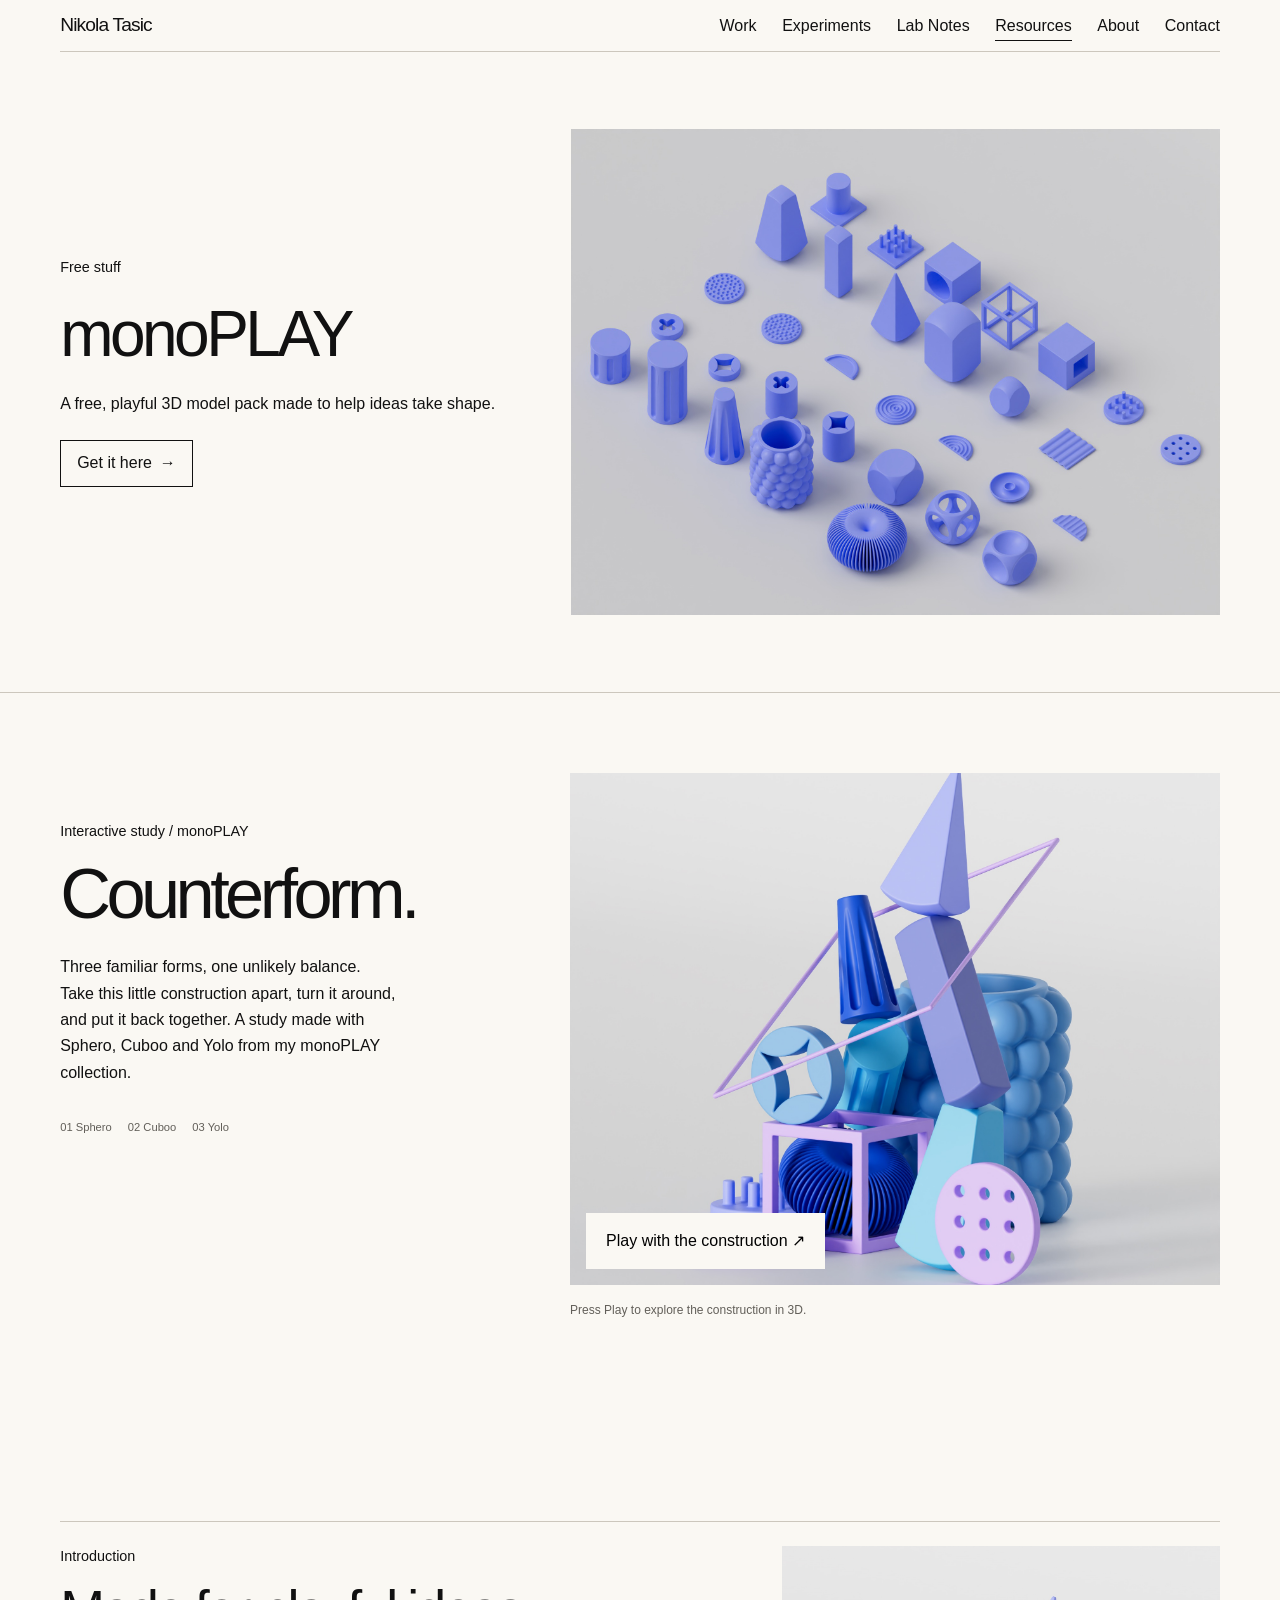
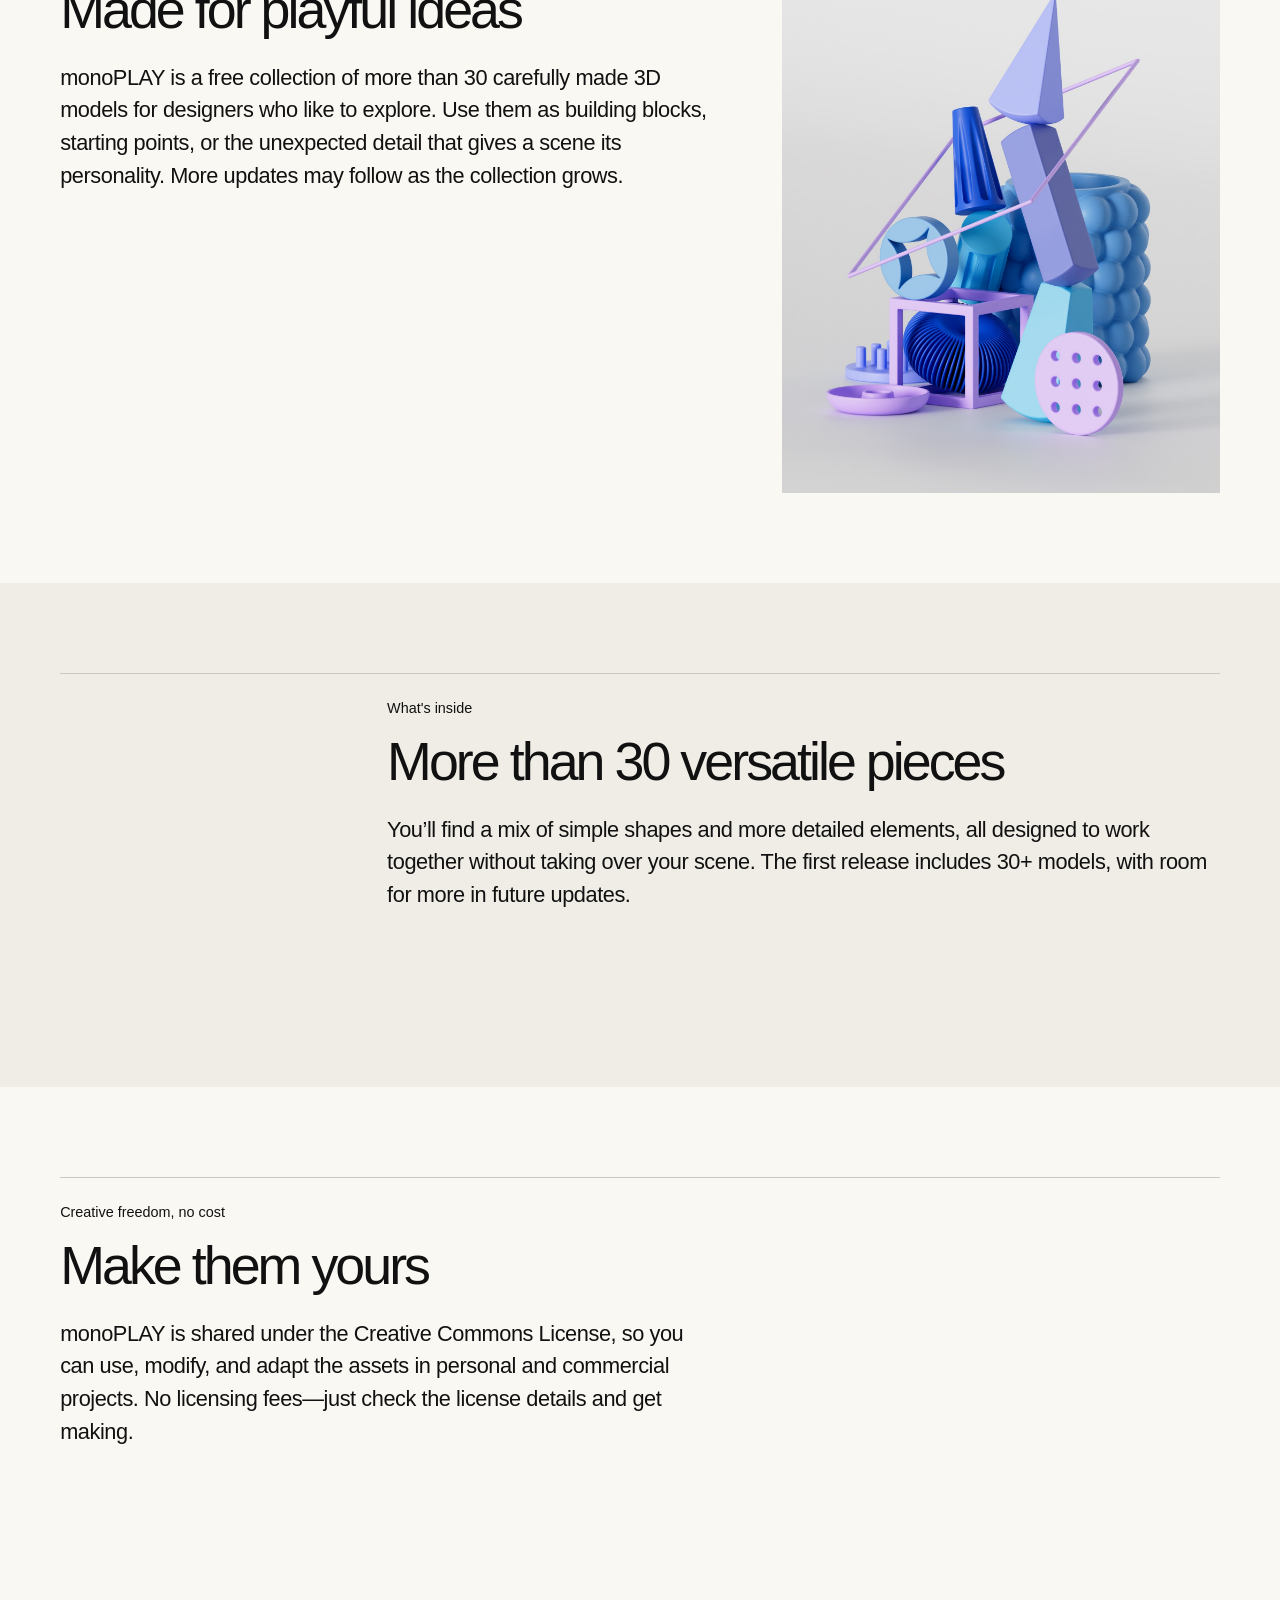
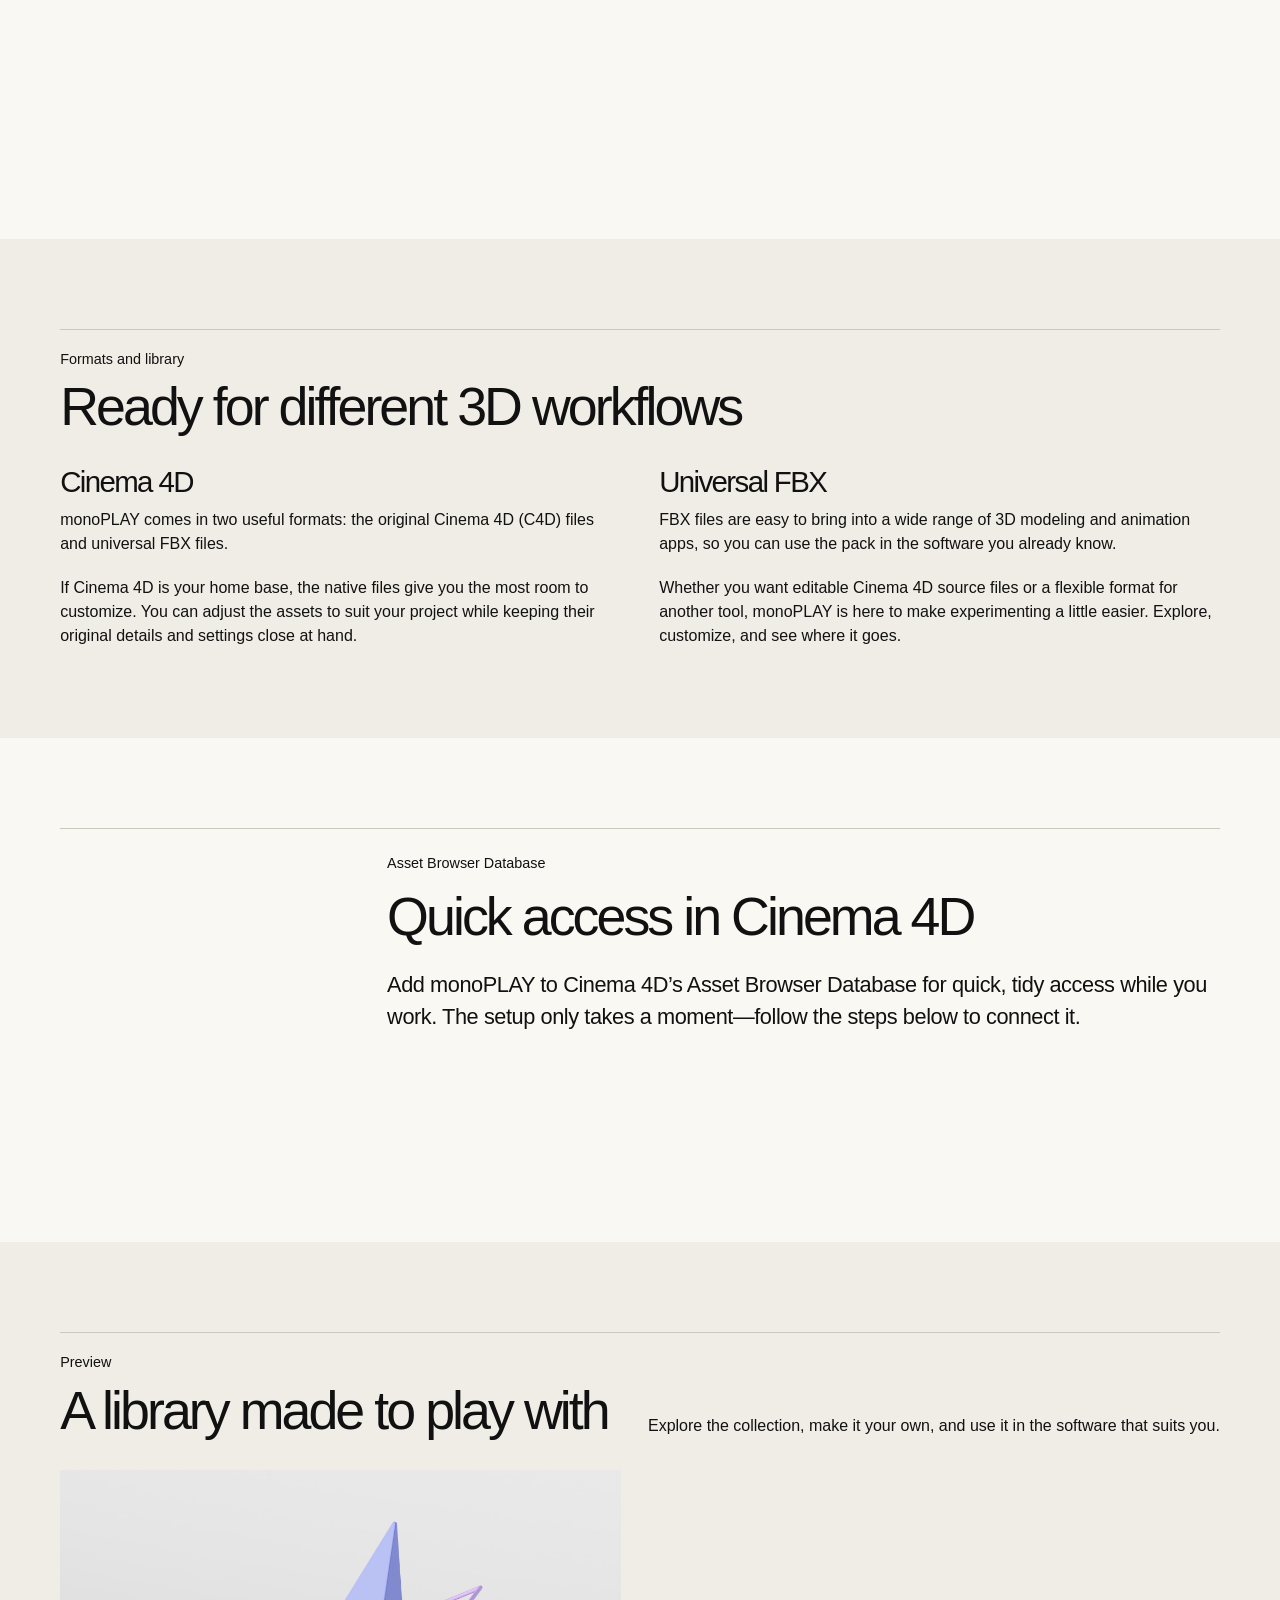
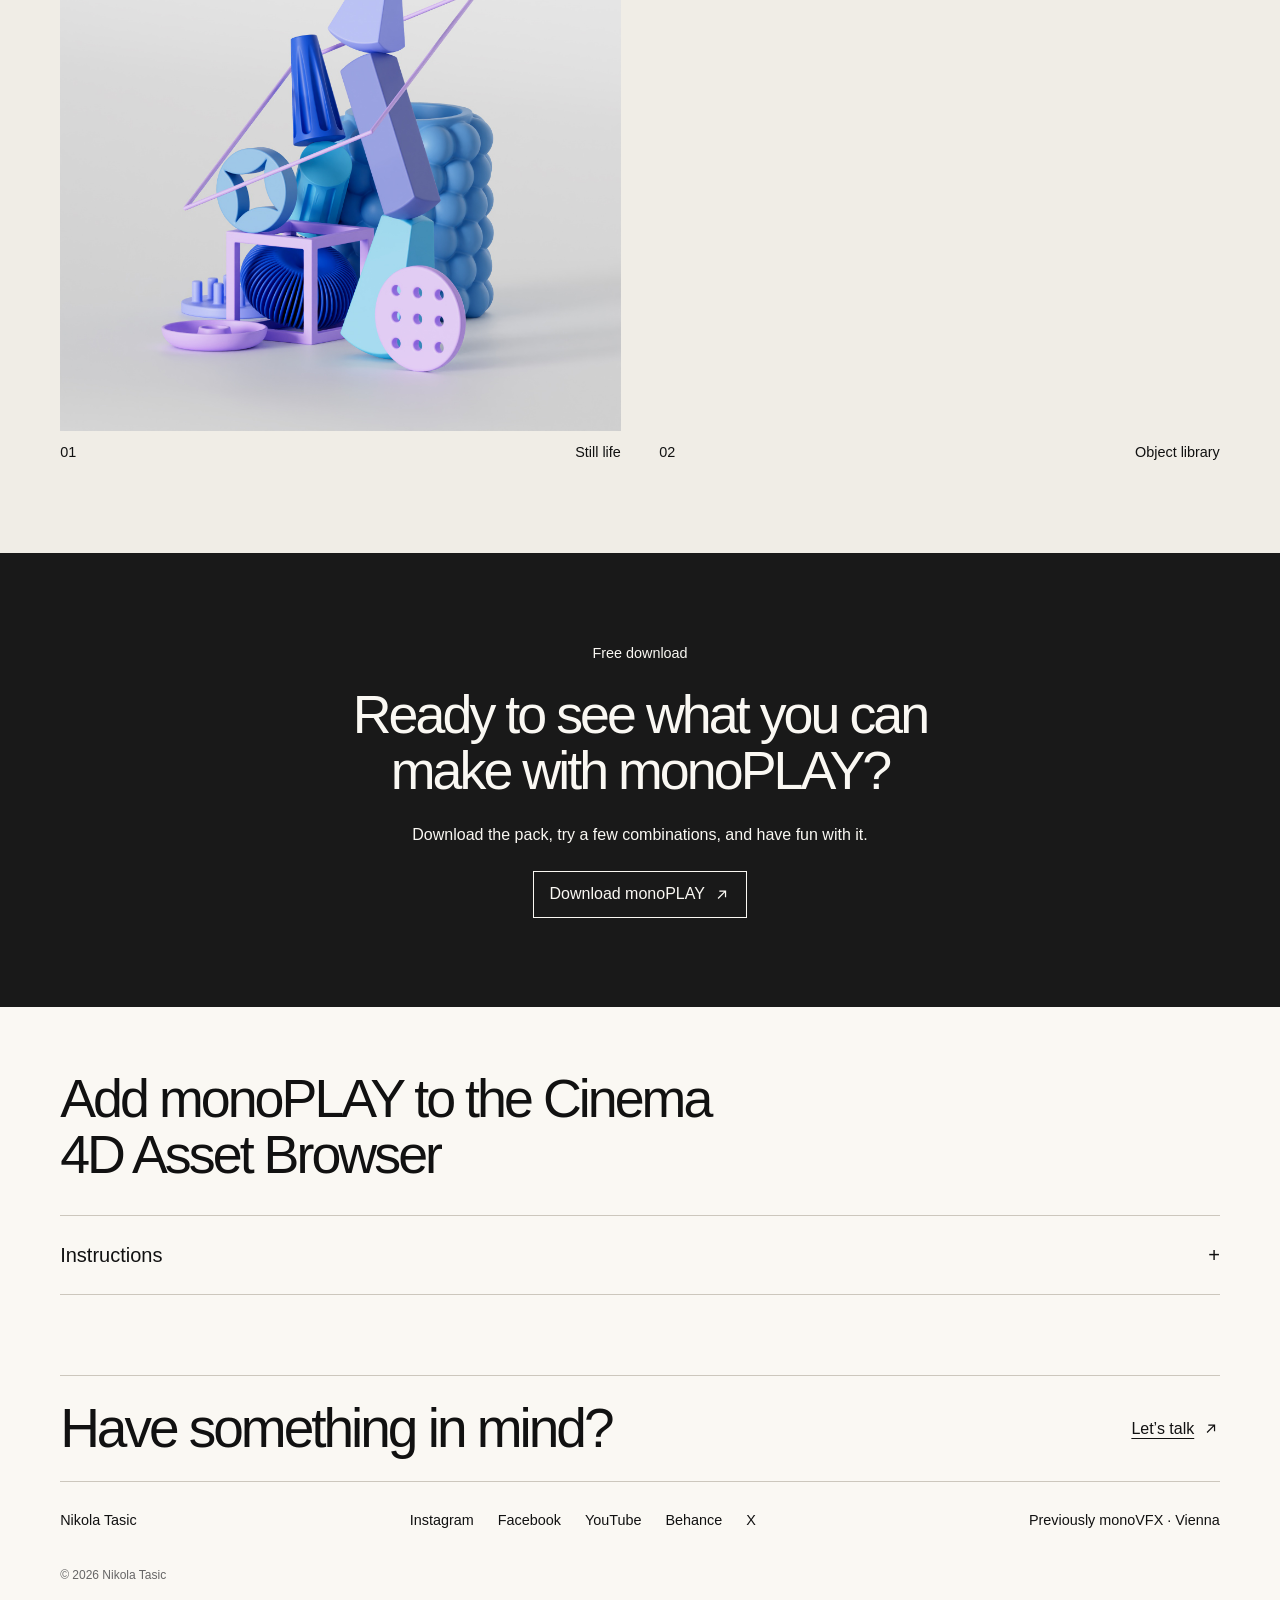
<file: free/monoplay/index.html>
<!DOCTYPE html><html lang="en"><head><meta name="robots" content="noindex,nofollow,noarchive"><meta charset="UTF-8"><meta name="viewport" content="width=device-width"><meta http-equiv="refresh" content="0;url=/monoplay/"><link rel="canonical" href="/monoplay/"><title>monoPLAY</title></head><body><p><a href="/monoplay/">Continue to monoPLAY</a></p></body></html>
</file>
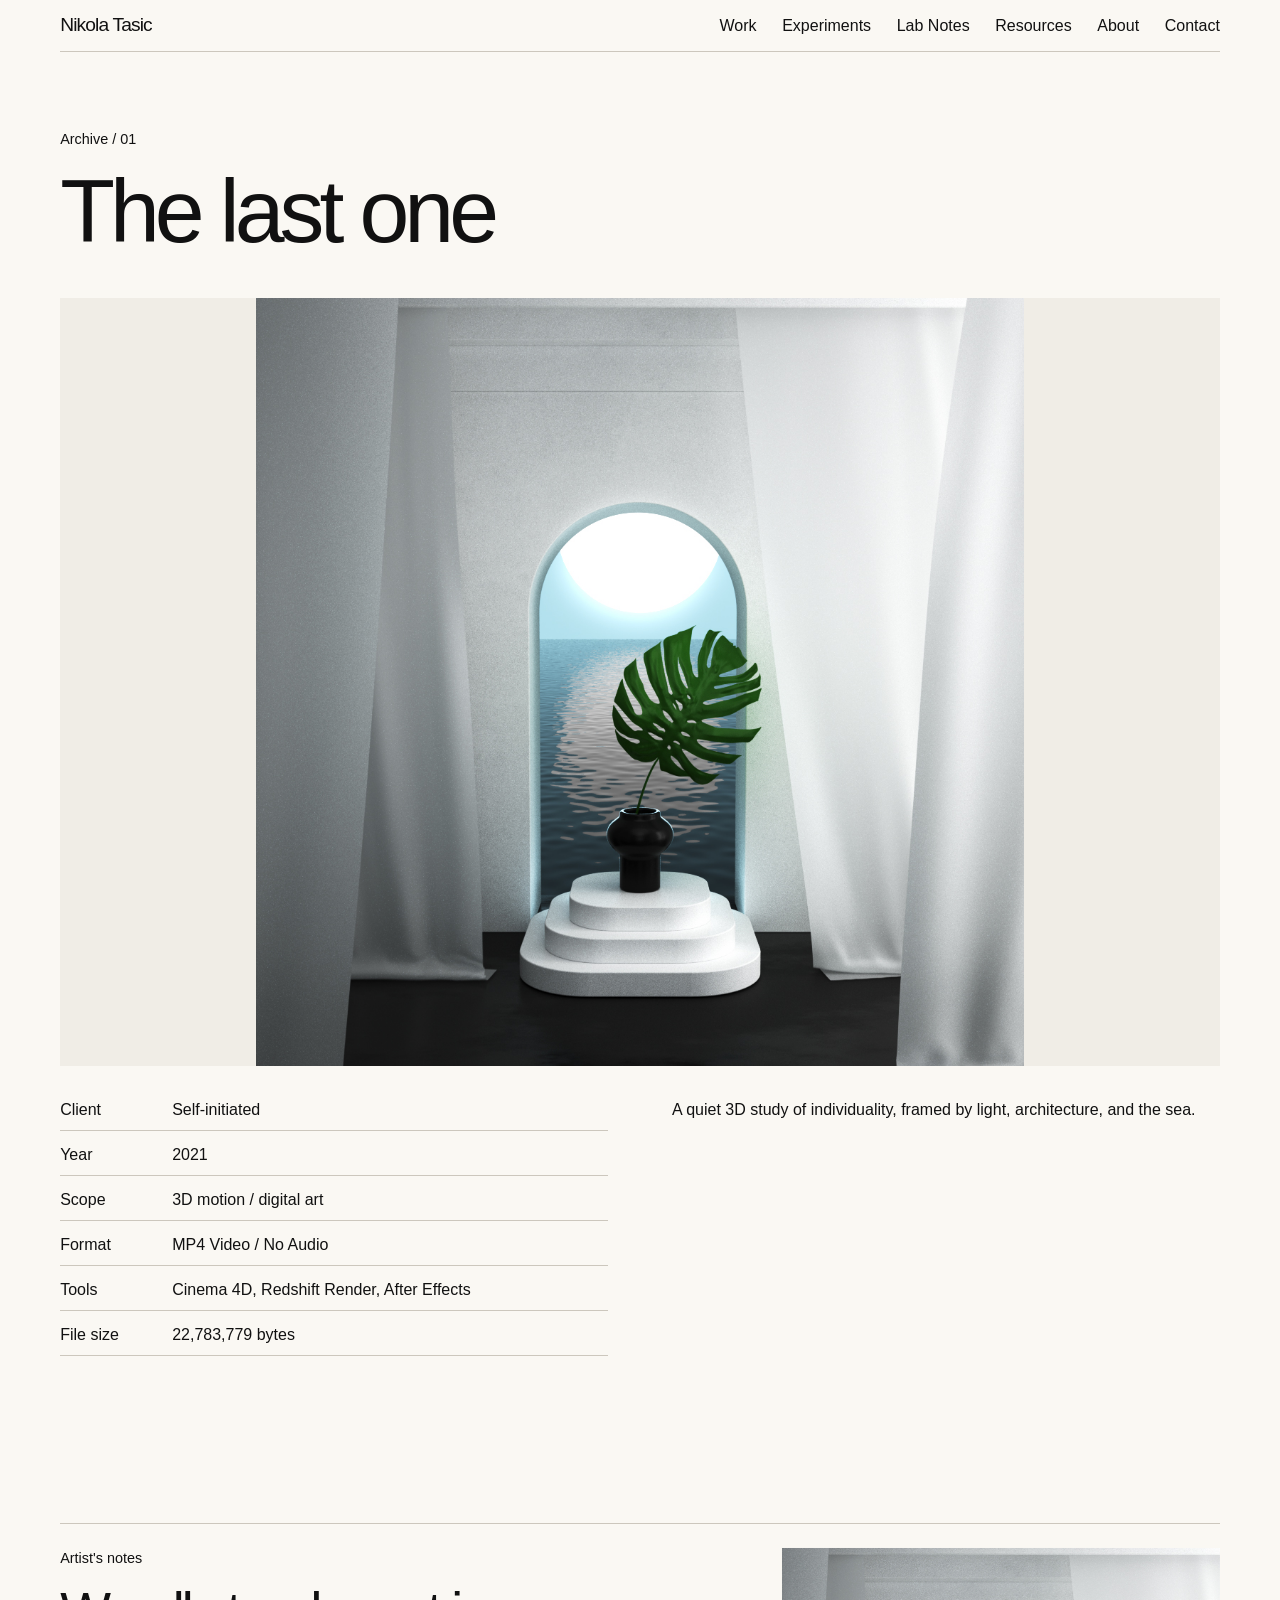
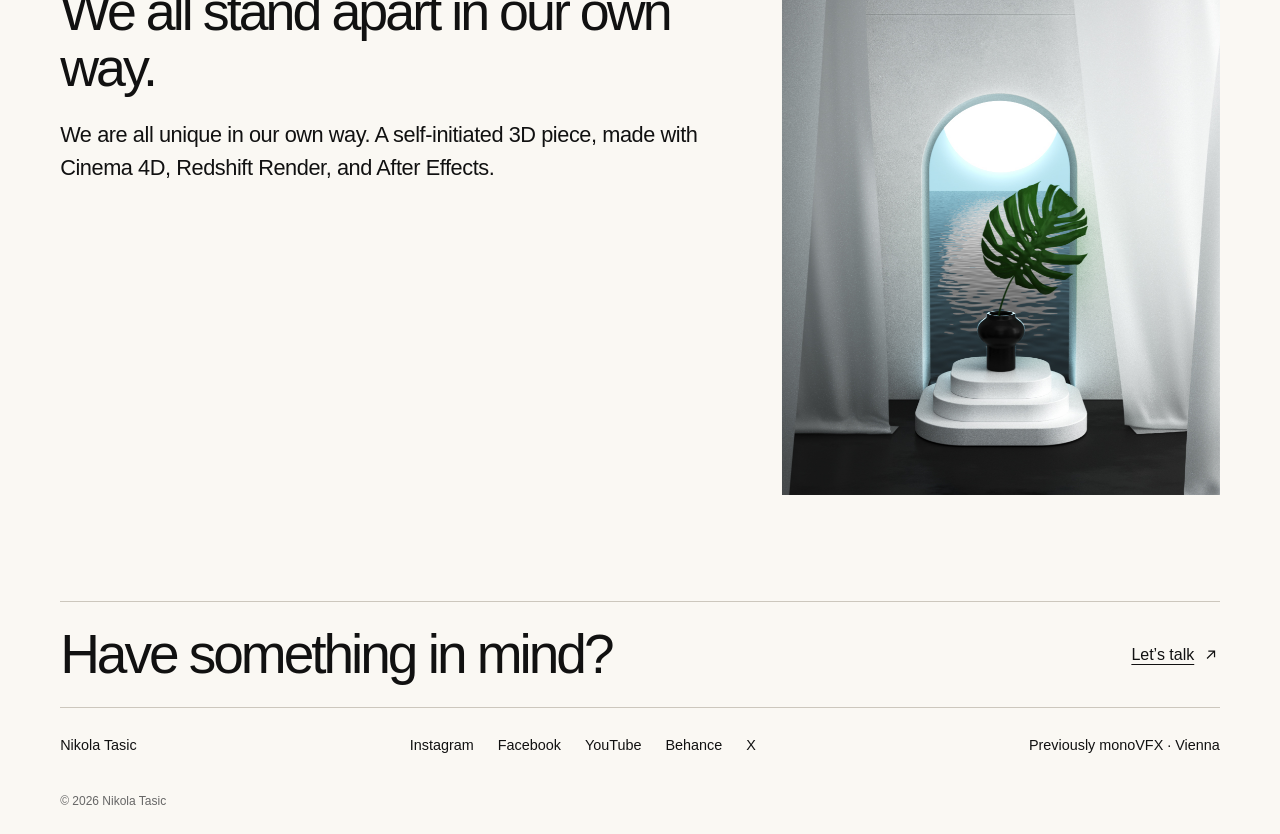
<file: nft/1/index.html>
<!DOCTYPE html><html lang="en"><head><meta name="robots" content="noindex,nofollow,noarchive"><meta charset="UTF-8"><meta name="viewport" content="width=device-width"><meta name="description" content="A quiet 3D study of individuality, framed by light, architecture, and the sea."><meta name="generator" content="Astro v7.1.6"><meta name="theme-color" content="#faf8f3"><link rel="icon" href="/favicon.svg" type="image/svg+xml"><meta property="og:title" content="The last one — Nikola Tasic"><meta property="og:description" content="A quiet 3D study of individuality, framed by light, architecture, and the sea."><meta property="og:type" content="website"><meta property="og:site_name" content="Nikola Tasic"><meta name="twitter:card" content="summary"><title>The last one — Nikola Tasic</title><link rel="stylesheet" href="/_astro/BaseLayout.CbWkrqCH.css"></head><body><a class="skip-link" href="#main-content">Skip to content</a><header class="site-header"><a class="site-logo" href="/" aria-label="Nikola Tasic home">Nikola Tasic</a><nav class="desktop-nav" aria-label="Primary navigation"><a href="/projects/">Work</a><a href="/experiments/">Experiments</a><a href="/lab-notes/">Lab Notes</a><a href="/free-stuff/">Resources</a><a href="/about/">About</a><a href="/contact/">Contact</a></nav><details class="mobile-nav"><summary><span>Menu</span><span class="mobile-nav__icon" aria-hidden="true"></span></summary><nav aria-label="Mobile navigation"><a href="/projects/">Work</a><a href="/experiments/">Experiments</a><a href="/lab-notes/">Lab Notes</a><a href="/free-stuff/">Resources</a><a href="/about/">About</a><a href="/contact/">Contact</a></nav></details></header><main id="main-content"><header class="project-intro project-intro--ice"><div class="project-intro__top"><p class="eyebrow">Archive / 01</p><h1>The last one</h1></div><figure class="project-intro__media"><img src="/uploads/monovfx/the-last-one.jpg" alt="A green monstera leaf in a black vase, framed by a white arch looking out to sea" fetchpriority="high" decoding="async"></figure><div class="project-intro__meta"><dl><div><dt>Client</dt><dd>Self-initiated</dd></div><div><dt>Year</dt><dd>2021</dd></div><div><dt>Scope</dt><dd>3D motion / digital art</dd></div><div><dt>Format</dt><dd>MP4 Video / No Audio</dd></div><div><dt>Tools</dt><dd>Cinema 4D, Redshift Render, After Effects</dd></div><div><dt>File size</dt><dd>22,783,779 bytes</dd></div></dl><p>A quiet 3D study of individuality, framed by light, architecture, and the sea.</p></div></header><section class="section-frame section-frame--large surface-default text-image text-image--right" aria-labelledby="text-image-we-all-stand-apart-in-our-own-way-"><div class="section-inner section-inner--contained"><div class="text-image__media reveal"><img src="/uploads/monovfx/the-last-one.jpg" alt="The original 3D artwork, The last one" loading="lazy" decoding="async"></div><div class="text-image__copy reveal"><p class="eyebrow">Artist&#39;s notes</p><h2 id="text-image-we-all-stand-apart-in-our-own-way-">We all stand apart in our own way.</h2><div class="rich-text rich-text--large"><p>We are all unique in our own way. A self-initiated 3D piece, made with Cinema 4D, Redshift Render, and After Effects.</p>
</div></div></div></section></main><footer class="site-footer"><div class="site-footer__invitation"><h2>Have something in mind?</h2><a class="button-link button-link--text" href="/contact/"><span>Let’s talk</span><svg aria-hidden="true" viewBox="0 0 20 20"><path d="M4 10h11M11 5l5 5-5 5"></path></svg></a></div><div class="site-footer__main"><a class="site-footer__mark" href="/">Nikola Tasic</a><nav class="social-links social-links--compact" aria-label="Social media"><a href="https://www.instagram.com/monovfx/" target="_blank" rel="noreferrer" aria-label="Instagram" title="Instagram"><svg viewBox="0 0 24 24" aria-hidden="true"><path d="M7.0301.084c-1.2768.0602-2.1487.264-2.911.5634-.7888.3075-1.4575.72-2.1228 1.3877-.6652.6677-1.075 1.3368-1.3802 2.127-.2954.7638-.4956 1.6365-.552 2.914-.0564 1.2775-.0689 1.6882-.0626 4.947.0062 3.2586.0206 3.6671.0825 4.9473.061 1.2765.264 2.1482.5635 2.9107.308.7889.72 1.4573 1.388 2.1228.6679.6655 1.3365 1.0743 2.1285 1.38.7632.295 1.6361.4961 2.9134.552 1.2773.056 1.6884.069 4.9462.0627 3.2578-.0062 3.668-.0207 4.9478-.0814 1.28-.0607 2.147-.2652 2.9098-.5633.7889-.3086 1.4578-.72 2.1228-1.3881.665-.6682 1.0745-1.3378 1.3795-2.1284.2957-.7632.4966-1.636.552-2.9124.056-1.2809.0692-1.6898.063-4.948-.0063-3.2583-.021-3.6668-.0817-4.9465-.0607-1.2797-.264-2.1487-.5633-2.9117-.3084-.7889-.72-1.4568-1.3876-2.1228C21.2982 1.33 20.628.9208 19.8378.6165 19.074.321 18.2017.1197 16.9244.0645 15.6471.0093 15.236-.005 11.977.0014 8.718.0076 8.31.0215 7.0301.0839m.1402 21.6932c-1.17-.0509-1.8053-.2453-2.2287-.408-.5606-.216-.96-.4771-1.3819-.895-.422-.4178-.6811-.8186-.9-1.378-.1644-.4234-.3624-1.058-.4171-2.228-.0595-1.2645-.072-1.6442-.079-4.848-.007-3.2037.0053-3.583.0607-4.848.05-1.169.2456-1.805.408-2.2282.216-.5613.4762-.96.895-1.3816.4188-.4217.8184-.6814 1.3783-.9003.423-.1651 1.0575-.3614 2.227-.4171 1.2655-.06 1.6447-.072 4.848-.079 3.2033-.007 3.5835.005 4.8495.0608 1.169.0508 1.8053.2445 2.228.408.5608.216.96.4754 1.3816.895.4217.4194.6816.8176.9005 1.3787.1653.4217.3617 1.056.4169 2.2263.0602 1.2655.0739 1.645.0796 4.848.0058 3.203-.0055 3.5834-.061 4.848-.051 1.17-.245 1.8055-.408 2.2294-.216.5604-.4763.96-.8954 1.3814-.419.4215-.8181.6811-1.3783.9-.4224.1649-1.0577.3617-2.2262.4174-1.2656.0595-1.6448.072-4.8493.079-3.2045.007-3.5825-.006-4.848-.0608M16.953 5.5864A1.44 1.44 0 1 0 18.39 4.144a1.44 1.44 0 0 0-1.437 1.4424M5.8385 12.012c.0067 3.4032 2.7706 6.1557 6.173 6.1493 3.4026-.0065 6.157-2.7701 6.1506-6.1733-.0065-3.4032-2.771-6.1565-6.174-6.1498-3.403.0067-6.156 2.771-6.1496 6.1738M8 12.0077a4 4 0 1 1 4.008 3.9921A3.9996 3.9996 0 0 1 8 12.0077"></path></svg><span>Instagram</span></a><a href="https://www.facebook.com/monovfx/" target="_blank" rel="noreferrer" aria-label="Facebook" title="Facebook"><svg viewBox="0 0 24 24" aria-hidden="true"><path d="M9.101 23.691v-7.98H6.627v-3.667h2.474v-1.58c0-4.085 1.848-5.978 5.858-5.978.401 0 .955.042 1.468.103a8.68 8.68 0 0 1 1.141.195v3.325a8.623 8.623 0 0 0-.653-.036 26.805 26.805 0 0 0-.733-.009c-.707 0-1.259.096-1.675.309a1.686 1.686 0 0 0-.679.622c-.258.42-.374.995-.374 1.752v1.297h3.919l-.386 2.103-.287 1.564h-3.246v8.245C19.396 23.238 24 18.179 24 12.044c0-6.627-5.373-12-12-12s-12 5.373-12 12c0 5.628 3.874 10.35 9.101 11.647Z"></path></svg><span>Facebook</span></a><a href="https://www.youtube.com/user/monovfx/" target="_blank" rel="noreferrer" aria-label="YouTube" title="YouTube"><svg viewBox="0 0 24 24" aria-hidden="true"><path d="M23.498 6.186a3.016 3.016 0 0 0-2.122-2.136C19.505 3.545 12 3.545 12 3.545s-7.505 0-9.377.505A3.017 3.017 0 0 0 .502 6.186C0 8.07 0 12 0 12s0 3.93.502 5.814a3.016 3.016 0 0 0 2.122 2.136c1.871.505 9.376.505 9.376.505s7.505 0 9.377-.505a3.015 3.015 0 0 0 2.122-2.136C24 15.93 24 12 24 12s0-3.93-.502-5.814zM9.545 15.568V8.432L15.818 12l-6.273 3.568z"></path></svg><span>YouTube</span></a><a href="https://www.behance.net/monovfx" target="_blank" rel="noreferrer" aria-label="Behance" title="Behance"><svg viewBox="0 0 24 24" aria-hidden="true"><path d="M16.969 16.927a2.561 2.561 0 0 0 1.901.677 2.501 2.501 0 0 0 1.531-.475c.362-.235.636-.584.779-.99h2.585a5.091 5.091 0 0 1-1.9 2.896 5.292 5.292 0 0 1-3.091.88 5.839 5.839 0 0 1-2.284-.433 4.871 4.871 0 0 1-1.723-1.211 5.657 5.657 0 0 1-1.08-1.874 7.057 7.057 0 0 1-.383-2.393c-.005-.8.129-1.595.396-2.349a5.313 5.313 0 0 1 5.088-3.604 4.87 4.87 0 0 1 2.376.563c.661.362 1.231.87 1.668 1.485a6.2 6.2 0 0 1 .943 2.133c.194.821.263 1.666.205 2.508h-7.699c-.063.79.184 1.574.688 2.187ZM6.947 4.084a8.065 8.065 0 0 1 1.928.198 4.29 4.29 0 0 1 1.49.638c.418.303.748.711.958 1.182.241.579.357 1.203.341 1.83a3.506 3.506 0 0 1-.506 1.961 3.726 3.726 0 0 1-1.503 1.287 3.588 3.588 0 0 1 2.027 1.437c.464.747.697 1.615.67 2.494a4.593 4.593 0 0 1-.423 2.032 3.945 3.945 0 0 1-1.163 1.413 5.114 5.114 0 0 1-1.683.807 7.135 7.135 0 0 1-1.928.259H0V4.084h6.947Zm-.235 12.9c.308.004.616-.029.916-.099a2.18 2.18 0 0 0 .766-.332c.228-.158.411-.371.534-.619.142-.317.208-.663.191-1.009a2.08 2.08 0 0 0-.642-1.715 2.618 2.618 0 0 0-1.696-.505h-3.54v4.279h3.471Zm13.635-5.967a2.13 2.13 0 0 0-1.654-.619 2.336 2.336 0 0 0-1.163.259 2.474 2.474 0 0 0-.738.62 2.359 2.359 0 0 0-.396.792c-.074.239-.12.485-.137.734h4.769a3.239 3.239 0 0 0-.679-1.785l-.002-.001Zm-13.813-.648a2.254 2.254 0 0 0 1.423-.433c.399-.355.607-.88.56-1.413a1.916 1.916 0 0 0-.178-.891 1.298 1.298 0 0 0-.495-.533 1.851 1.851 0 0 0-.711-.274 3.966 3.966 0 0 0-.835-.073H3.241v3.631h3.293v-.014ZM21.62 5.122h-5.976v1.527h5.976V5.122Z"></path></svg><span>Behance</span></a><a href="https://twitter.com/monovfx" target="_blank" rel="noreferrer" aria-label="X" title="X"><svg viewBox="0 0 24 24" aria-hidden="true"><path d="M14.234 10.162 22.977 0h-2.072l-7.591 8.824L7.251 0H.258l9.168 13.343L.258 24H2.33l8.016-9.318L16.749 24h6.993zm-2.837 3.299-.929-1.329L3.076 1.56h3.182l5.965 8.532.929 1.329 7.754 11.09h-3.182z"></path></svg><span>X</span></a></nav><p>Previously monoVFX · Vienna</p></div><p class="site-footer__credit">© 2026 Nikola Tasic</p></footer><script type="module">var e=window.matchMedia(`(prefers-reduced-motion: reduce)`).matches,t=[...document.querySelectorAll(`.reveal`)];if(e)t.forEach(e=>e.classList.add(`is-visible`));else{let e=new IntersectionObserver(t=>{t.forEach(t=>{t.isIntersecting&&(t.target.classList.add(`is-visible`),e.unobserve(t.target))})},{rootMargin:`0px 0px -8% 0px`,threshold:.12});t.forEach(t=>e.observe(t))}</script></body></html>
</file>
<file: _astro/BaseLayout.CbWkrqCH.css>
:root{--ink:#111;--paper:#faf8f3;--soft:#f0ede6;--line:#ccc7bd;--blue:#111;--blue-deep:#191919;--sky:#496a8a;--charcoal:#191919;--charcoal-deep:#111;--gutter:clamp(1.25rem, 4.7vw, 5.5rem);--wide:100rem;--contained:80rem;--header-height:3.25rem;--font-display:Arial, Helvetica, sans-serif;--font-body:Arial, Helvetica, sans-serif}*,:before,:after{box-sizing:border-box}html{color:var(--ink);background:var(--paper);font-family:var(--font-body);scroll-behavior:smooth}body{background:var(--paper);min-width:20rem;margin:0;font-size:1rem;line-height:1.5}main{overflow:clip}img,svg{max-width:100%;display:block}img{width:100%}a{color:inherit;text-underline-offset:.22em;text-decoration-thickness:1px}button,input,textarea{font:inherit}button,summary,a{-webkit-tap-highlight-color:transparent}:focus-visible{outline:2px solid var(--sky);outline-offset:5px}::selection{color:#fff;background:#333}h1,h2,h3,p,figure,blockquote,dl,dd{margin:0}h1,h2,h3{color:inherit;font-family:var(--font-display);letter-spacing:-.055em;font-weight:400;line-height:1.04}h1{font-size:clamp(3rem,7vw,7.5rem)}h2{font-size:clamp(2.2rem,4.2vw,4.5rem)}h3{font-size:clamp(1.5rem,2.3vw,2.5rem)}.eyebrow{color:inherit;letter-spacing:0;font-size:.9rem;font-weight:400;line-height:1.4}.visually-hidden{clip:rect(0,0,0,0)!important;white-space:nowrap!important;border:0!important;width:1px!important;height:1px!important;padding:0!important;position:absolute!important;overflow:hidden!important}.skip-link{z-index:100;color:#fff;background:var(--ink);padding:.65rem 1rem;position:fixed;top:.75rem;left:.75rem;transform:translateY(-160%)}.skip-link:focus{transform:translateY(0)}.site-header{z-index:20;min-height:var(--header-height);margin-inline:var(--gutter);border-bottom:1px solid var(--line);justify-content:space-between;align-items:center;display:flex;position:relative}.site-logo{letter-spacing:-.045em;white-space:nowrap;font-size:1.2rem;text-decoration:none}.desktop-nav{gap:clamp(1rem,2vw,2.5rem);display:flex}.desktop-nav a{font-size:1rem;text-decoration:none;position:relative}.desktop-nav a:after{content:"";transform-origin:0;background:currentColor;height:1px;transition:transform .18s;position:absolute;bottom:-.2rem;left:0;right:0;transform:scaleX(0)}.desktop-nav a:hover:after,.desktop-nav a[aria-current]:after{transform:scaleX(1)}.mobile-nav{display:none}.button-link{min-height:2.75rem;color:inherit;align-items:center;gap:.5rem;font-size:1rem;text-decoration:underline;display:inline-flex}.button-link svg{fill:none;stroke:currentColor;stroke-width:1.4px;width:1.1rem;height:1.1rem;transition:transform .18s;transform:rotate(-45deg)}.button-link:hover svg{transform:translate(2px,-2px)rotate(-45deg)}.button-link--primary,.button-link--secondary{border:1px solid;padding:.65rem 1rem;text-decoration:none}.button-link--primary:hover,.button-link--secondary:hover{color:var(--paper);background:var(--ink)}.text-link{text-decoration:underline}.hero{padding:1.5rem var(--gutter) 0}.hero--dark{color:#fff;background:var(--charcoal)}.hero__slide[hidden]{display:none}.hero+.modular-grid-section{padding-block:4rem 2rem}.hero h1,.hero__title{letter-spacing:-.075em;white-space:nowrap;font-size:clamp(4rem,18.2vw,19.5rem);font-weight:700;line-height:.93;animation:.65s both name-in}.hero__intro{grid-template-columns:1.2fr .8fr;align-items:start;gap:2rem;margin-block:1.65rem 2.5rem;display:grid}.hero__occupation{letter-spacing:-.045em;max-width:29ch;font-size:clamp(1.4rem,2.65vw,2.75rem);line-height:1.2}.hero__description{max-width:36rem;font-size:1.125rem;line-height:1.5}.hero__actions{flex-wrap:wrap;gap:.7rem 1.5rem;margin-top:.5rem;display:flex}.hero__work-heading{border-top:1px solid var(--line);justify-content:space-between;padding-block:.7rem;font-size:.9rem;display:flex}.hero__image-link{display:block;overflow:hidden}.hero__work img{aspect-ratio:3.15;object-fit:contain;background:#eceeed;height:auto;transition:transform .7s cubic-bezier(.2,.6,.2,1)}.hero__image-link:hover img{transform:scale(1.025)}.hero__work figcaption{padding-top:.75rem;font-size:.95rem}.hero__controls{justify-content:end;align-items:center;gap:1.5rem;padding-top:1rem;display:flex}.hero__controls button{color:inherit;cursor:pointer;background:0 0;border:0;padding:.5rem 0;text-decoration:underline}@keyframes name-in{0%{transform:translateY(12px)}to{transform:translateY(0)}}.section-frame{position:relative}.section-frame--small{padding-block:clamp(2rem,4vw,4rem)}.section-frame--standard{padding-block:clamp(3rem,6vw,6rem)}.section-frame--large{padding-block:clamp(4rem,7vw,8rem)}.section-inner{width:min(100% - 2 * var(--gutter), var(--wide));margin-inline:auto}.section-inner--contained{max-width:var(--contained)}.section-inner--full{width:100%;max-width:none}.surface-default{background:var(--paper)}.surface-muted{background:var(--soft)}.surface-accent,.surface-dark{color:var(--paper);background:var(--charcoal)}.section-heading{border-top:1px solid var(--line);grid-template-columns:1fr auto;align-items:end;gap:2rem;margin-bottom:2rem;padding-top:1.2rem;display:grid}.section-heading .eyebrow{margin-bottom:.65rem}.section-heading>p{max-width:36rem}.text-image .section-inner{border-top:1px solid var(--line);grid-template-columns:.24fr .76fr;align-items:start;gap:clamp(2rem,5vw,6rem);padding-top:1.5rem;display:grid}.text-image--right .text-image__media{order:2}.text-image--right .section-inner{grid-template-columns:1.5fr 1fr}.text-image__media img{aspect-ratio:4/5;object-fit:cover;max-width:15rem}.text-image--right .text-image__media img{max-width:none}.text-image__copy .eyebrow{margin-bottom:1rem}.text-image__copy h2{max-width:24ch;margin-bottom:1.5rem}.text-image__copy .rich-text{letter-spacing:-.02em;max-width:52rem;font-size:clamp(1.1rem,1.7vw,1.7rem);line-height:1.5}.rich-text{gap:1rem;display:grid}.rich-text p+p{margin-top:.3rem}.rich-text strong{font-weight:500}.rich-text a{text-decoration:underline}.gallery-grid,.project-grid{grid-template-columns:repeat(2,minmax(0,1fr));gap:clamp(1.25rem,3vw,3rem);display:grid}.gallery-item__image{background:var(--soft);overflow:hidden}.gallery-item img{aspect-ratio:4/3;object-fit:cover}.gallery-item--square img{aspect-ratio:1}.gallery-item--portrait img{aspect-ratio:3/4}.gallery-item figcaption{justify-content:space-between;gap:1rem;padding-top:.7rem;font-size:.9rem;display:flex}.project-card a{text-decoration:none}.project-card__image{background:var(--soft);position:relative;overflow:hidden}.project-card__image img{aspect-ratio:1;object-fit:cover;transition:transform .55s}.project-card a:hover img{transform:scale(1.025)}.project-card__index{display:none}.project-card__meta{justify-content:space-between;gap:1rem;padding-top:1rem;display:flex}.project-card__meta h3{font-size:1.6rem}.project-card__meta p{margin-top:.35rem;font-size:.95rem}.project-card:only-child{grid-column:1/-1}.project-card:only-child .project-card__image img{aspect-ratio:2.3;object-position:center 58%}.cta-section__content{justify-items:start;gap:1.5rem;display:grid}.cta-section__content h2{max-width:20ch}.cta-section__content>p:not(.eyebrow){max-width:40rem}.cta-section.align-center .cta-section__content{text-align:center;justify-items:center}.cta-section.align-right .cta-section__content{text-align:right;justify-items:end}.modular-grid-section>.section-inner>.section-heading{grid-template-columns:1fr}.modular-grid{gap:clamp(1.5rem,3vw,3rem);display:grid}.modular-grid--one_column{grid-template-columns:1fr}.modular-grid--two_equal{grid-template-columns:repeat(2,1fr)}.modular-grid--one_third_two_thirds{grid-template-columns:1fr 2fr}.modular-grid--two_thirds_one_third{grid-template-columns:2fr 1fr}.modular-grid--three_equal{grid-template-columns:repeat(3,1fr)}.modular-grid__column{align-content:start;gap:.6rem;display:grid}.module-heading .eyebrow{margin-bottom:.6rem}.module-heading.align-center{text-align:center}.module-heading.align-right{text-align:right}.module-image img{object-fit:cover}.module-image.ratio-landscape img{aspect-ratio:2.3}.module-image.ratio-square img{aspect-ratio:1}.module-image.ratio-portrait img{aspect-ratio:3/4}.module-image figcaption{margin-top:.6rem;font-size:.9rem}.module-quote blockquote{letter-spacing:-.03em;font-size:clamp(1.5rem,3vw,3rem);line-height:1.2}.module-quote figcaption{margin-top:1rem}.social-links{flex-wrap:wrap;align-items:center;gap:1.5rem;display:flex}.social-links a{align-items:center;gap:.5rem;font-size:.9rem;text-decoration:none;display:inline-flex}.social-links a:hover{text-decoration:underline}.social-links svg{fill:currentColor;width:1rem;height:1rem}.social-links--compact a{min-height:2.75rem}.social-links--compact svg{display:none}.project-intro,.resource-intro{width:min(100% - 2 * var(--gutter), var(--wide));margin-inline:auto;padding-block:clamp(3rem,6vw,6rem)}.project-intro__top{margin-bottom:2.5rem}.project-intro__top .eyebrow{margin-bottom:1rem}.project-intro__media img{object-fit:contain;background:var(--soft);max-height:48rem}.project-intro__meta{grid-template-columns:1fr 1fr;gap:4rem;padding-top:2rem;display:grid}.project-intro__meta dl{gap:.75rem;display:grid}.project-intro__meta dl div{border-bottom:1px solid var(--line);grid-template-columns:7rem 1fr;padding-bottom:.5rem;display:grid}.project-intro__meta dt{font-weight:500}.resource-intro{grid-template-columns:1fr 1.4fr;align-items:center;gap:3rem;display:grid}.resource-intro__copy{justify-items:start;gap:1.5rem;display:grid}.resource-intro__copy h1{font-size:clamp(3rem,5vw,6rem)}.resource-intro>img{aspect-ratio:4/3;object-fit:cover}.resource-index{width:min(100% - 2 * var(--gutter), var(--wide));margin-inline:auto;padding-bottom:5rem}.resource-card{border-top:1px solid var(--line);grid-template-columns:1.3fr 1fr;align-items:center;gap:clamp(2rem,5vw,5rem);padding-block:3rem;display:grid}.resource-card__image{overflow:hidden}.resource-card__image img{aspect-ratio:16/10;object-fit:cover;transition:transform .35s}a.resource-card__image:hover img{transform:scale(1.025)}.resource-card__content{justify-items:start;gap:1rem;display:grid}.resource-card__content h2 a{text-decoration:none}.instructions{width:min(100% - 2 * var(--gutter), var(--wide));margin-inline:auto;padding-block:4rem}.instructions>h2{max-width:24ch;margin-bottom:2rem}.instructions details{border-top:1px solid var(--line);border-bottom:1px solid var(--line)}.instructions summary{cursor:pointer;justify-content:space-between;padding:1.5rem 0;font-size:1.25rem;list-style:none;display:flex}.instructions summary::-webkit-details-marker{display:none}.instructions details[open] summary span{transform:rotate(45deg)}.instructions ol{gap:3rem;margin:0;padding:1rem 0 3rem 1.5rem;display:grid}.instructions li{padding-left:.75rem}.instructions li p{max-width:55rem;margin-bottom:1.2rem}.instructions li img{object-fit:contain;width:auto;max-height:40rem}.contact-content{width:min(100% - 2 * var(--gutter), var(--wide));grid-template-columns:1fr 1fr;gap:clamp(3rem,7vw,7rem);margin-inline:auto;padding-block:clamp(4rem,8vw,8rem);display:grid}.contact-content__intro{align-content:start;gap:1.5rem;display:grid}.contact-content__intro h1{font-size:clamp(3rem,6vw,6rem)}.contact-direct{align-content:center;gap:2rem;display:grid}.contact-direct p{max-width:33rem;font-size:clamp(1.2rem,2vw,1.65rem)}.site-footer{width:min(100% - 2 * var(--gutter), var(--wide));margin-inline:auto;margin-top:1rem}.site-footer__invitation{border-top:1px solid var(--line);justify-content:space-between;align-items:center;gap:2rem;padding-block:1.5rem;display:flex}.site-footer__invitation h2{font-size:clamp(2.2rem,4.3vw,4.8rem)}.site-footer__main{border-top:1px solid var(--line);flex-wrap:wrap;justify-content:space-between;align-items:center;gap:1rem 2rem;padding-block:1rem;font-size:.9rem;display:flex}.site-footer__mark{text-decoration:none}.site-footer__credit{color:#666;padding-block:.5rem 1.5rem;font-size:.75rem}.not-found{min-height:65vh;padding:var(--gutter);text-align:center;place-content:center;gap:2rem;display:grid}.reveal{opacity:1;transform:none}.reveal.is-visible{animation:.55s both section-in}@keyframes section-in{0%{opacity:0;transform:translateY(12px)}to{opacity:1;transform:translateY(0)}}@media (width<=960px){:root{--header-height:4.25rem;--gutter:1.25rem}.desktop-nav{display:none}.mobile-nav{display:block}.mobile-nav summary{cursor:pointer;align-items:center;gap:.65rem;min-height:2.75rem;font-size:.95rem;list-style:none;display:flex}.mobile-nav summary::-webkit-details-marker{display:none}.mobile-nav__icon,.mobile-nav__icon:after{content:"";background:currentColor;width:1.1rem;height:1px;display:block}.mobile-nav__icon:after{transform:translateY(5px)}.mobile-nav nav{background:var(--paper);border-bottom:1px solid var(--line);padding:1rem 0;display:grid;position:absolute;top:100%;left:0;right:0}.mobile-nav nav a{padding:.8rem .25rem;text-decoration:none}.mobile-nav nav a[aria-current]{text-decoration:underline}.hero{padding-top:1.75rem}.hero h1,.hero__title{letter-spacing:-.07em;font-size:16.5vw}.hero__intro{grid-template-columns:1fr;gap:1.25rem;margin-block:1.5rem 2rem}.hero__occupation{max-width:23ch;font-size:clamp(1.35rem,5.9vw,2.5rem)}.hero__description{max-width:33ch;font-size:1rem}.hero__work img{aspect-ratio:4/5;object-position:center}.hero__work figcaption{max-width:31ch;font-size:.85rem}.section-heading{grid-template-columns:1fr;gap:1rem}.text-image .section-inner,.text-image--right .section-inner,.project-intro__meta,.resource-intro,.resource-card,.contact-content{grid-template-columns:1fr}.text-image__media{width:7rem}.text-image--right .text-image__media{order:-1;width:min(100%,20rem)}.text-image__copy .rich-text{font-size:1.15rem}.gallery-grid,.project-grid{grid-template-columns:1fr}.project-card:only-child .project-card__image img{aspect-ratio:4/3}.modular-grid--two_equal,.modular-grid--one_third_two_thirds,.modular-grid--two_thirds_one_third,.modular-grid--three_equal{grid-template-columns:1fr}.modular-grid{gap:2.5rem}.module-image.ratio-landscape img{aspect-ratio:16/10}.project-intro__meta,.resource-intro{gap:2rem}.resource-card{padding-block:2rem}.site-footer__invitation{flex-direction:column;align-items:start;gap:1rem}.site-footer__main{flex-direction:column;align-items:start;gap:.7rem}.site-footer__main .social-links{gap:1rem}}@media (prefers-reduced-motion:reduce){html{scroll-behavior:auto}*,:before,:after{scroll-behavior:auto!important;transition-duration:.01ms!important;animation-duration:.01ms!important}}.story-index,.story-article,.work-index{width:min(100% - 2 * var(--gutter), var(--wide));margin-inline:auto;padding-block:clamp(3rem,7vw,7rem)}.story-index>header,.work-index>header{max-width:55rem;margin-bottom:4rem}.story-index h1,.work-index h1{margin-block:1rem 1.5rem}.story-index>header>p:last-child,.work-index>header>p:last-child{max-width:40rem;font-size:clamp(1.15rem,2vw,1.55rem)}.story-list{margin:0;padding:0;list-style:none}.story-list li{border-top:1px solid var(--line);grid-template-columns:1fr 2fr;gap:2rem;padding-block:2rem;display:grid}.story-list h2{margin-bottom:1rem;font-size:clamp(1.7rem,3vw,3rem)}.story-list h2 a{text-decoration:none}.story-empty{border-top:1px solid var(--line);max-width:45rem;padding-top:2rem}.story-article{max-width:55rem}.story-article header{gap:1.5rem;margin-bottom:3rem;display:grid}.story-article h1{overflow-wrap:anywhere;font-size:clamp(2.75rem,6vw,6rem)}.story-article .rich-text{max-width:44rem;font-size:1.15rem}.home-lab{width:min(100% - 2 * var(--gutter), var(--wide));border-top:1px solid var(--line);grid-template-columns:1fr 1fr;gap:3rem;margin-inline:auto;padding-block:3rem;display:grid}.home-lab h2{margin-block:1rem}.home-lab p{max-width:37rem;margin-bottom:1rem}.archive-heading{margin-block:5rem 1.5rem;font-size:2rem}@media (width<=760px){.home-lab,.story-list li{grid-template-columns:1fr;gap:1.5rem}}.hero__slide--interactive{height:calc(100svh - var(--header-height) - 1.5rem);grid-template-rows:auto minmax(0,1fr);grid-template-columns:1.15fr .85fr;gap:.75rem 3rem;min-height:40rem;max-height:64rem;display:grid}.hero__slide--interactive h1{align-self:start;font-size:clamp(4rem,8.8vw,9rem);line-height:.94}.hero__slide--interactive .hero__intro{margin:0;padding-bottom:.75rem;display:block}.hero__slide--interactive .hero__occupation{max-width:29ch;font-size:clamp(1.25rem,1.7vw,1.65rem)}.hero__slide--interactive .hero__description{max-width:35rem;margin-top:.6rem;font-size:1rem}.hero__slide--interactive .hero__work{flex-direction:column;grid-column:1/-1;min-height:0;display:flex}.hero__slide--interactive .hero__work-heading{flex:none;align-items:center;min-height:2.75rem;padding-block:0}.hero__collection-link{align-items:center;gap:.65rem;min-height:2.75rem;font-size:.8rem;text-decoration:none;display:inline-flex}.hero__collection-link:hover{text-decoration:underline}.hero__collection-link span{transition:transform .18s}.hero__collection-link:hover span{transform:translate(2px,-2px)}.hero__slide--interactive .sculpture{flex:1;min-height:0}.hero__slide--interactive .hero__work figcaption{display:none}.sculpture{background:var(--paper);flex-direction:column;display:flex}.sculpture__stage{cursor:grab;touch-action:pan-y;isolation:isolate;flex:1;width:100%;min-height:15rem;position:relative}.sculpture__stage:after{content:"";z-index:-1;filter:blur(12px);pointer-events:none;background:#302a4321;border-radius:50%;width:9rem;height:.9rem;position:absolute;top:84%;left:calc(50% - 4.5rem)}.sculpture__stage:active{cursor:grabbing}.sculpture__stage canvas{opacity:0;width:100%;height:100%;position:absolute;inset:0}.sculpture__stage .sculpture__fallback{object-fit:contain;aspect-ratio:auto;background:0 0;width:100%;height:100%;position:absolute;inset:0}.sculpture[data-state=ready] canvas{opacity:1}.sculpture[data-state=ready] .sculpture__fallback{visibility:hidden}.sculpture__hint,.sculpture__edition{color:#625f59;pointer-events:none;font-size:.75rem;position:absolute;bottom:1rem}.sculpture__hint{align-items:center;gap:1rem;display:flex;left:0}.sculpture__hint span{font-size:1.2rem}.sculpture__edition{font-variant-numeric:tabular-nums;right:0}.sculpture:not([data-state=ready]) .sculpture__hint,.sculpture:not([data-state=ready]) .sculpture__edition{display:none}.sculpture__toolbar{border-block:1px solid var(--line);justify-content:space-between;align-items:center;gap:.5rem 1.25rem;padding-block:.45rem;display:flex}.sculpture__toolbar[hidden]{display:none}.sculpture__toolbar>div{align-items:center;gap:.5rem;display:flex}.sculpture__toolbar button{color:#716e67;cursor:pointer;background:0 0;border:0;min-width:2.75rem;min-height:2.75rem;padding:.5rem .3rem;font-size:.8rem;position:relative}.sculpture__toolbar button:after{content:"";bottom:.2rem;transform-origin:0;background:currentColor;height:1px;transition:transform .18s;position:absolute;inset-inline:.3rem;transform:scaleX(0)}.sculpture__toolbar button:hover,.sculpture__toolbar button[aria-pressed=true]{color:var(--ink)}.sculpture__toolbar button:hover:after,.sculpture__toolbar button[aria-pressed=true]:after{transform:scaleX(1)}.sculpture__choice-number{color:#716e67;font-variant-numeric:tabular-nums;margin-right:.45rem;font-size:.65rem}.sculpture__finishes button{align-items:center;gap:.4rem;display:flex}.sculpture__swatch{border:1px solid #0002;border-radius:50%;width:.8rem;height:.8rem;display:inline-block}.sculpture__swatch--ink{background:#525b9d}.sculpture__swatch--alloy{background:linear-gradient(135deg,#6c707a,#f0f2f5,#848893)}.sculpture__notice{padding-block:.5rem;font-size:.8rem}.sculpture[data-state=fallback] .sculpture__stage{cursor:auto}@media (width<=960px){.hero__slide--interactive{grid-template-rows:auto auto auto;grid-template-columns:1fr;gap:0;height:auto;min-height:0;max-height:none}.hero__slide--interactive h1{font-size:16.5vw}.hero__slide--interactive .hero__intro{gap:.75rem;margin-block:1rem;padding-bottom:0;display:grid}.hero__slide--interactive .hero__occupation{max-width:26ch;font-size:clamp(1.3rem,5.7vw,2.2rem)}.sculpture__stage{flex:none;height:clamp(16rem,50vw,24rem);min-height:0}.sculpture__toolbar{flex-wrap:wrap;gap:0 .75rem}.sculpture__toolbar .sculpture__choices{border-bottom:1px solid var(--line);justify-content:space-between;width:100%}.sculpture__toolbar .sculpture__finishes{flex:1}.sculpture__toolbar button{font-size:.75rem}}.sculpture__group-label{letter-spacing:.1em;text-transform:uppercase;color:#716e67;margin-right:.25rem;font-size:.6rem}.sculpture__toolbar button[aria-pressed=true]{font-weight:600}.sculpture__toolbar button[aria-pressed=true]:after{height:2px}.sculpture__swatch--chalk{background:#b9ad99}@media (width>=961px){.sculpture[data-state=fallback] .sculpture__stage{flex:none;height:calc(100% - 3.75rem)}}.jelly{flex-direction:column;flex:1;min-height:0;display:flex}.jelly__stage{color:#faf8f3;isolation:isolate;background:#191623;flex:1;min-height:15rem;position:relative;overflow:hidden}.jelly__stage canvas,.jelly__poster{width:100%;height:100%;position:absolute;inset:0}.jelly__stage canvas{opacity:0;touch-action:pan-y;cursor:grab}.jelly__stage.is-grabbing canvas{cursor:grabbing}.jelly__stage .jelly__poster{aspect-ratio:auto;object-fit:contain;background:#191623;width:100%;height:100%}.jelly[data-state=ready] canvas{opacity:1}.jelly[data-state=ready] .jelly__poster{visibility:hidden}.jelly__stage canvas:focus-visible{outline-offset:-5px;outline:2px solid #d6c6ee}.jelly__caption{pointer-events:none;color:#eee6fa;justify-content:space-between;font-size:.75rem;display:flex;position:absolute;inset:1rem 1.25rem auto}.jelly__hint{color:#ddd2e8;pointer-events:none;font-size:.75rem;position:absolute;bottom:1rem;left:1.25rem}.jelly__loading{text-align:right;color:#eee6fa;font-size:.75rem;position:absolute;inset:auto 1.25rem 1rem}.jelly[data-state=fallback] .jelly__hint,.jelly[data-state=waiting] .jelly__hint,.jelly[data-state=loading] .jelly__hint,.jelly[data-state=fallback] .jelly__loading{display:none}.jelly__availability{color:#625f59;flex:none;padding-block:.65rem;font-size:.8rem;line-height:1.5}.jelly__toolbar{border-bottom:1px solid var(--line);justify-content:space-between;align-items:end;gap:.5rem 1.5rem;padding-block:.35rem;display:flex}.jelly__toolbar[hidden]{display:none}.jelly__toolbar>div>div{align-items:center;display:flex}.jelly__label{text-transform:uppercase;letter-spacing:.1em;color:#716e67;align-items:center;gap:.6rem;font-size:.6rem;display:flex}.jelly__label [data-jelly-color-name]{color:var(--ink);text-transform:none;letter-spacing:0;font-size:.7rem}.jelly__toolbar button{color:#716e67;cursor:pointer;background:0 0;border:0;min-width:2.75rem;min-height:2.75rem;padding:.4rem .65rem;font-size:.8rem;position:relative}.jelly__toolbar button:hover,.jelly__toolbar button[aria-pressed=true]{color:var(--ink)}.jelly__shapes button[aria-pressed=true]{font-weight:600}.jelly__shapes button:after{content:"";bottom:.15rem;background:currentColor;height:2px;transition:transform .16s;position:absolute;inset-inline:.65rem;transform:scaleX(0)}.jelly__shapes button:hover:after,.jelly__shapes button[aria-pressed=true]:after{transform:scaleX(1)}.jelly__colors button{min-width:2.25rem;padding:.4rem .3rem}.jelly__colors button>span{background:var(--jelly-color);border:1px solid #1112;border-radius:50%;width:1.05rem;height:1.05rem;margin:auto;display:block;box-shadow:inset 0 1px 2px #fff6}.jelly__colors button[aria-pressed=true]>span{outline:1px solid var(--ink);outline-offset:4px}.jelly__actions{gap:.25rem;display:flex}.jelly__actions button{white-space:nowrap}.jelly__actions button:first-child{color:var(--ink)}.jelly__toolbar button:disabled{cursor:wait;opacity:.45}.jelly__fallback-note{padding-top:.75rem;font-size:.85rem}@media (width<=1100px) and (width>=961px){.jelly__toolbar{gap:.5rem}.jelly__toolbar button{padding-inline:.35rem;font-size:.75rem}.jelly__colors button{min-width:2rem}}@media (width<=960px){.jelly__stage{flex:none;height:clamp(16rem,50vw,24rem);min-height:0}.jelly__toolbar{flex-wrap:wrap;gap:0}.jelly__shapes{border-bottom:1px solid var(--line);flex-basis:100%;padding-top:.4rem}.jelly__shapes>div{justify-content:space-between}.jelly__toolbar .jelly__shapes button{padding-inline:.25rem;font-size:.7rem}.jelly__colors{flex-basis:100%;justify-content:space-between;align-items:center;display:flex}.jelly__colors .jelly__label,.jelly__colors .jelly__label>span{display:block}.jelly__colors button{min-width:2.15rem}.jelly__actions{border-top:1px solid var(--line);flex-basis:100%;justify-content:end}.jelly__caption{inset-inline:.85rem}.jelly__hint{left:.85rem}}@media (width<=360px){.jelly__colors button{min-width:1.9rem}}@media (prefers-reduced-motion:reduce){.jelly *,.jelly :after{transition:none}}.site-header--overlay{color:var(--paper);border-color:#faf8f33d;position:absolute;top:0;left:0;right:0}.site-header--overlay .mobile-nav nav{color:var(--ink)}.hero.hero--jelly-story{padding:0}.jelly-story{--story-x:0px;--story-y:0px;--story-scale:1;--story-crop:0px;--story-opening:1;--story-copy:1;--story-controls:1;--story-ui:#faf8f3;position:relative}.jelly-story__frame{background:var(--paper);position:relative}.jelly-story .jelly{height:100svh;min-height:36rem;display:block;position:relative}.jelly-story .jelly__stage{transform-origin:0 0;width:100%;height:100%;min-height:0;transform:translate(var(--story-x), var(--story-y)) scale(var(--story-scale));clip-path:inset(var(--story-crop) 0);position:absolute;inset:0}.jelly-story .jelly__poster{transition:none}.jelly-story .jelly__caption,.jelly-story .jelly__hint{display:none}.jelly-story .jelly__loading{inset:auto var(--gutter) 10rem}.jelly-story__opening{z-index:2;top:calc(var(--header-height) + 2.75rem);left:var(--gutter);right:var(--gutter);color:var(--paper);opacity:var(--story-opening);pointer-events:none;position:absolute}.jelly-story__opening h1,.jelly-story__opening .hero__title{letter-spacing:-.075em;font-size:clamp(4.5rem,15.2vw,18rem);font-weight:700;line-height:.92}.jelly-story__introduction{justify-content:space-between;gap:2rem;padding-top:1.25rem;display:flex}.jelly-story__introduction>p{letter-spacing:-.035em;max-width:25ch;font-size:clamp(1.1rem,1.65vw,1.6rem);line-height:1.25}.jelly-story__introduction>div{text-align:right;font-size:1rem}.jelly-story__introduction a{pointer-events:auto}.jelly-story__cue{z-index:2;bottom:6.75rem;left:var(--gutter);right:var(--gutter);color:var(--paper);pointer-events:none;opacity:var(--story-opening);justify-content:space-between;font-size:.75rem;display:flex;position:absolute}.jelly-story:has([data-state=fallback]) .jelly-story__cue{display:none}.jelly-story:not([data-scroll-story=on]) .jelly-story__cue{top:calc(100svh - 6.75rem);bottom:auto}.jelly-story__dock{pointer-events:none;visibility:hidden;left:var(--gutter);width:calc((100% - 2 * var(--gutter)) * .56);height:52%;position:absolute;top:18%}.jelly-story__description{padding:4rem var(--gutter);color:var(--ink);position:relative}.jelly-story__description h2{margin-block:.9rem 1.25rem;font-size:clamp(3.5rem,6.6vw,7rem)}.jelly-story__body{max-width:38ch;font-size:1.1rem;line-height:1.6}.jelly-story__details{border-top:1px solid var(--line);color:#625f59;flex-wrap:wrap;gap:.35rem 1.25rem;margin-top:1.75rem;padding-top:.8rem;font-size:.75rem;display:flex}.jelly-story .jelly__toolbar{z-index:3;left:var(--story-controls-x,var(--gutter));top:var(--story-controls-y,auto);width:var(--story-controls-width,calc(100% - 2 * var(--gutter)));color:var(--story-ui);opacity:var(--story-controls);border-color:currentColor;flex-wrap:wrap;gap:0 1.25rem;position:absolute;bottom:auto}.jelly-story:not([data-scroll-story=on]) .jelly__toolbar{top:auto;bottom:1.25rem}.jelly-story .jelly__toolbar button,.jelly-story .jelly__label,.jelly-story .jelly__label [data-jelly-color-name],.jelly-story .jelly__actions button:first-child{color:inherit}.jelly-story .jelly__shapes{border-color:currentColor;flex-basis:auto}.jelly-story .jelly__toolbar button{font-size:.75rem}.jelly-story .jelly__colors button[aria-pressed=true]>span{outline-color:var(--story-ui)}.jelly-story .jelly__availability{z-index:3;left:var(--story-controls-x,var(--gutter));top:var(--story-note-y,auto);width:var(--story-controls-width,calc(100% - 2 * var(--gutter)));color:var(--story-ui);padding-block:.75rem;position:absolute}.jelly-story:not([data-scroll-story=on]) .jelly__availability{top:auto;bottom:1.25rem}.jelly-story[data-scroll-story=on]{height:200svh}.jelly-story[data-scroll-story=on] .jelly-story__frame{height:100svh;min-height:36rem;position:sticky;top:0}.jelly-story[data-scroll-story=on] .jelly{height:100%;min-height:0}.jelly-story[data-scroll-story=on] .jelly-story__description{top:22%;left:64%;right:var(--gutter);opacity:var(--story-copy);padding:0;position:absolute}@media (width<=960px){.jelly-story__opening{top:calc(var(--header-height) + 2rem)}.jelly-story__opening h1{font-size:16.5vw}.jelly-story__introduction{flex-direction:column;gap:.75rem;padding-top:1.1rem}.jelly-story__introduction>p{max-width:26ch;font-size:1.25rem}.jelly-story__introduction>div{text-align:left}.jelly-story__introduction>div>p{display:none}.jelly-story__cue{bottom:11.5rem}.jelly-story__cue span{text-align:right;max-width:11ch}.jelly-story__dock{width:calc(100% - 2 * var(--gutter));height:38%;top:5%}.jelly-story .jelly__shapes,.jelly-story .jelly__colors{flex-basis:100%}.jelly-story .jelly__actions{border-color:currentColor}.jelly-story[data-scroll-story=on] .jelly-story__description{top:70%;left:var(--gutter);right:var(--gutter)}.jelly-story__description h2{margin-block:.6rem .75rem;font-size:3.25rem}.jelly-story__body{font-size:.95rem;line-height:1.5}.jelly-story__details{margin-top:1rem;font-size:.65rem}.jelly-story:not([data-scroll-story=on]) .jelly-story__cue{top:calc(100svh - 11.5rem)}}.jelly-story__backdrop{transform:translateY(var(--story-backdrop-y,0px));opacity:var(--story-backdrop-opacity,1);pointer-events:none;background:#191623;position:absolute;inset:0}.jelly-story .jelly__stage{clip-path:none;isolation:auto;background:0 0;overflow:visible}.jelly-story .jelly__stage canvas,.jelly-story .jelly__stage .jelly__poster{filter:drop-shadow(0 18px 16px #27193a29)}.jelly-story .jelly__stage .jelly__poster{background:0 0}.jelly-story .jelly__stage canvas[hidden]{display:none}@media (width<=960px){.jelly-story .jelly__stage .jelly__poster{width:140%;max-width:none;height:auto;top:50%;left:-20%;transform:translateY(-50%)}}.jelly-story__backdrop{height:max(100svh,36rem);bottom:auto}.jelly-story .jelly__availability{opacity:var(--story-controls)}
</file>
